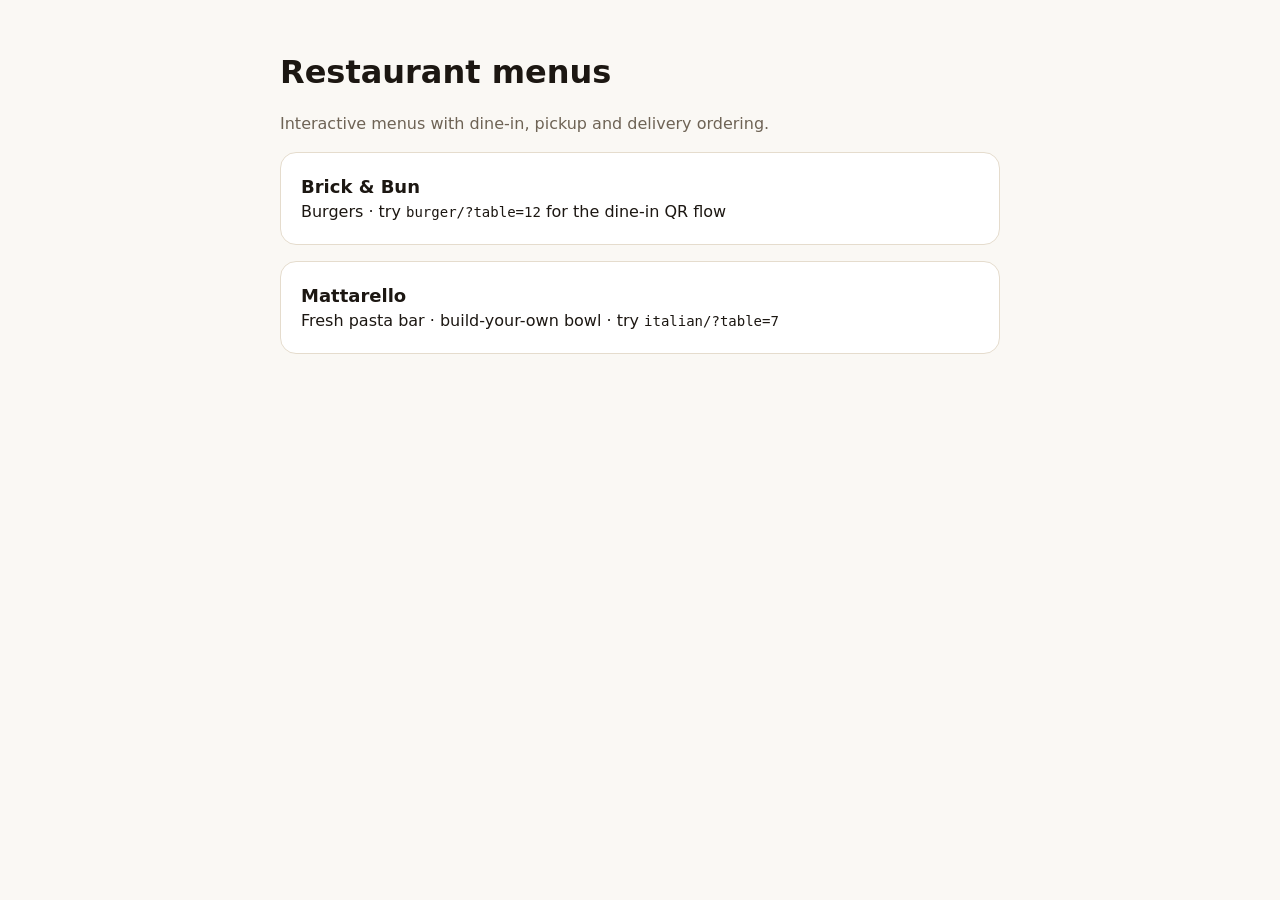
<file: index.html>
<!doctype html>
<html lang="en">
<head>
  <meta charset="utf-8">
  <meta name="color-scheme" content="only light">
  <meta name="viewport" content="width=device-width, initial-scale=1">
  <title>Menus</title>
  <style>
    :root { --bg: #FAF8F4; --ink: #1C1712; --muted: #6E6355; --line: #E5DCCD; --card: #fff; color-scheme: only light; }
    body { margin: 0; background: var(--bg); color: var(--ink); font: 16px/1.5 system-ui, sans-serif; }
    main { max-width: 720px; margin: 0 auto; padding: 48px 16px; display: grid; gap: 16px; }
    h1 { margin: 0; font-size: 32px; }
    p { margin: 0; color: var(--muted); }
    a.card { display: block; padding: 20px; border: 1px solid var(--line); border-radius: 16px; background: var(--card); color: inherit; text-decoration: none; }
    a.card:hover { border-color: var(--ink); }
    .card b { font-size: 18px; display: block; }
    .soon { opacity: .55; pointer-events: none; }
    code { font-size: 14px; }
  </style>
</head>
<body>
  <main>
    <h1>Restaurant menus</h1>
    <p>Interactive menus with dine-in, pickup and delivery ordering.</p>
    <a class="card" href="burger/"><b>Brick &amp; Bun</b><span>Burgers · try <code>burger/?table=12</code> for the dine-in QR flow</span></a>
    <a class="card" href="italian/"><b>Mattarello</b><span>Fresh pasta bar · build-your-own bowl · try <code>italian/?table=7</code></span></a>
  </main>
</body>
</html>
</file>
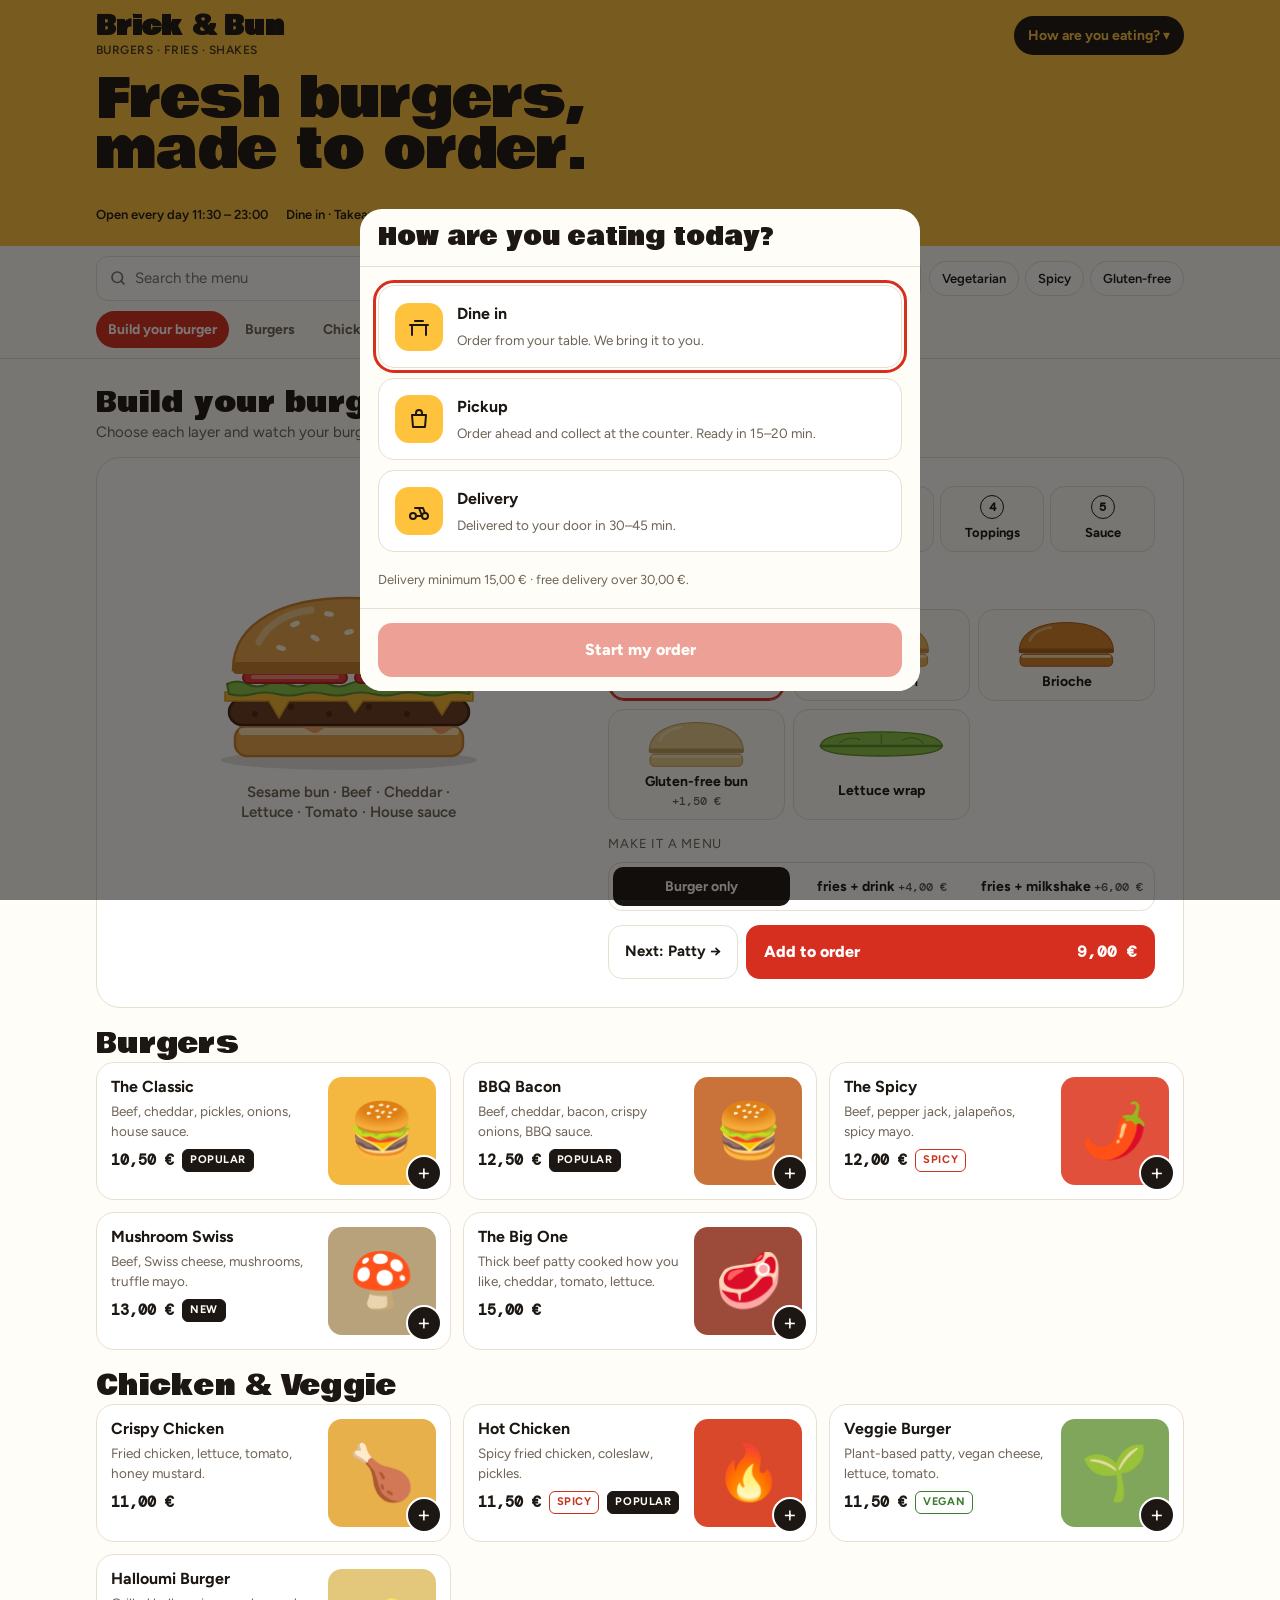
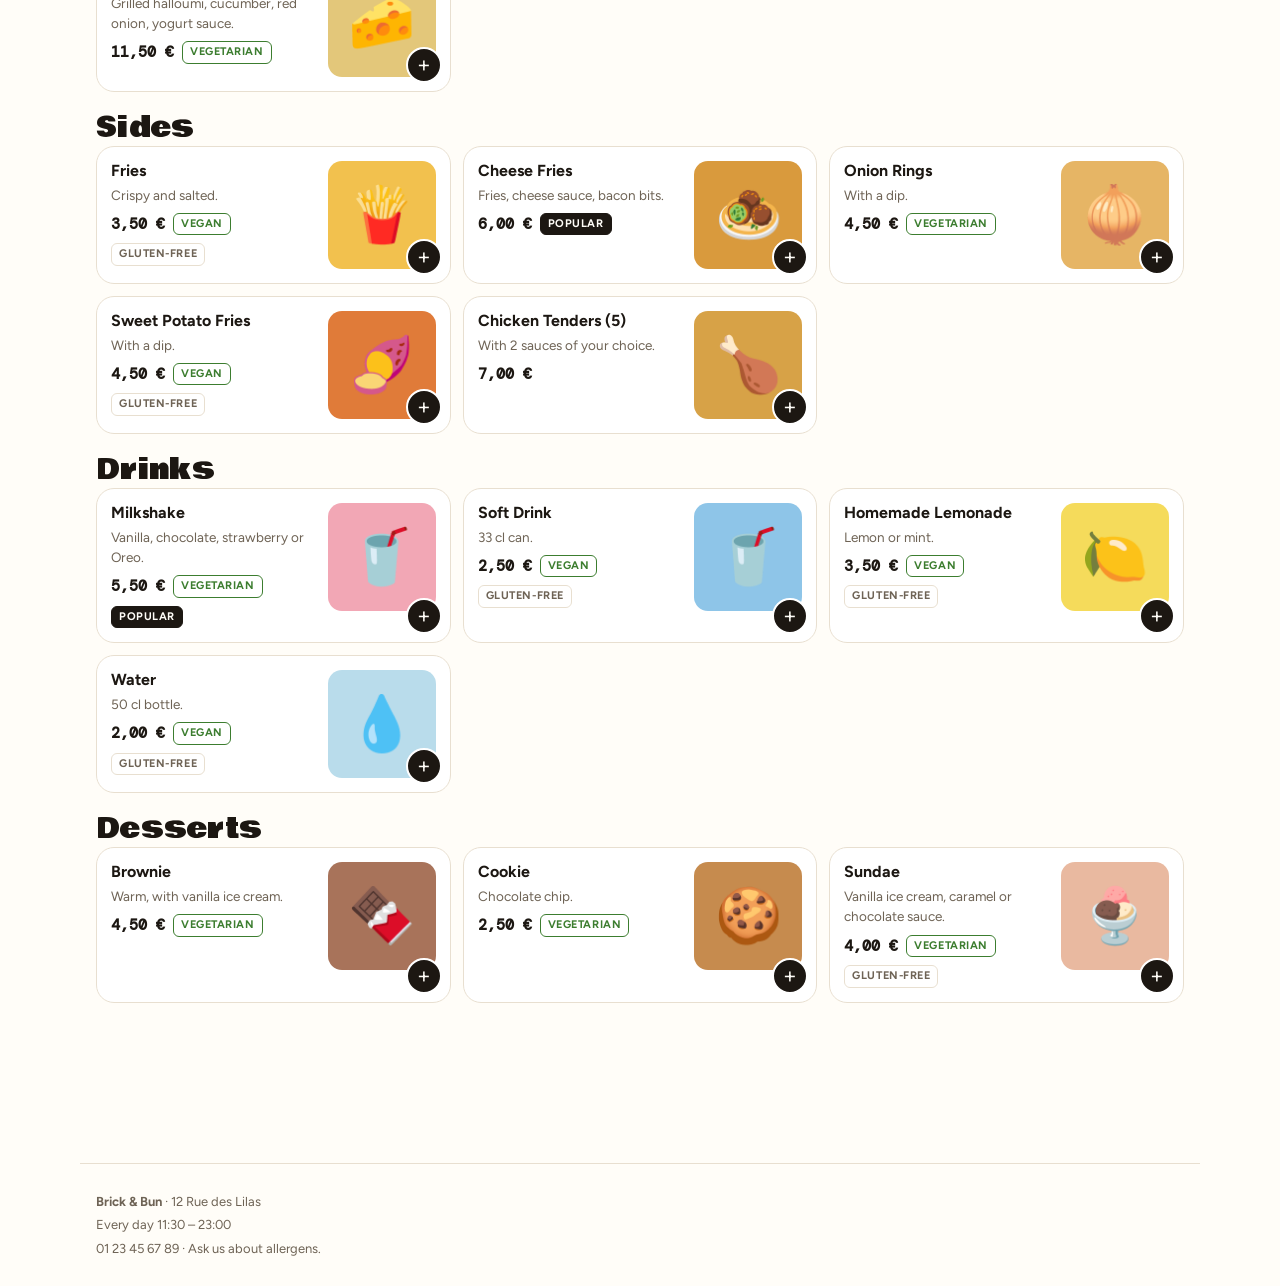
<file: burger/index.html>
<!doctype html>
<html lang="en">
<head>
  <meta charset="utf-8">
  <meta name="color-scheme" content="only light">
  <meta name="viewport" content="width=device-width, initial-scale=1, viewport-fit=cover">
  <title>Brick &amp; Bun</title>
  <meta name="description" content="Burger menu: order at your table, for takeaway or for delivery.">
  <link rel="preconnect" href="https://fonts.googleapis.com">
  <link rel="preconnect" href="https://fonts.gstatic.com" crossorigin>
  <link rel="stylesheet" href="https://fonts.googleapis.com/css2?family=Bowlby+One&family=Figtree:wght@400;500;600;700;800&family=DM+Mono:wght@400;500&display=swap">
  <style>
    /* Mustard band, black ink, red accent. */
    :root {
      --bg: #FFFDF8;
      --surface: #FFFFFF;
      --ink: #1C1712;
      --muted: #6E6355;
      --line: #E8DFD0;
      --brand: #FFC23D;
      --brand-ink: #1C1712;
      --accent: #D62F1F;
      --accent-ink: #FFFFFF;
      --good: #2E8540;
      --veg: #3C7D2F;
      --hot: #C8321E;
      --f-display: "Bowlby One", "Arial Black", Impact, sans-serif;
      --f-body: "Figtree", system-ui, -apple-system, "Segoe UI", sans-serif;
      --f-mono: "DM Mono", ui-monospace, "SFMono-Regular", Menlo, monospace;
      --radius: 18px;
      color-scheme: only light; /* never let the browser auto-darken the menu */
    }
  </style>
  <link rel="stylesheet" href="../shared/menu.css">
  <link rel="stylesheet" href="style.css">
</head>
<body>
  <div id="app"></div>
  <script src="data.js"></script>
  <script src="builder.js"></script>
  <script src="../shared/menu.js"></script>
</body>
</html>
</file>
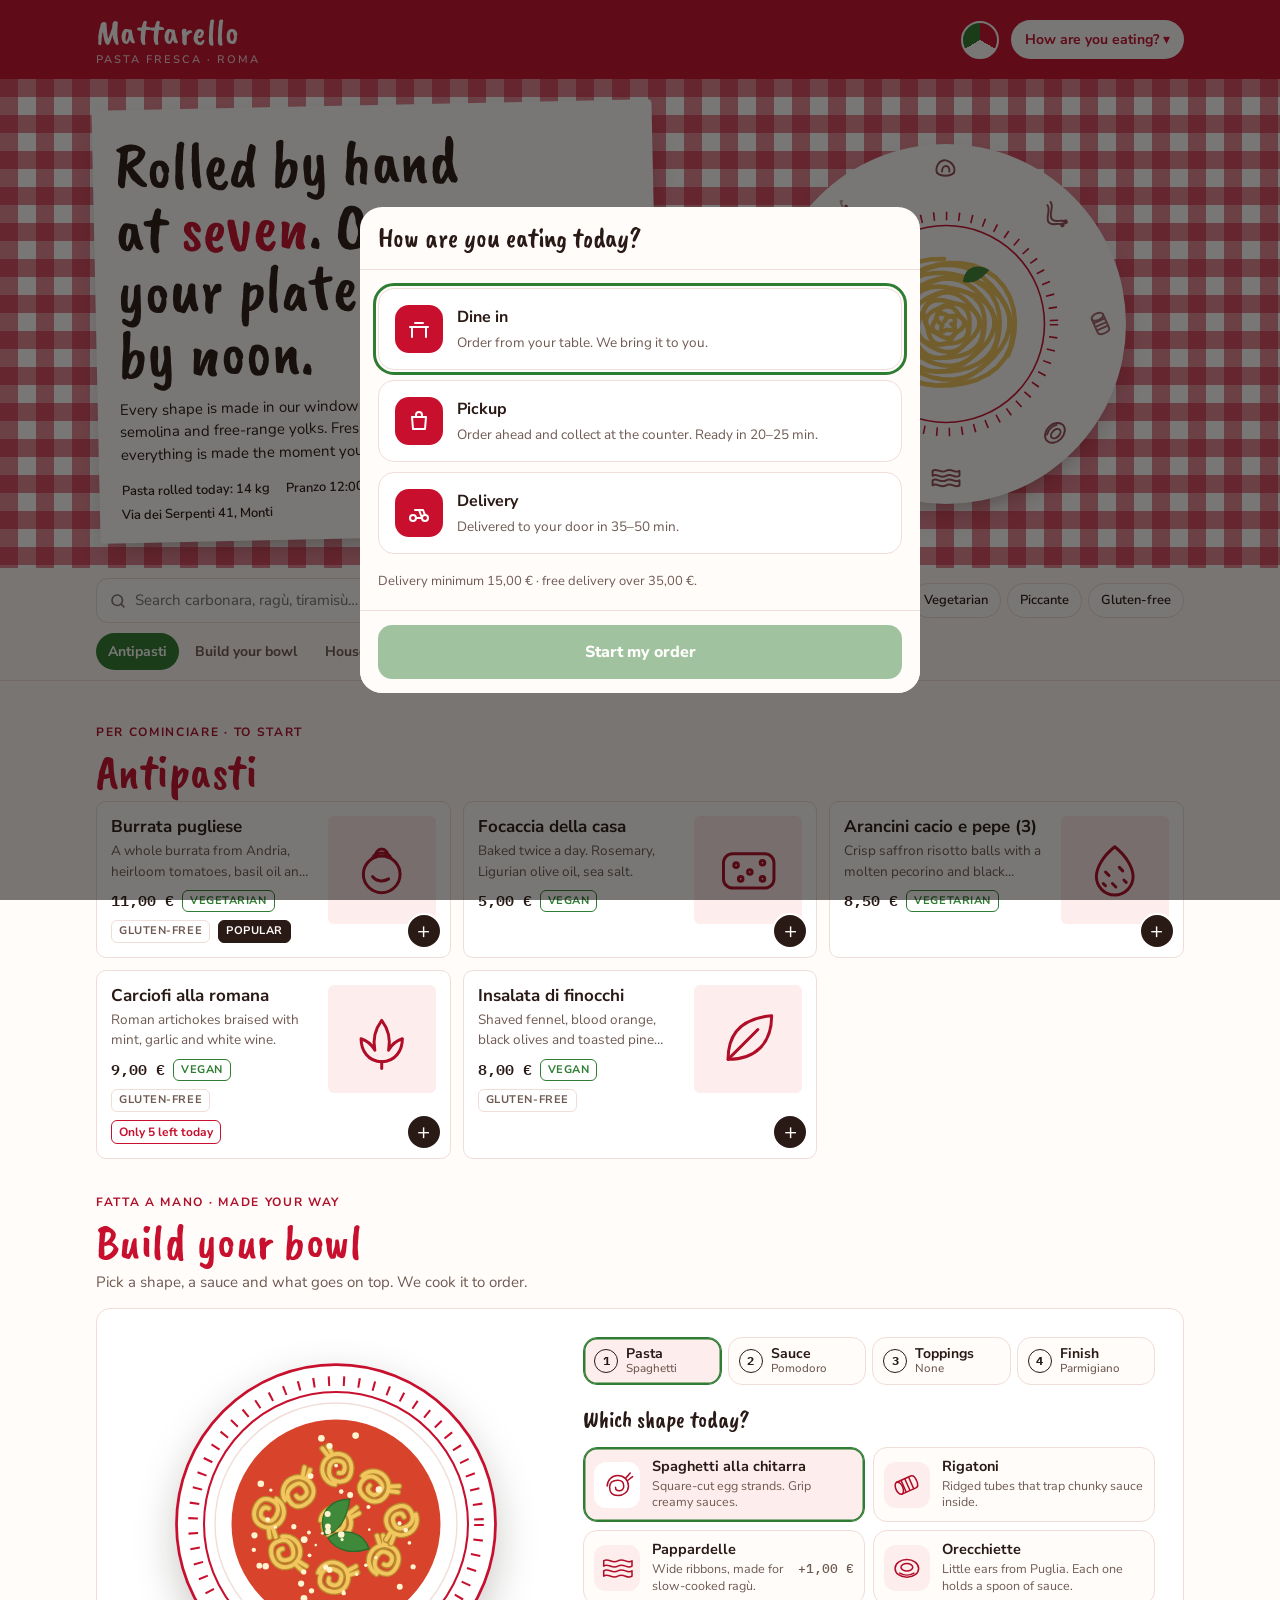
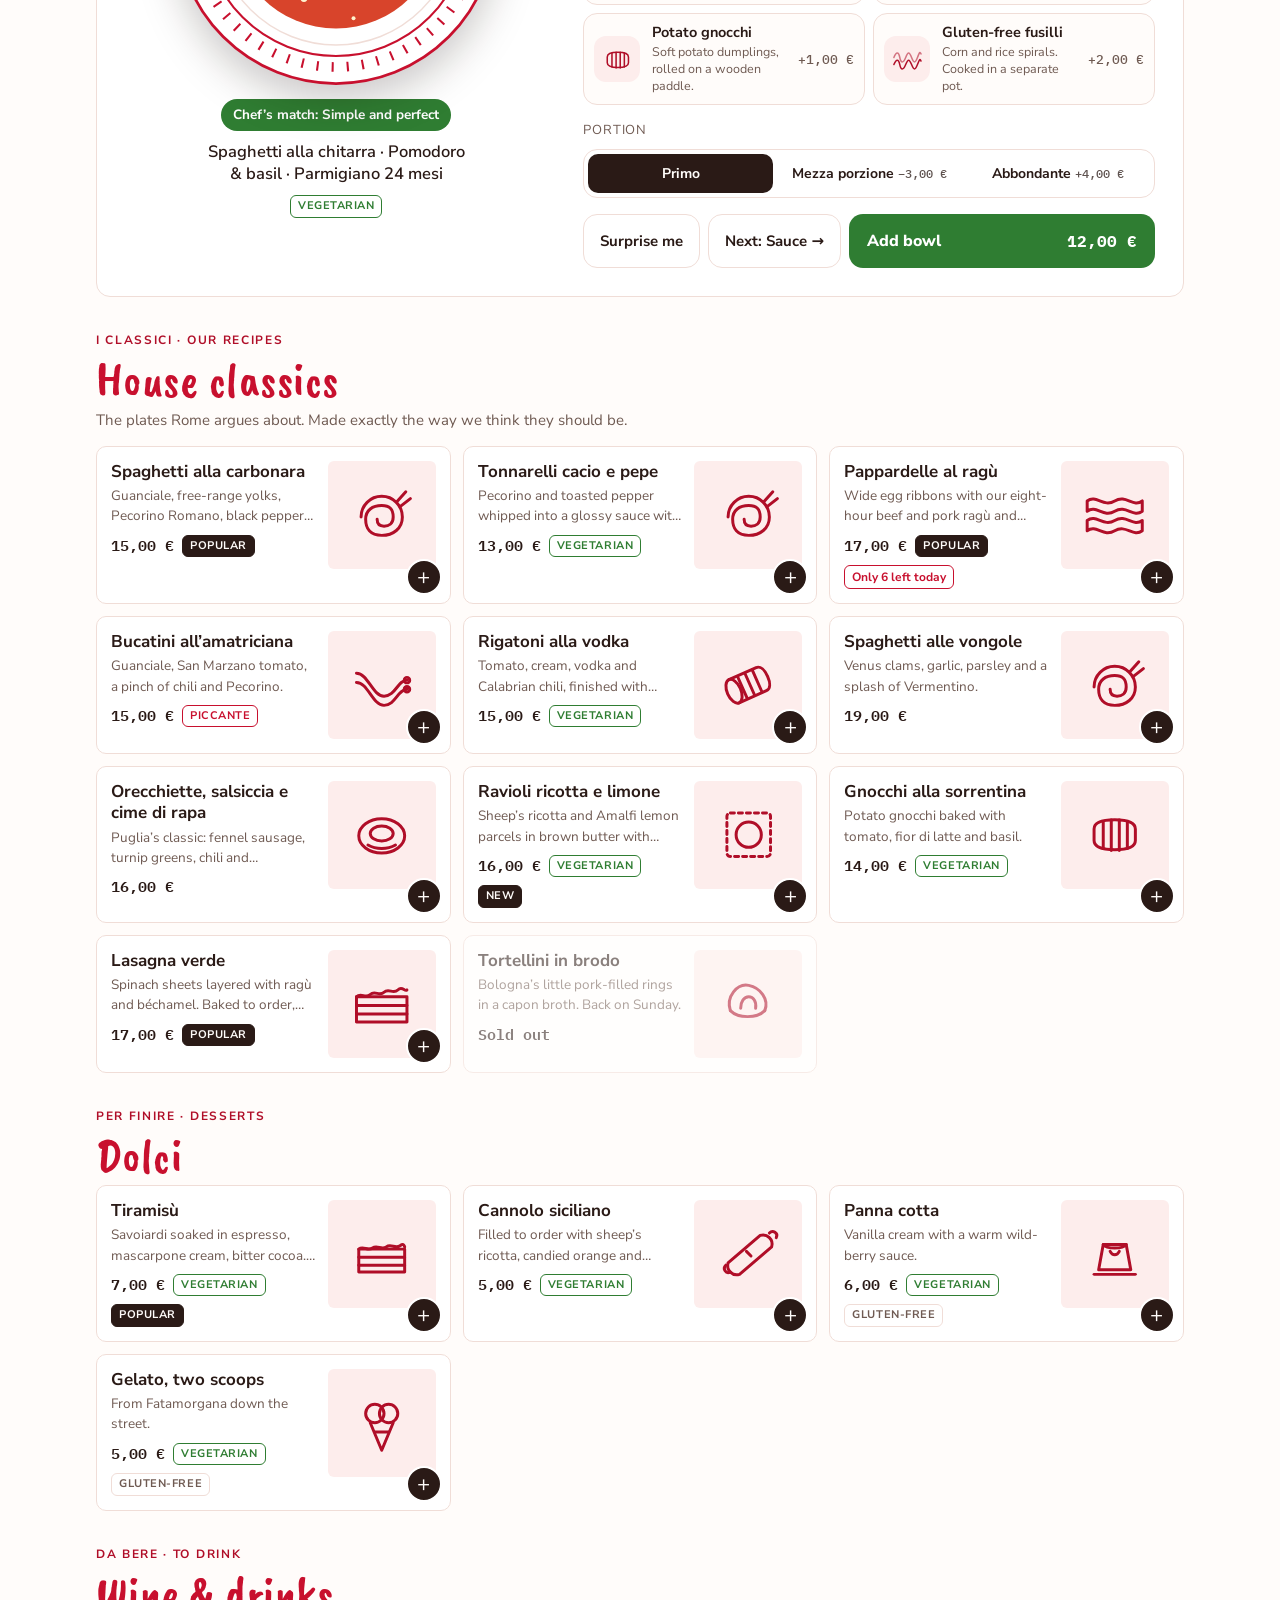
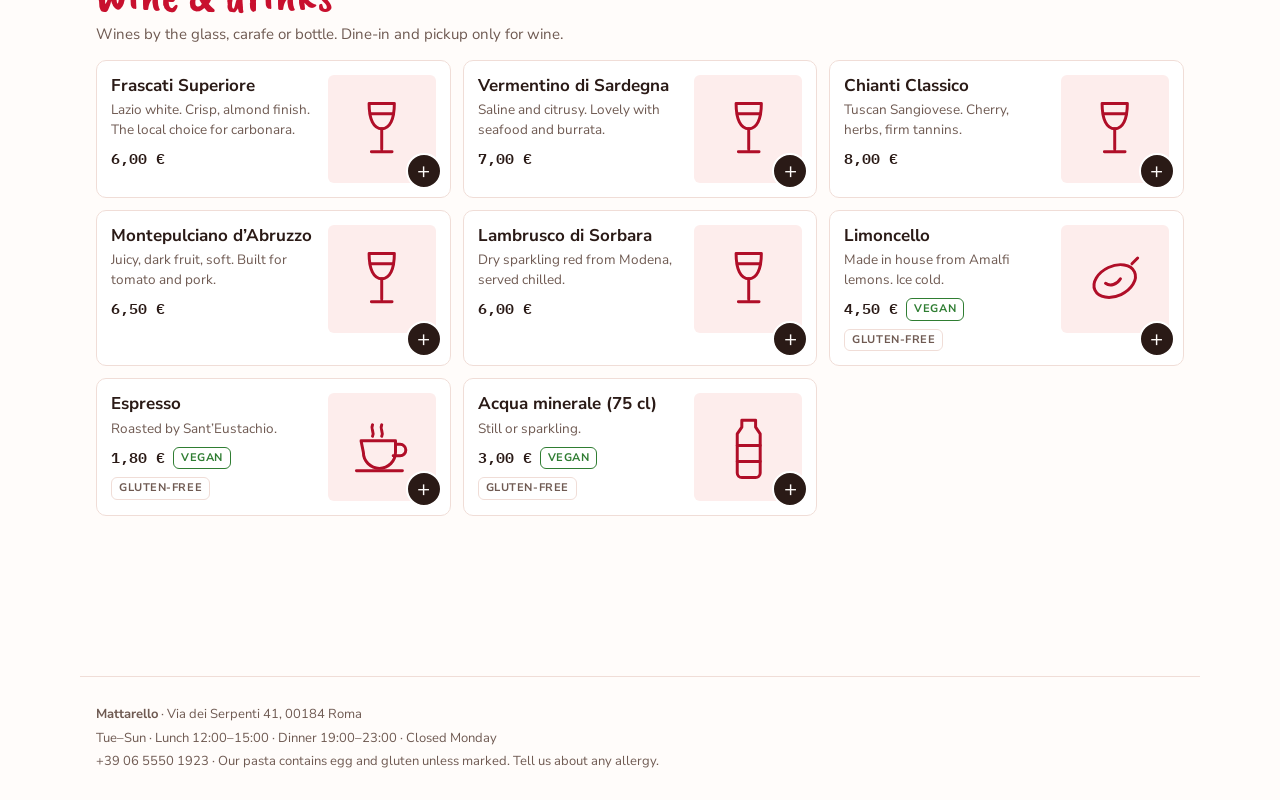
<file: italian/index.html>
<!doctype html>
<html lang="en" data-skin="nonna">
<head>
  <meta charset="utf-8">
  <meta name="color-scheme" content="only light">
  <meta name="viewport" content="width=device-width, initial-scale=1, viewport-fit=cover">
  <title>Mattarello Pasta Fresca</title>
  <meta name="description" content="Fresh pasta menu: build your own bowl and order at your table, for pickup or for delivery.">
  <link rel="preconnect" href="https://fonts.googleapis.com">
  <link rel="preconnect" href="https://fonts.gstatic.com" crossorigin>
  <link rel="stylesheet" href="https://fonts.googleapis.com/css2?family=Shrikhand&family=Outfit:wght@400;500;600;700;800&family=Caveat+Brush&family=Nunito+Sans:wght@400;600;700;800&family=Italiana&family=Jost:wght@400;500;600;700&family=IBM+Plex+Mono:wght@400;500;700&display=swap">
  <link rel="stylesheet" href="../shared/menu.css">
  <link rel="stylesheet" href="style.css">
</head>
<body>
  <div id="app"></div>
  <script src="data.js"></script>
  <script src="hero.js"></script>
  <script src="builder.js"></script>
  <script src="../shared/menu.js"></script>
</body>
</html>
</file>
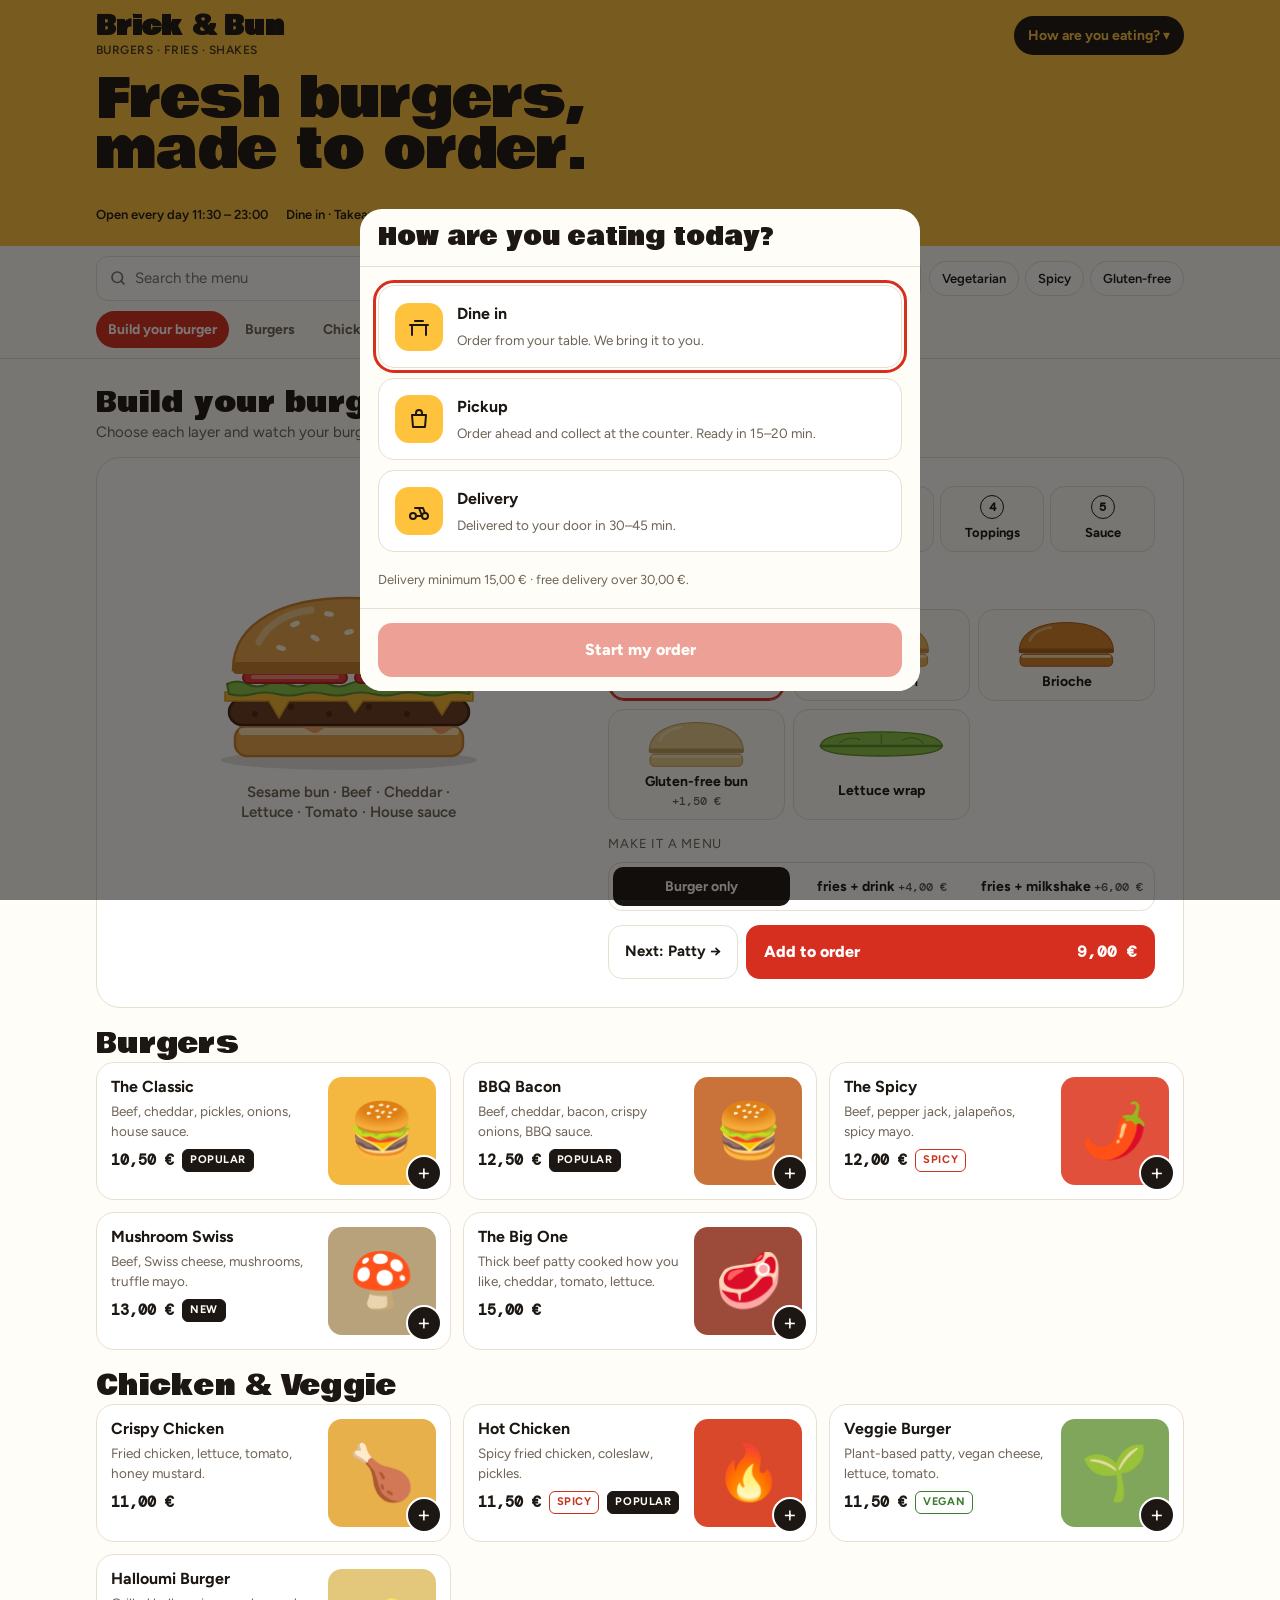
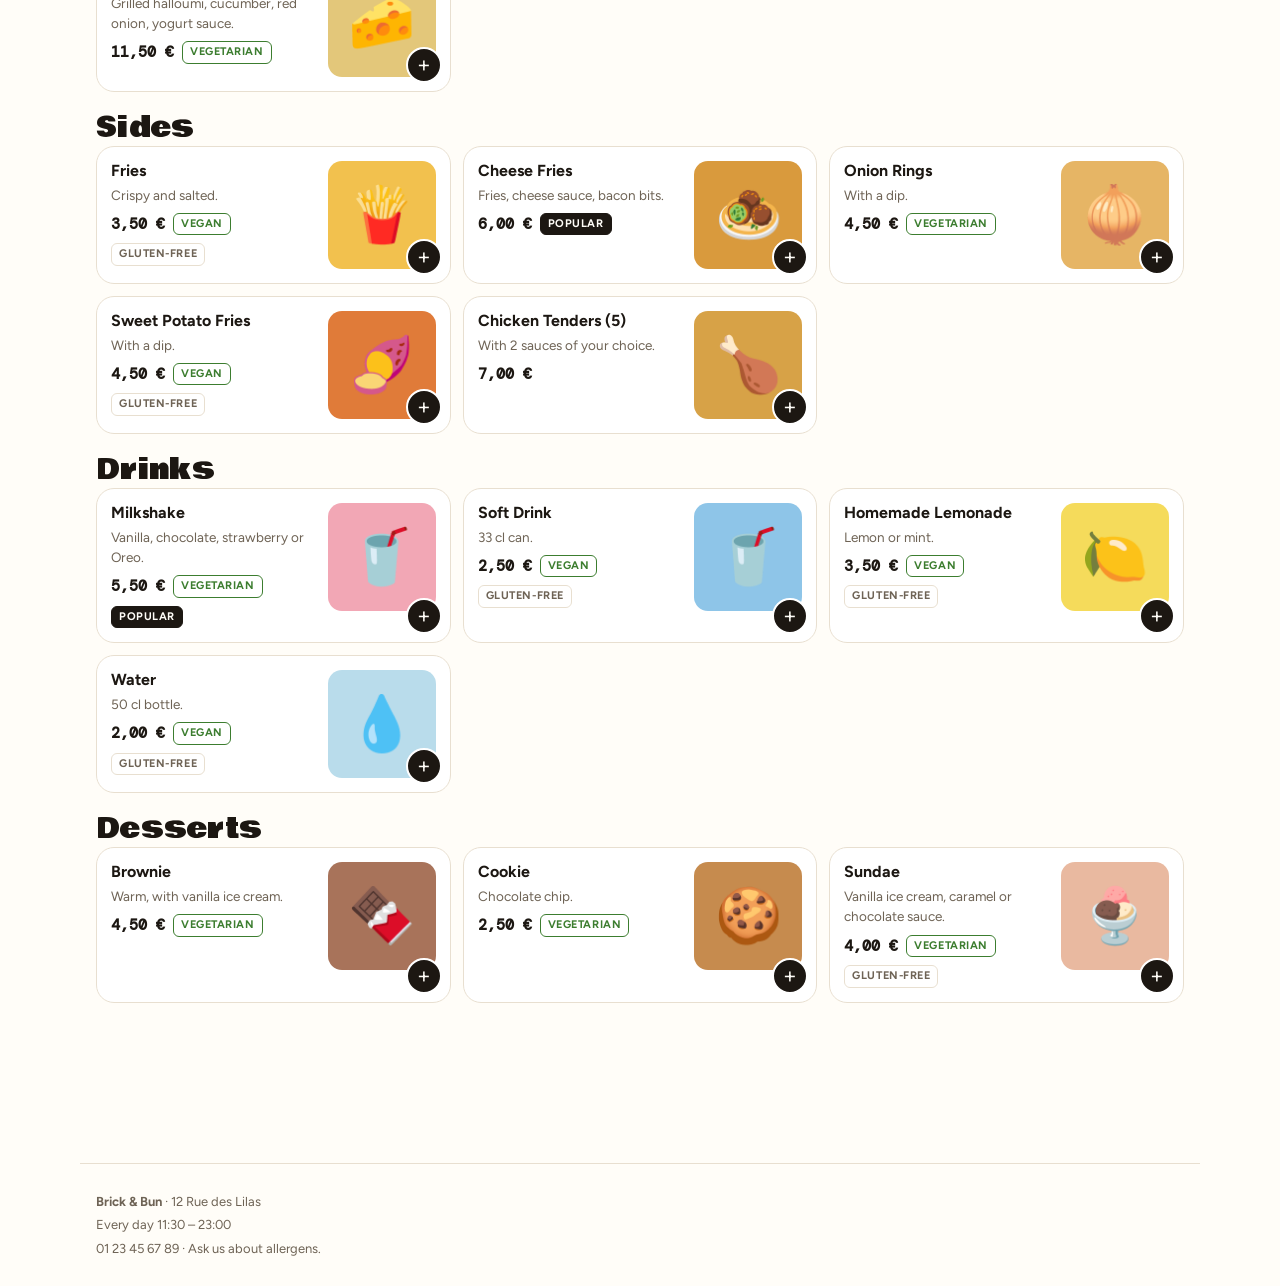
<file: share/brick-and-bun.html>
<!doctype html>
<html lang="en">
<head>
<meta charset="utf-8">
<meta name="color-scheme" content="only light">
<meta name="viewport" content="width=device-width, initial-scale=1, viewport-fit=cover">
<meta name="description" content="Brick & Bun burger menu">
<title>Brick &amp; Bun</title>
</head>
<body>
<link rel="stylesheet" href="https://fonts.googleapis.com/css2?family=Bowlby+One&family=Figtree:wght@400;500;600;700;800&family=DM+Mono:wght@400;500&display=swap">
<style>
    /* Mustard band, black ink, red accent. */
    :root {
      --bg: #FFFDF8;
      --surface: #FFFFFF;
      --ink: #1C1712;
      --muted: #6E6355;
      --line: #E8DFD0;
      --brand: #FFC23D;
      --brand-ink: #1C1712;
      --accent: #D62F1F;
      --accent-ink: #FFFFFF;
      --good: #2E8540;
      --veg: #3C7D2F;
      --hot: #C8321E;
      --f-display: "Bowlby One", "Arial Black", Impact, sans-serif;
      --f-body: "Figtree", system-ui, -apple-system, "Segoe UI", sans-serif;
      --f-mono: "DM Mono", ui-monospace, "SFMono-Regular", Menlo, monospace;
      --radius: 18px;
      color-scheme: only light; /* never let the browser auto-darken the menu */
    }
  </style>
<style>/* Menu engine styles. Each restaurant page defines the theme tokens
   (--bg, --surface, --ink, --muted, --line, --brand, --brand-ink,
   --accent, --accent-ink, --good, --veg, --hot, --f-display, --f-body,
   --f-mono, --radius) and this sheet builds everything from them. */

*, *::before, *::after { box-sizing: border-box; }
html { -webkit-text-size-adjust: 100%; scroll-padding-top: 170px; }
body {
  margin: 0;
  background: var(--bg);
  color: var(--ink);
  font: 15px/1.5 var(--f-body);
  -webkit-font-smoothing: antialiased;
}
button, input, textarea, select { font: inherit; color: inherit; }
button { cursor: pointer; }
img { max-width: 100%; display: block; }
[hidden] { display: none !important; }
:focus-visible { outline: 3px solid var(--accent); outline-offset: 2px; }
.sr-only { position: absolute; width: 1px; height: 1px; overflow: hidden; clip: rect(0 0 0 0); white-space: nowrap; }
.num { font-family: var(--f-mono); font-variant-numeric: tabular-nums; }

.wrap { max-width: 1120px; margin: 0 auto; padding-inline: 16px; }

/* ---------- Header ---------- */
.top {
  background: var(--brand);
  color: var(--brand-ink);
  padding-top: env(safe-area-inset-top, 0px);
}
.top .wrap { display: flex; align-items: center; gap: 12px; padding-block: 14px; flex-wrap: wrap; }
.logo { font-family: var(--f-display); font-size: 26px; line-height: 1; letter-spacing: .01em; margin: 0; }
.logo small { display: block; font-family: var(--f-body); font-size: 12px; letter-spacing: .04em; opacity: .8; margin-top: 4px; font-weight: 600; }
.mode-btn {
  margin-left: auto;
  display: inline-flex; align-items: center; gap: 8px;
  background: var(--brand-ink); color: var(--brand);
  border: 0; border-radius: 999px; padding: 9px 14px;
  font-weight: 700; font-size: 14px;
}
.mode-btn .dot { width: 8px; height: 8px; border-radius: 50%; background: var(--good); }

.hero { background: var(--brand); color: var(--brand-ink); padding-bottom: 22px; }
.hero .wrap { display: grid; gap: 6px; }
.hero h2 {
  font-family: var(--f-display); font-weight: 400;
  font-size: clamp(30px, 7vw, 54px); line-height: .95; margin: 4px 0 6px;
  text-wrap: balance; max-width: 16ch;
}
.hero p { margin: 0; max-width: 56ch; font-weight: 500; }
.facts { display: flex; flex-wrap: wrap; gap: 6px 18px; margin-top: 10px; font-size: 13px; font-weight: 600; }
.facts span { display: inline-flex; gap: 6px; align-items: center; }

/* Dine-in table banner */
.table-bar { background: var(--ink); color: var(--bg); }
.table-bar .wrap { display: flex; align-items: center; gap: 10px; padding-block: 10px; flex-wrap: wrap; font-size: 14px; }
.table-bar strong { font-family: var(--f-mono); }
.table-bar .actions { margin-left: auto; display: flex; gap: 8px; flex-wrap: wrap; }
.chip-btn {
  border: 1px solid currentColor; background: transparent; border-radius: 999px;
  padding: 6px 12px; font-size: 13px; font-weight: 600;
}

/* ---------- Sticky nav ---------- */
.nav {
  position: sticky; top: env(safe-area-inset-top, 0px); z-index: 20;
  background: var(--bg);
  border-bottom: 1px solid var(--line);
}
.nav .wrap { display: grid; gap: 10px; padding-block: 10px; }
.search-row { display: flex; gap: 8px; flex-wrap: wrap; align-items: center; }
.search {
  flex: 1 1 220px; min-width: 0;
  display: flex; align-items: center; gap: 8px;
  background: var(--surface); border: 1px solid var(--line); border-radius: 12px; padding: 0 12px;
}
.search input { border: 0; background: transparent; outline: 0; padding: 10px 0; width: 100%; min-width: 0; }
.search svg { flex: none; opacity: .6; }
.filters { display: flex; gap: 6px; flex-wrap: wrap; }
.filter {
  border: 1px solid var(--line); background: var(--surface); border-radius: 999px;
  padding: 7px 12px; font-size: 13px; font-weight: 600;
}
.filter[aria-pressed="true"] { background: var(--ink); color: var(--bg); border-color: var(--ink); }
.cats { display: flex; gap: 4px; overflow-x: auto; scrollbar-width: none; margin-inline: -16px; padding-inline: 16px; }
.cats::-webkit-scrollbar { display: none; }
.cat {
  flex: none; border: 0; background: transparent; padding: 8px 12px; border-radius: 999px;
  font-weight: 700; font-size: 14px; color: var(--muted); white-space: nowrap;
}
.cat[aria-current="true"] { background: var(--accent); color: var(--accent-ink); }

/* ---------- Menu ---------- */
main { padding-block: 8px 120px; }
.section { padding-top: 22px; }
.section h3 {
  font-family: var(--f-display); font-weight: 400; font-size: 28px; line-height: 1;
  margin: 0 0 4px; letter-spacing: .01em;
}
.section > p { margin: 0 0 14px; color: var(--muted); }
.grid { display: grid; gap: 12px; grid-template-columns: repeat(auto-fill, minmax(min(100%, 330px), 1fr)); }

.card {
  position: relative; display: grid; grid-template-columns: 1fr 108px; gap: 12px;
  background: var(--surface); border: 1px solid var(--line); border-radius: var(--radius);
  padding: 14px; text-align: left; transition: transform .15s ease, border-color .15s ease;
}
.card:hover { border-color: var(--ink); }
.card.sold { opacity: .55; }
.card-open { all: unset; position: absolute; inset: 0; border-radius: var(--radius); cursor: pointer; }
.card-open:focus-visible { outline: 3px solid var(--accent); outline-offset: 2px; }
.card-body { min-width: 0; display: grid; gap: 4px; align-content: start; }
.card h4 { margin: 0; font-size: 16px; line-height: 1.25; }
.card .desc { margin: 0; color: var(--muted); font-size: 13.5px; display: -webkit-box; -webkit-line-clamp: 2; -webkit-box-orient: vertical; overflow: hidden; }
.card .meta { display: flex; align-items: center; gap: 8px; flex-wrap: wrap; margin-top: 4px; }
.price { font-family: var(--f-mono); font-variant-numeric: tabular-nums; font-weight: 600; }
.tile {
  width: 108px; height: 108px; border-radius: calc(var(--radius) - 4px);
  background: var(--tile, var(--brand)); display: grid; place-items: center;
  font-size: 54px; line-height: 1; overflow: hidden;
}
.tile img { width: 100%; height: 100%; object-fit: cover; }
.add {
  position: absolute; right: 8px; bottom: 8px; z-index: 1;
  width: 36px; height: 36px; border-radius: 50%; border: 2px solid var(--surface);
  background: var(--ink); color: var(--bg); font-size: 22px; line-height: 1; display: grid; place-items: center;
}
.in-cart {
  position: absolute; left: -6px; top: -6px; z-index: 1;
  min-width: 24px; height: 24px; padding: 0 6px; border-radius: 999px;
  background: var(--accent); color: var(--accent-ink); font: 700 12px/24px var(--f-mono); text-align: center;
}

.tag { font-size: 11px; font-weight: 700; letter-spacing: .05em; text-transform: uppercase; padding: 2px 7px; border-radius: 6px; border: 1px solid var(--line); color: var(--muted); }
.tag.veg, .tag.vegan { color: var(--veg); border-color: currentColor; }
.tag.spicy { color: var(--hot); border-color: currentColor; }
.tag.popular, .tag.new { background: var(--ink); color: var(--bg); border-color: var(--ink); }

.empty { text-align: center; padding: 60px 16px; color: var(--muted); }
.empty strong { display: block; color: var(--ink); font-size: 18px; margin-bottom: 4px; }

/* ---------- Floating cart bar ---------- */
.cartbar {
  position: fixed; left: 0; right: 0; bottom: 0; z-index: 30;
  padding: 12px 16px calc(12px + env(safe-area-inset-bottom, 0px));
  pointer-events: none;
}
.cartbar button {
  pointer-events: auto;
  max-width: 560px; width: 100%; margin: 0 auto; display: flex; align-items: center; gap: 12px;
  background: var(--accent); color: var(--accent-ink); border: 0; border-radius: 16px;
  padding: 14px 18px; font-weight: 700; font-size: 16px;
  box-shadow: 0 10px 30px -10px rgba(0,0,0,.45);
}
.cartbar .count { background: var(--accent-ink); color: var(--accent); border-radius: 8px; padding: 2px 8px; font-family: var(--f-mono); }
.cartbar .total { margin-left: auto; font-family: var(--f-mono); }
.cartbar.bump button { animation: bump .35s ease; }
@keyframes bump { 40% { transform: scale(1.04); } }

/* ---------- Sheets (dialogs) ---------- */
dialog.sheet {
  border: 0; padding: 0; margin: auto auto 0; width: 100%; max-width: 560px;
  max-height: 92vh; max-height: 92dvh;
  background: var(--bg); color: var(--ink);
  border-radius: 22px 22px 0 0;
  display: flex; flex-direction: column;
  overflow: hidden;
}
dialog.sheet:not([open]) { display: none; }
dialog.sheet::backdrop { background: rgba(10, 8, 6, .55); }
dialog.sheet[open] { animation: rise .25s ease; }
@keyframes rise { from { transform: translateY(40px); opacity: 0; } }
@media (min-width: 720px) {
  dialog.sheet { margin: auto; border-radius: 22px; }
}
.sheet-head { display: flex; align-items: center; gap: 12px; padding: 16px 18px; border-bottom: 1px solid var(--line); }
.sheet-head h2 { margin: 0; font-family: var(--f-display); font-weight: 400; font-size: 24px; line-height: 1.05; }
.x { margin-left: auto; width: 36px; height: 36px; border-radius: 50%; border: 1px solid var(--line); background: var(--surface); font-size: 18px; line-height: 1; flex: none; }
.sheet-body { overflow-y: auto; padding: 18px; display: grid; gap: 18px; overscroll-behavior: contain; }
.sheet-foot { padding: 14px 18px calc(14px + env(safe-area-inset-bottom, 0px)); border-top: 1px solid var(--line); display: flex; gap: 10px; align-items: center; background: var(--bg); }

.primary {
  flex: 1; border: 0; border-radius: 14px; padding: 15px 18px;
  background: var(--accent); color: var(--accent-ink); font-weight: 800; font-size: 16px;
  display: flex; justify-content: space-between; gap: 12px; align-items: center;
}
.primary:disabled { opacity: .45; cursor: not-allowed; }
.primary.center { justify-content: center; }
.ghost { border: 1px solid var(--line); background: var(--surface); border-radius: 14px; padding: 14px 16px; font-weight: 700; }

/* Item sheet */
.item-hero { display: grid; grid-template-columns: 1fr; gap: 12px; }
.item-hero .tile { width: 100%; height: 180px; font-size: 96px; }
.item-hero p { margin: 0; color: var(--muted); }
.item-hero .meta { display: flex; gap: 8px; flex-wrap: wrap; align-items: center; }
fieldset { border: 0; padding: 0; margin: 0; display: grid; gap: 6px; }
legend { font-weight: 800; font-size: 15px; padding: 0; margin-bottom: 6px; display: flex; gap: 8px; align-items: center; width: 100%; }
legend .req { font-size: 11px; font-weight: 700; text-transform: uppercase; letter-spacing: .05em; padding: 2px 7px; border-radius: 6px; background: var(--surface); border: 1px solid var(--line); color: var(--muted); }
legend .req.need { background: var(--accent); color: var(--accent-ink); border-color: var(--accent); }
.choice {
  display: flex; align-items: center; gap: 12px; padding: 11px 12px;
  background: var(--surface); border: 1px solid var(--line); border-radius: 12px; cursor: pointer;
}
.choice:has(input:checked) { border-color: var(--ink); box-shadow: inset 0 0 0 1px var(--ink); }
.choice:has(input:disabled) { opacity: .5; cursor: not-allowed; }
.choice input { accent-color: var(--accent); width: 18px; height: 18px; margin: 0; flex: none; }
.choice span:first-of-type { flex: 1; min-width: 0; }
.choice .delta { font-family: var(--f-mono); font-size: 13px; color: var(--muted); }
textarea, .field input, .field select {
  width: 100%; border: 1px solid var(--line); background: var(--surface); border-radius: 12px; padding: 11px 12px; outline: 0;
}
textarea { resize: vertical; min-height: 64px; }
textarea:focus, .field input:focus, .field select:focus { border-color: var(--ink); }

.stepper { display: inline-flex; align-items: center; border: 1px solid var(--line); border-radius: 12px; background: var(--surface); }
.stepper button { width: 40px; height: 44px; border: 0; background: transparent; font-size: 20px; }
.stepper output { min-width: 26px; text-align: center; font-family: var(--f-mono); font-weight: 700; }
.stepper.sm button { width: 32px; height: 34px; font-size: 17px; }

/* Cart */
.lines { display: grid; gap: 2px; }
.line { display: grid; grid-template-columns: 1fr auto; gap: 6px 12px; padding: 12px 0; border-bottom: 1px dashed var(--line); }
.line h4 { margin: 0; font-size: 15px; }
.line .opts { margin: 2px 0 0; font-size: 13px; color: var(--muted); }
.line .row { grid-column: 1 / -1; display: flex; align-items: center; gap: 10px; }
.line .edit { border: 0; background: none; padding: 0; text-decoration: underline; font-size: 13px; color: var(--muted); }
.line .price { margin-left: auto; }
.upsell { display: grid; gap: 8px; }
.upsell h5, .block-title { margin: 0; font-size: 13px; text-transform: uppercase; letter-spacing: .06em; color: var(--muted); }
.upsell-row { display: flex; gap: 8px; overflow-x: auto; padding-bottom: 4px; }
.mini { flex: none; display: flex; align-items: center; gap: 10px; padding: 8px 12px 8px 8px; background: var(--surface); border: 1px solid var(--line); border-radius: 14px; text-align: left; }
.mini .tile { width: 44px; height: 44px; font-size: 24px; border-radius: 10px; }
.mini b { display: block; font-size: 14px; }
.mini small { font-family: var(--f-mono); color: var(--muted); }

.seg { display: grid; grid-auto-flow: column; grid-auto-columns: 1fr; gap: 4px; padding: 4px; background: var(--surface); border: 1px solid var(--line); border-radius: 14px; }
.seg button { border: 0; background: transparent; border-radius: 10px; padding: 9px 6px; font-weight: 700; font-size: 14px; }
.seg button[aria-pressed="true"] { background: var(--ink); color: var(--bg); }

.promo { display: flex; gap: 8px; }
.promo input { flex: 1; min-width: 0; border: 1px solid var(--line); background: var(--surface); border-radius: 12px; padding: 10px 12px; text-transform: uppercase; }
.promo button { border: 1px solid var(--ink); background: transparent; border-radius: 12px; padding: 0 14px; font-weight: 700; }
.hint { font-size: 13px; color: var(--muted); margin: 0; }
.hint.ok { color: var(--good); font-weight: 600; }
.hint.err { color: var(--hot); font-weight: 600; }

.totals { display: grid; gap: 6px; font-size: 14px; }
.totals div { display: flex; justify-content: space-between; gap: 12px; }
.totals dd, .totals dt { margin: 0; }
.totals dd { font-family: var(--f-mono); font-variant-numeric: tabular-nums; }
.totals .grand { font-weight: 800; font-size: 17px; padding-top: 8px; border-top: 1px solid var(--line); }
.totals .save dd { color: var(--good); }

/* Mode chooser */
.modes { display: grid; gap: 10px; }
.mode {
  display: grid; grid-template-columns: 48px 1fr; gap: 4px 14px; align-items: center; text-align: left;
  padding: 16px; border-radius: 16px; border: 1px solid var(--line); background: var(--surface);
}
.mode[aria-pressed="true"] { border-color: var(--ink); box-shadow: inset 0 0 0 1px var(--ink); }
.mode .ico { grid-row: span 2; width: 48px; height: 48px; border-radius: 14px; background: var(--brand); color: var(--brand-ink); display: grid; place-items: center; }
.mode b { font-size: 16px; }
.mode span { color: var(--muted); font-size: 13.5px; }

/* Checkout form */
.form { display: grid; gap: 14px; }
.field { display: grid; gap: 6px; }
.field label, .field .lbl { font-weight: 700; font-size: 14px; }
.field .opt { font-weight: 500; color: var(--muted); }
.two { display: grid; gap: 14px; grid-template-columns: repeat(auto-fit, minmax(180px, 1fr)); }
.field input:invalid:not(:placeholder-shown) { border-color: var(--hot); }
.notice { padding: 12px 14px; border-radius: 12px; background: var(--surface); border: 1px dashed var(--line); font-size: 13.5px; color: var(--muted); }

/* Confirmation ticket */
.ticket {
  background: var(--surface); border: 1px solid var(--line); border-radius: 6px;
  padding: 18px; font-family: var(--f-mono); font-size: 13px;
  -webkit-mask: radial-gradient(circle 7px at 50% 0, #0000 98%, #000) 50% 0 / 18px 100% repeat-x;
          mask: radial-gradient(circle 7px at 50% 0, #0000 98%, #000) 50% 0 / 18px 100% repeat-x;
}
.ticket .big { font-family: var(--f-display); font-size: 40px; line-height: 1; margin: 6px 0; }
.ticket hr { border: 0; border-top: 1px dashed var(--line); margin: 12px 0; }
.ticket .tl { display: flex; justify-content: space-between; gap: 10px; }
.ticket .tl span:first-child { min-width: 0; }
.ticket .sub { color: var(--muted); padding-left: 2ch; }
.steps { list-style: none; margin: 0; padding: 0; display: grid; gap: 0; }
.steps li { display: grid; grid-template-columns: 24px 1fr; gap: 12px; align-items: start; padding-bottom: 14px; position: relative; color: var(--muted); }
.steps li::before { content: ""; width: 14px; height: 14px; border-radius: 50%; border: 2px solid var(--line); background: var(--bg); margin: 4px 0 0 4px; z-index: 1; }
.steps li::after { content: ""; position: absolute; left: 11px; top: 20px; bottom: 0; width: 2px; background: var(--line); }
.steps li:last-child::after { display: none; }
.steps li.done, .steps li.now { color: var(--ink); }
.steps li.done::before { background: var(--good); border-color: var(--good); }
.steps li.now::before { border-color: var(--accent); background: var(--accent); box-shadow: 0 0 0 5px color-mix(in srgb, var(--accent) 25%, transparent); }
.steps b { display: block; }
.steps small { font-size: 12.5px; }

.toast {
  position: fixed; left: 50%; bottom: calc(92px + env(safe-area-inset-bottom, 0px)); z-index: 60;
  transform: translateX(-50%) translateY(20px); opacity: 0; pointer-events: none;
  background: var(--ink); color: var(--bg); padding: 11px 16px; border-radius: 12px; font-weight: 600; font-size: 14px;
  transition: .25s ease; max-width: calc(100% - 32px); text-align: center;
}
.toast.show { opacity: 1; transform: translateX(-50%); }

.foot { color: var(--muted); font-size: 13px; padding-block: 28px; border-top: 1px solid var(--line); margin-top: 40px; display: grid; gap: 4px; }

/* ---------- Optional features ---------- */
.skin-btn {
  margin-left: auto; flex: none; width: 38px; height: 38px; border-radius: 50%;
  border: 2px solid var(--brand-ink);
  background: conic-gradient(var(--c1, #ccc) 0 33.3%, var(--c2, #999) 0 66.6%, var(--c3, #666) 0);
}
.skin-btn + .mode-btn { margin-left: 0; }
.skins { display: grid; gap: 10px; }
.skin-opt { display: grid; grid-template-columns: 64px 1fr; gap: 14px; align-items: center; text-align: left; padding: 12px; border-radius: 16px; border: 1px solid var(--line); background: var(--surface); }
.skin-opt[aria-pressed="true"] { border-color: var(--ink); box-shadow: inset 0 0 0 1.5px var(--ink); }
.skin-strip { display: grid; grid-template-columns: repeat(3, 1fr); height: 64px; border-radius: 12px; overflow: hidden; box-shadow: inset 0 0 0 1px rgba(0,0,0,.12); }
.skin-txt { display: grid; gap: 2px; min-width: 0; }
.skin-txt b { font-size: 16px; }
.skin-txt small { color: var(--muted); font-size: 13px; }
.hero .wrap.has-art { grid-template-columns: 1fr; align-items: center; }
.hero-copy { display: grid; gap: 6px; min-width: 0; }
.hero-art { position: relative; min-width: 0; }
@media (min-width: 820px) { .hero .wrap.has-art { grid-template-columns: 1.1fr .9fr; gap: 32px; } }
.kicker { display: block; font-size: 12px; font-weight: 700; letter-spacing: .14em; text-transform: uppercase; color: var(--muted); margin-bottom: 6px; }
.tag.left { color: var(--hot); border-color: currentColor; text-transform: none; letter-spacing: 0; font-size: 12px; }
.tile.has-icon svg { width: 68%; height: 68%; }
.mini .tile.has-icon svg { width: 80%; height: 80%; }
.pair { display: grid; gap: 8px; }
.guests-row { display: flex; align-items: center; gap: 12px; flex-wrap: wrap; }
.pair-btn { width: 100%; }
.pair-btn > span:nth-child(2) { flex: 1; min-width: 0; }
.pair-add { font-weight: 800; font-size: 13px; padding: 6px 12px; border-radius: 999px; background: var(--ink); color: var(--bg); }
.pair-btn:disabled .pair-add { background: var(--good); color: var(--surface); }

@supports (animation-timeline: view()) {
  @media (prefers-reduced-motion: no-preference) {
    .card { animation: reveal linear both; animation-timeline: view(); animation-range: entry 0% entry 45%; }
  }
}
@keyframes reveal { from { opacity: .15; transform: translateY(28px) scale(.97); } }

@media (prefers-reduced-motion: reduce) {
  *, *::before, *::after { animation: none !important; transition: none !important; }
}
</style>
<style>/* Build your burger */
.bb {
  display: grid; gap: 20px; grid-template-columns: 1fr;
  background: var(--surface); border: 1px solid var(--line); border-radius: 24px; padding: 16px;
}
@media (min-width: 880px) {
  .bb { grid-template-columns: minmax(300px, .9fr) 1.1fr; gap: 36px; padding: 28px; }
  .bb-stage { position: sticky; top: 190px; align-self: start; }
}
.bb-stage { display: grid; justify-items: center; gap: 8px; text-align: center; min-width: 0; }
.bb-svg { width: min(100%, 300px); height: auto; display: block; overflow: visible; }
@media (max-width: 520px) { .bb-svg { width: min(78%, 250px); } }
.bb-shadow { fill: var(--ink); opacity: .12; }
.bb-layer { transition: transform .38s cubic-bezier(.3, .8, .4, 1); }
.bb-summary { margin: 0; font-weight: 600; font-size: 15px; line-height: 1.35; max-width: 34ch; text-wrap: balance; color: var(--muted); }

.bb-panel { display: grid; gap: 14px; min-width: 0; align-content: start; }
.bb-steps { display: grid; grid-template-columns: repeat(5, 1fr); gap: 6px; }
.bb-tab {
  display: grid; justify-items: center; gap: 4px; padding: 8px 2px; min-width: 0;
  border: 1px solid var(--line); background: var(--bg); border-radius: 14px; font-weight: 700; font-size: 13px;
}
.bb-tab .n { width: 24px; height: 24px; border-radius: 50%; display: grid; place-items: center; font: 700 12px/1 var(--f-mono); border: 1.5px solid currentColor; }
.bb-tab .t { max-width: 100%; overflow: hidden; text-overflow: ellipsis; white-space: nowrap; }
.bb-tab.done .n { background: var(--ink); color: var(--bg); border-color: var(--ink); }
.bb-tab[aria-selected="true"] { border-color: var(--accent); box-shadow: inset 0 0 0 1.5px var(--accent); }
.bb-q { margin: 0; display: flex; justify-content: space-between; align-items: baseline; gap: 12px; font-family: var(--f-display); font-size: 22px; }
.bb-q .hint { font-family: var(--f-body); }
.bb-chips { display: grid; gap: 8px; grid-template-columns: repeat(auto-fill, minmax(min(46%, 150px), 1fr)); margin-top: 10px; }
.bb-chip {
  display: grid; justify-items: center; gap: 2px; text-align: center; padding: 10px 8px; min-width: 0;
  border: 1px solid var(--line); background: var(--bg); border-radius: 16px;
  transition: transform .12s ease, border-color .15s ease;
}
.bb-chip:hover:not(:disabled) { border-color: var(--ink); }
.bb-chip:active:not(:disabled) { transform: scale(.96); }
.bb-chip:disabled { opacity: .4; cursor: not-allowed; }
.bb-chip[aria-pressed="true"] { border-color: var(--accent); box-shadow: inset 0 0 0 2px var(--accent); background: var(--surface); }
.bb-chip .art { width: 100%; height: 52px; display: grid; place-items: center; }
.bb-chip .art svg { width: 86%; height: 100%; }
.bb-none { font-size: 26px; color: var(--muted); }
.bb-chip b { font-size: 14px; line-height: 1.2; }
.bb-chip small { font: 500 12px var(--f-mono); color: var(--muted); }
.bb-meal { display: grid; gap: 8px; }
.bb-meal .seg small { font-family: var(--f-mono); font-weight: 500; opacity: .75; }
.bb-foot { display: flex; flex-wrap: wrap; gap: 8px; }
.bb-foot .primary { flex: 1 1 200px; }

/* Phones: keep the burger pinned under the menu bar while choosing. */
@media (max-width: 879px) {
  .bb-stage {
    position: sticky; top: var(--bb-top, 150px); z-index: 5;
    margin: -16px -16px 0; padding: 10px 16px 8px;
    background: var(--surface); border-bottom: 1px solid var(--line); border-radius: 24px 24px 0 0;
  }
  .bb-svg { width: auto; height: 170px; max-width: 100%; }
  .bb-summary { font-size: 13px; display: -webkit-box; -webkit-line-clamp: 2; -webkit-box-orient: vertical; overflow: hidden; }
}
</style>
<div id="app"></div>
<script>// Brick & Bun: menu data. Edit this file to change dishes, prices and options.
// Option groups: type 'single' (radio) or 'multi' (checkbox), `required`, `max`,
// and per-choice `price` deltas. `prefix` renders e.g. "No pickles" on the ticket.

const MEAL = {
  id: 'meal', name: 'Make it a menu', type: 'single', required: true,
  choices: [
    { id: 'none', name: 'Burger only', hidden: true },
    { id: 'fries-drink', name: 'With fries + drink', price: 4 },
    { id: 'fries-shake', name: 'With fries + milkshake', price: 6 },
  ],
};
const BUN = {
  id: 'bun', name: 'Bun', type: 'single', required: true,
  choices: [
    { id: 'classic', name: 'Classic bun', hidden: true },
    { id: 'brioche', name: 'Brioche' },
    { id: 'gf', name: 'Gluten-free bun', price: 1.5 },
    { id: 'lettuce', name: 'Lettuce (no bun)' },
  ],
};
const PATTIES = {
  id: 'patties', name: 'Patties', type: 'single', required: true,
  choices: [
    { id: 'single', name: 'Single', price: -2.5 },
    { id: 'double', name: 'Double', default: true, hidden: true },
    { id: 'triple', name: 'Triple', price: 3 },
  ],
};
const EXTRAS = {
  id: 'extras', name: 'Extras', type: 'multi', max: 4,
  choices: [
    { id: 'bacon', name: 'Bacon', price: 2 },
    { id: 'cheese', name: 'Extra cheese', price: 1 },
    { id: 'egg', name: 'Egg', price: 1.5 },
    { id: 'avo', name: 'Avocado', price: 2 },
    { id: 'jalapeno', name: 'Jalapeños', price: 1 },
    { id: 'onion', name: 'Caramelized onions', price: 1 },
  ],
};
const hold = (...names) => ({
  id: 'hold', name: 'Remove', type: 'multi', prefix: 'No',
  choices: names.map((n) => ({ id: n.toLowerCase().replace(/\W+/g, '-'), name: n })),
});

window.RESTAURANT = {
  id: 'brick-and-bun',
  name: 'Brick & Bun',
  kicker: 'BURGERS · FRIES · SHAKES',
  tagline: 'Fresh burgers, made to order.',
  intro: '',
  facts: ['Open every day 11:30 – 23:00', 'Dine in · Takeaway · Delivery'],
  address: '12 Rue des Lilas',
  hours: 'Every day 11:30 – 23:00',
  phone: '01 23 45 67 89',
  allergyNote: 'Ask us about allergens.',
  searchHint: 'the menu',
  currency: 'EUR',
  locale: 'fr-FR',
  taxRate: 0,
  taxNote: 'Prices include VAT.',
  tips: false,
  orderPrefix: 'B',
  cookingStep: 'On the grill',
  modes: { dinein: true, pickup: true, delivery: true },
  prepTime: { pickup: '15–20 min', delivery: '30–45 min' },
  deliveryFee: 2.5,
  freeDeliveryOver: 30,
  minDelivery: 15,
  promos: {
    BURGER10: { type: 'percent', value: 10, label: '10% off' },
  },
  promoHint: 'Code',
  // Set this to your backend URL to receive orders as JSON (POST).
  orderEndpoint: null,
  upsellTitle: 'Add a side',
  upsell: ['fries', 'onion-rings', 'shake', 'lemonade'],

  categories: [
    {
      id: 'build', name: 'Build your burger', type: 'builder',
      blurb: 'Choose each layer and watch your burger come together.',
      items: [
        {
          id: 'custom', name: 'Your burger', price: 9, emoji: '🍔', tile: '#F4B740',
          desc: 'Built your way.',
          options: [
            { id: 'bun', name: 'Bun', type: 'single', required: true, choices: [
              { id: 'sesame', name: 'Sesame bun' },
              { id: 'classic', name: 'Classic bun' },
              { id: 'brioche', name: 'Brioche' },
              { id: 'gf', name: 'Gluten-free bun', price: 1.5 },
              { id: 'lettuce', name: 'Lettuce wrap' },
            ] },
            { id: 'patty', name: 'Patty', type: 'single', required: true, choices: [
              { id: 'beef', name: 'Beef' },
              { id: 'double', name: 'Double beef', price: 3 },
              { id: 'chicken', name: 'Crispy chicken', price: 0.5 },
              { id: 'veggie', name: 'Veggie', price: 1 },
              { id: 'halloumi', name: 'Halloumi', price: 1 },
            ] },
            { id: 'cheese', name: 'Cheese', type: 'single', required: true, choices: [
              { id: 'cheddar', name: 'Cheddar' },
              { id: 'swiss', name: 'Swiss', price: 0.5 },
              { id: 'pepperjack', name: 'Pepper jack', price: 0.5 },
              { id: 'vegan', name: 'Vegan cheese', price: 0.5 },
              { id: 'none', name: 'No cheese' },
            ] },
            { id: 'toppings', name: 'Toppings', type: 'multi', max: 6, choices: [
              { id: 'lettuce', name: 'Lettuce', default: true },
              { id: 'tomato', name: 'Tomato', default: true },
              { id: 'onion', name: 'Onion' },
              { id: 'pickles', name: 'Pickles' },
              { id: 'bacon', name: 'Bacon', price: 2 },
              { id: 'egg', name: 'Egg', price: 1.5 },
              { id: 'avocado', name: 'Avocado', price: 2 },
              { id: 'jalapeno', name: 'Jalapeños', price: 1 },
              { id: 'caramelized', name: 'Caramelized onions', price: 1 },
            ] },
            { id: 'sauce', name: 'Sauce', type: 'single', required: true, choices: [
              { id: 'house', name: 'House sauce' },
              { id: 'ketchup', name: 'Ketchup' },
              { id: 'mayo', name: 'Mayo' },
              { id: 'bbq', name: 'BBQ' },
              { id: 'spicy', name: 'Spicy mayo' },
              { id: 'none', name: 'No sauce' },
            ] },
            MEAL,
          ],
        },
      ],
    },
    {
      id: 'burgers', name: 'Burgers',
      items: [
        {
          id: 'classic', name: 'The Classic', price: 10.5, emoji: '🍔', tile: '#F4B740',
          desc: 'Beef, cheddar, pickles, onions, house sauce.',
          tags: ['popular'],
          options: [PATTIES, BUN, EXTRAS, hold('Pickles', 'Onions', 'Sauce'), MEAL],
        },
        {
          id: 'bbq', name: 'BBQ Bacon', price: 12.5, emoji: '🍔', tile: '#C9733B',
          desc: 'Beef, cheddar, bacon, crispy onions, BBQ sauce.',
          tags: ['popular'],
          options: [PATTIES, BUN, EXTRAS, hold('Crispy onions', 'BBQ sauce'), MEAL],
        },
        {
          id: 'spicy', name: 'The Spicy', price: 12, emoji: '🌶️', tile: '#E0503A',
          desc: 'Beef, pepper jack, jalapeños, spicy mayo.',
          tags: ['spicy'],
          options: [PATTIES, BUN, EXTRAS, hold('Jalapeños', 'Spicy mayo'), MEAL],
        },
        {
          id: 'mushroom', name: 'Mushroom Swiss', price: 13, emoji: '🍄', tile: '#B8A27C',
          desc: 'Beef, Swiss cheese, mushrooms, truffle mayo.',
          tags: ['new'],
          options: [PATTIES, BUN, EXTRAS, hold('Mushrooms', 'Truffle mayo'), MEAL],
        },
        {
          id: 'big', name: 'The Big One', price: 15, emoji: '🥩', tile: '#9C4A3A',
          desc: 'Thick beef patty cooked how you like, cheddar, tomato, lettuce.',
          askOptions: true,
          options: [
            {
              id: 'temp', name: 'Cooking', type: 'single', required: true,
              choices: [
                { id: 'rare', name: 'Rare' },
                { id: 'medium', name: 'Medium', default: true },
                { id: 'well', name: 'Well done' },
              ],
            },
            BUN, EXTRAS, MEAL,
          ],
        },
      ],
    },
    {
      id: 'chicken-veggie', name: 'Chicken & Veggie',
      items: [
        {
          id: 'chicken', name: 'Crispy Chicken', price: 11, emoji: '🍗', tile: '#E8B04B',
          desc: 'Fried chicken, lettuce, tomato, honey mustard.',
          options: [BUN, EXTRAS, hold('Honey mustard', 'Tomato'), MEAL],
        },
        {
          id: 'hot-chicken', name: 'Hot Chicken', price: 11.5, emoji: '🔥', tile: '#D9482B',
          desc: 'Spicy fried chicken, coleslaw, pickles.',
          tags: ['spicy', 'popular'],
          askOptions: true,
          options: [
            {
              id: 'heat', name: 'Spice level', type: 'single', required: true,
              choices: [
                { id: 'mild', name: 'Mild' },
                { id: 'medium', name: 'Medium', default: true },
                { id: 'hot', name: 'Hot' },
              ],
            },
            BUN, hold('Coleslaw', 'Pickles'), MEAL,
          ],
        },
        {
          id: 'veggie', name: 'Veggie Burger', price: 11.5, emoji: '🌱', tile: '#7FA65A',
          desc: 'Plant-based patty, vegan cheese, lettuce, tomato.',
          tags: ['vegan'],
          options: [BUN, hold('Tomato', 'Lettuce'), MEAL],
        },
        {
          id: 'halloumi', name: 'Halloumi Burger', price: 11.5, emoji: '🧀', tile: '#E3C77A',
          desc: 'Grilled halloumi, cucumber, red onion, yogurt sauce.',
          tags: ['veg'],
          options: [BUN, hold('Red onion', 'Yogurt sauce'), MEAL],
        },
      ],
    },
    {
      id: 'sides', name: 'Sides',
      items: [
        {
          id: 'fries', name: 'Fries', price: 3.5, emoji: '🍟', tile: '#F2C14E',
          desc: 'Crispy and salted.',
          tags: ['vegan', 'gf'],
          options: [
            { id: 'size', name: 'Size', type: 'single', required: true, choices: [{ id: 'reg', name: 'Regular', hidden: true }, { id: 'lg', name: 'Large', price: 1.5 }] },
          ],
        },
        {
          id: 'cheese-fries', name: 'Cheese Fries', price: 6, emoji: '🧆', tile: '#D99A3D',
          desc: 'Fries, cheese sauce, bacon bits.',
          tags: ['popular'],
        },
        {
          id: 'onion-rings', name: 'Onion Rings', price: 4.5, emoji: '🧅', tile: '#E6B565',
          desc: 'With a dip.',
          tags: ['veg'],
        },
        {
          id: 'sweet', name: 'Sweet Potato Fries', price: 4.5, emoji: '🍠', tile: '#E07B39',
          desc: 'With a dip.',
          tags: ['vegan', 'gf'],
        },
        {
          id: 'tenders', name: 'Chicken Tenders (5)', price: 7, emoji: '🍗', tile: '#D7A247',
          desc: 'With 2 sauces of your choice.',
          askOptions: true,
          options: [
            { id: 'dip', name: 'Pick 2 sauces', type: 'multi', required: true, max: 2, choices: [
              { id: 'bbq', name: 'BBQ' }, { id: 'honey', name: 'Honey mustard' },
              { id: 'ketchup', name: 'Ketchup' }, { id: 'mayo', name: 'Mayo' }, { id: 'spicy', name: 'Spicy mayo' },
            ] },
          ],
        },
      ],
    },
    {
      id: 'drinks', name: 'Drinks',
      items: [
        {
          id: 'shake', name: 'Milkshake', price: 5.5, emoji: '🥤', tile: '#F2A7B5',
          desc: 'Vanilla, chocolate, strawberry or Oreo.',
          tags: ['veg', 'popular'],
          askOptions: true,
          options: [
            { id: 'flavor', name: 'Flavor', type: 'single', required: true, choices: [
              { id: 'vanilla', name: 'Vanilla' }, { id: 'choc', name: 'Chocolate' },
              { id: 'straw', name: 'Strawberry' }, { id: 'oreo', name: 'Oreo', price: 0.5 },
            ] },
          ],
        },
        {
          id: 'soda', name: 'Soft Drink', price: 2.5, emoji: '🥤', tile: '#8EC5E8',
          desc: '33 cl can.',
          tags: ['vegan', 'gf'],
          askOptions: true,
          options: [
            { id: 'which', name: 'Choose', type: 'single', required: true, choices: [
              { id: 'coke', name: 'Coca-Cola' }, { id: 'zero', name: 'Coca-Cola Zero' }, { id: 'sprite', name: 'Sprite' }, { id: 'fanta', name: 'Fanta' },
            ] },
          ],
        },
        {
          id: 'lemonade', name: 'Homemade Lemonade', price: 3.5, emoji: '🍋', tile: '#F5DB5B',
          desc: 'Lemon or mint.',
          tags: ['vegan', 'gf'],
          options: [
            { id: 'style', name: 'Flavor', type: 'single', required: true, choices: [
              { id: 'lemon', name: 'Lemon', hidden: true }, { id: 'mint', name: 'Mint' },
            ] },
          ],
        },
        {
          id: 'water', name: 'Water', price: 2, emoji: '💧', tile: '#B9DCEB',
          desc: '50 cl bottle.',
          tags: ['vegan', 'gf'],
          askOptions: true,
          options: [
            { id: 'type', name: 'Type', type: 'single', required: true, choices: [{ id: 'still', name: 'Still' }, { id: 'sparkling', name: 'Sparkling' }] },
          ],
        },
      ],
    },
    {
      id: 'dessert', name: 'Desserts',
      items: [
        {
          id: 'brownie', name: 'Brownie', price: 4.5, emoji: '🍫', tile: '#A8735A',
          desc: 'Warm, with vanilla ice cream.',
          tags: ['veg'],
        },
        {
          id: 'cookie', name: 'Cookie', price: 2.5, emoji: '🍪', tile: '#C68B4E',
          desc: 'Chocolate chip.',
          tags: ['veg'],
        },
        {
          id: 'sundae', name: 'Sundae', price: 4, emoji: '🍨', tile: '#E9B9A0',
          desc: 'Vanilla ice cream, caramel or chocolate sauce.',
          tags: ['veg', 'gf'],
          options: [
            { id: 'sauce', name: 'Sauce', type: 'single', required: true, choices: [{ id: 'caramel', name: 'Caramel', hidden: true }, { id: 'choc', name: 'Chocolate' }] },
          ],
        },
      ],
    },
  ],
};
</script>
<script>// "Build your burger": pick each layer and watch the burger stack up.
// Plugs into the menu engine through RESTAURANT.builder(host, api).
window.RESTAURANT.builder = (host, api) => {
  const { money, esc, addToCart, unitPrice } = api;
  const item = api.items.get('custom');
  const G = Object.fromEntries(item.options.map((g) => [g.id, g]));
  const choices = api.defaultChoices(item);
  const pick = (gid) => G[gid].choices.find((c) => c.id === choices[gid][0]);
  const reduce = matchMedia('(prefers-reduced-motion: reduce)').matches;
  const $ = (s) => host.querySelector(s);
  const $$ = (s) => [...host.querySelectorAll(s)];
  const NS = 'http://www.w3.org/2000/svg';

  const STEPS = [
    { id: 'bun', title: 'Bun', q: 'Pick your bun' },
    { id: 'patty', title: 'Patty', q: 'What goes inside?' },
    { id: 'cheese', title: 'Cheese', q: 'Which cheese?' },
    { id: 'toppings', title: 'Toppings', q: 'Add your toppings' },
    { id: 'sauce', title: 'Sauce', q: 'And the sauce?' },
  ];
  let step = 0;

  // ---------- layer drawings (side view, 300 wide, each drawn from y = 0 down) ----------
  const BUN = { sesame: ['#E9A84C', '#C9822C'], classic: ['#EDB560', '#C98E3A'], brioche: ['#D9822B', '#A95E17'], gf: ['#E8CB8C', '#BF9F5E'] };
  const segs = (x0, x1, amp, n) => {
    const w = (x1 - x0) / n;
    let d = '';
    for (let i = 0; i < n; i++) d += ` q${w / 2} ${i % 2 ? amp : -amp} ${w} 0`;
    return d;
  };
  const wave = (x0, x1, y, amp, n) => `M${x0} ${y}${segs(x0, x1, amp, n)}`;
  const leaf = (y, h) => `<path d="M28 ${y + 3}${segs(28, 272, 5, 12)} L270 ${y + h}${segs(270, 30, 3, 10)} Z" fill="#8BC34A" stroke="#5E8F2A" stroke-width="2" stroke-linejoin="round"/>`;
  const L = {
    bunTop: (b) => b === 'lettuce'
      ? { h: 26, svg: `<path d="M34 26C40 4 90 0 150 0s110 4 116 26z" fill="#8BC34A" stroke="#5E8F2A" stroke-width="2.5"/><path d="M70 22c10-10 30-14 40-6M150 4v20M190 16c10-8 30-6 40 6" fill="none" stroke="#5E8F2A" stroke-width="2"/>` }
      : { h: 76, svg: `<path d="M34 72C34 22 88 0 150 0s116 22 116 72z" fill="${BUN[b][0]}" stroke="${BUN[b][1]}" stroke-width="2.5"/><path d="M60 44c8-18 30-30 52-32" fill="none" stroke="#FFFFFF" stroke-opacity=".35" stroke-width="7" stroke-linecap="round"/><rect x="34" y="64" width="232" height="12" rx="4" fill="${BUN[b][1]}"/>${b === 'sesame' ? [[96, 26, -20], [130, 16, 10], [168, 18, -8], [204, 30, 25], [116, 40, 30], [150, 34, -15], [186, 46, 5], [82, 50, 15], [222, 52, -25]].map(([x, y, r]) => `<ellipse cx="${x}" cy="${y}" rx="5" ry="2.6" transform="rotate(${r} ${x} ${y})" fill="#FFF6DD"/>`).join('') : ''}` },
    bunBottom: (b) => b === 'lettuce'
      ? { h: 18, svg: `<path d="M34 0h232c-6 14-50 18-116 18S40 14 34 0z" fill="#8BC34A" stroke="#5E8F2A" stroke-width="2.5"/>` }
      : { h: 30, svg: `<rect x="36" y="0" width="228" height="30" rx="12" fill="${BUN[b][0]}" stroke="${BUN[b][1]}" stroke-width="2.5"/><rect x="40" y="2" width="220" height="7" rx="3.5" fill="#FBE3B6"/>` },
    patty: (p) => ({
      beef: { h: 26, svg: `<rect x="30" y="0" width="240" height="26" rx="13" fill="#6B3A22" stroke="#3F2112" stroke-width="2.5"/>${[56, 92, 130, 170, 208, 242].map((x, i) => `<circle cx="${x}" cy="${i % 2 ? 8 : 15}" r="3" fill="#4A2715"/>`).join('')}` },
      double: { h: 26, svg: `<rect x="30" y="0" width="240" height="26" rx="13" fill="#6B3A22" stroke="#3F2112" stroke-width="2.5"/>${[62, 104, 148, 190, 236].map((x, i) => `<circle cx="${x}" cy="${i % 2 ? 9 : 16}" r="3" fill="#4A2715"/>`).join('')}` },
      chicken: { h: 30, svg: `<path d="M32 15c0-9 6-15 18-15h200c12 0 18 6 18 15s-6 15-18 15H50c-12 0-18-6-18-15z" fill="#D9993A" stroke="#A86A1C" stroke-width="2.5"/>${[50, 78, 108, 140, 172, 204, 236].map((x, i) => `<circle cx="${x}" cy="${i % 2 ? 9 : 19}" r="4" fill="#E9B65C"/>`).join('')}` },
      veggie: { h: 24, svg: `<rect x="32" y="0" width="236" height="24" rx="12" fill="#7A8F3C" stroke="#55682A" stroke-width="2.5"/>${[60, 98, 140, 182, 224].map((x, i) => `<circle cx="${x}" cy="${i % 2 ? 8 : 15}" r="3.5" fill="#C9A13B"/>`).join('')}` },
      halloumi: { h: 20, svg: `<rect x="40" y="0" width="220" height="20" rx="6" fill="#F3E7C4" stroke="#C8B07A" stroke-width="2.5"/>${[70, 110, 150, 190, 230].map((x) => `<path d="M${x - 12} 17l18-14" stroke="#9C6A2E" stroke-width="3.5" stroke-linecap="round"/>`).join('')}` },
    })[p],
    cheese: (c) => {
      const col = { cheddar: '#F5B731', swiss: '#F4E3A1', pepperjack: '#F2D27A', vegan: '#F0C96B' }[c];
      const extra = c === 'swiss' ? '<circle cx="90" cy="4" r="2.5" fill="#D8C27A"/><circle cx="190" cy="5" r="2" fill="#D8C27A"/>' : c === 'pepperjack' ? '<circle cx="80" cy="4" r="1.6" fill="#D2402E"/><circle cx="150" cy="5" r="1.6" fill="#3E8E3E"/><circle cx="215" cy="4" r="1.6" fill="#D2402E"/>' : '';
      return { h: 9, svg: `<path d="M26 0h248v9h-22l-9 14-9-14h-70l-8 11-8-11H90l-10 17-10-17H26z" fill="${col}" stroke="#D99A1E" stroke-width="1.5" stroke-linejoin="round"/>${extra}` };
    },
    lettuce: () => ({ h: 13, svg: leaf(0, 13) }),
    tomato: () => ({ h: 11, svg: [[44, 104], [156, 104]].map(([x, w]) => `<rect x="${x}" y="0" width="${w}" height="11" rx="5.5" fill="#E53935" stroke="#B71C1C" stroke-width="2"/><rect x="${x + 8}" y="3" width="${w - 16}" height="4" rx="2" fill="#F48A80"/>`).join('') }),
    onion: () => ({ h: 8, svg: [70, 130, 190, 236].map((x) => `<ellipse cx="${x}" cy="4" rx="28" ry="4" fill="none" stroke="#C7A2DF" stroke-width="3"/>`).join('') }),
    pickles: () => ({ h: 9, svg: [66, 118, 170, 222].map((x) => `<ellipse cx="${x}" cy="4.5" rx="24" ry="4.5" fill="#7CB342" stroke="#4E7A22" stroke-width="2"/>`).join('') }),
    bacon: () => ({ h: 10, svg: `<path d="${wave(34, 266, 5, 4, 10)}" fill="none" stroke="#A63D32" stroke-width="8" stroke-linecap="round"/><path d="${wave(34, 266, 5, 4, 10)}" fill="none" stroke="#F0A69A" stroke-width="2.5" stroke-linecap="round"/>` }),
    egg: () => ({ h: 14, svg: `<path d="M38 8c0-6 40-8 112-8s112 2 112 8-40 6-112 6-112 0-112-6z" fill="#FFFFFF" stroke="#E0D6C2" stroke-width="2"/><ellipse cx="160" cy="5" rx="20" ry="6" fill="#F9A825" stroke="#E08A00" stroke-width="1.5"/>` }),
    avocado: () => ({ h: 10, svg: [80, 150, 220].map((x) => `<path d="M${x - 32} 0h64c0 6-14 10-32 10s-32-4-32-10z" fill="#AED581" stroke="#5E8F2A" stroke-width="2"/>`).join('') }),
    jalapeno: () => ({ h: 8, svg: [62, 100, 138, 176, 214, 246].map((x) => `<ellipse cx="${x}" cy="4" rx="11" ry="3.5" fill="#C5E1A5" stroke="#3E8E3E" stroke-width="2.5"/>`).join('') }),
    caramelized: () => ({ h: 8, svg: `<path d="${wave(40, 260, 3, 3, 14)}" fill="none" stroke="#9C5A24" stroke-width="3.5" stroke-linecap="round"/><path d="${wave(50, 250, 6, 3, 12)}" fill="none" stroke="#B9732F" stroke-width="3" stroke-linecap="round"/>` }),
    sauce: (s) => ({ h: 5, svg: `<path d="M40 0h220v4c-10 0-12 7-18 7s-6-7-16-7H130c-8 0-8 6-14 6s-8-6-16-6H40z" fill="${{ house: '#F0A35E', ketchup: '#D32F2F', mayo: '#FFF1CF', bbq: '#6D2E1A', spicy: '#F06A3B' }[s]}"/>` }),
  };

  // Layers from bottom to top.
  function stack() {
    const bun = pick('bun').id; const patty = pick('patty').id; const cheese = pick('cheese').id; const sauce = pick('sauce').id;
    const out = [['bun-bottom', L.bunBottom(bun), bun]];
    if (sauce !== 'none') out.push(['sauce', L.sauce(sauce), sauce]);
    out.push(['patty-1', L.patty(patty), patty]);
    if (cheese !== 'none') out.push(['cheese-1', L.cheese(cheese), cheese]);
    if (patty === 'double') {
      out.push(['patty-2', L.patty('double'), 'double']);
      if (cheese !== 'none') out.push(['cheese-2', L.cheese(cheese), cheese]);
    }
    G.toppings.choices.forEach((c) => { if (choices.toppings.includes(c.id)) out.push([`top-${c.id}`, L[c.id](), c.id]); });
    out.push(['bun-top', L.bunTop(bun), bun]);
    return out;
  }

  // ---------- markup ----------
  host.innerHTML = `
    <div class="bb">
      <div class="bb-stage">
        <svg class="bb-svg" viewBox="0 72 300 288" role="img" aria-labelledby="bb-summary">
          <ellipse cx="150" cy="346" rx="128" ry="10" class="bb-shadow"/>
          <g class="bb-layers"></g>
        </svg>
        <p class="bb-summary" id="bb-summary"></p>
      </div>
      <div class="bb-panel">
        <div class="bb-steps" role="tablist" aria-label="Build your burger">
          ${STEPS.map((s, i) => `<button type="button" role="tab" class="bb-tab" data-step="${i}" id="bb-tab-${s.id}"><span class="n">${i + 1}</span><span class="t">${s.title}</span></button>`).join('')}
        </div>
        <div class="bb-body" role="tabpanel" aria-live="polite"></div>
        <div class="bb-meal"><span class="block-title">${esc(G.meal.name)}</span>
          <div class="seg" role="group" aria-label="${esc(G.meal.name)}">${G.meal.choices.map((c) => `<button type="button" data-meal="${c.id}">${esc(c.name.replace(/^With /, ''))}${c.price ? ` <small>+${money(c.price)}</small>` : ''}</button>`).join('')}</div>
        </div>
        <div class="bb-foot">
          <button type="button" class="ghost" id="bb-back">←</button>
          <button type="button" class="ghost" id="bb-next"></button>
          <button type="button" class="primary" id="bb-add" data-fly=".bb-svg"><span class="lbl">Add to order</span><span class="num bb-price"></span></button>
        </div>
      </div>
    </div>`;

  // ---------- rendering ----------
  const miniFor = (gid, c) => {
    let layers;
    if (gid === 'bun') layers = [L.bunTop(c.id), L.bunBottom(c.id)];
    else if (gid === 'patty') layers = c.id === 'double' ? [L.patty('double'), L.patty('double')] : [L.patty(c.id)];
    else if (c.id === 'none') return '<span class="bb-none">—</span>';
    else layers = [gid === 'cheese' ? L.cheese(c.id) : gid === 'sauce' ? L.sauce(c.id) : L[c.id]()];
    let y = 0;
    const g = layers.map((l) => { const s = `<g transform="translate(0 ${y})">${l.svg}</g>`; y += l.h + 2; return s; }).join('');
    const pad = Math.max(0, (60 - y) / 2);
    return `<svg viewBox="20 ${-pad - 6} 260 ${y + pad * 2 + 18}" aria-hidden="true">${g}</svg>`;
  };

  function renderBody() {
    const s = STEPS[step]; const g = G[s.id];
    const multi = g.type === 'multi'; const n = choices[g.id].length;
    $('.bb-body').innerHTML = `
      <p class="bb-q">${esc(s.q)}${multi ? ` <span class="hint">${n} of ${g.max}</span>` : ''}</p>
      <div class="bb-chips">${g.choices.map((c) => {
        const on = choices[g.id].includes(c.id);
        return `<button type="button" class="bb-chip" data-c="${c.id}" aria-pressed="${on}" ${multi && !on && n >= g.max ? 'disabled' : ''}>
          <span class="art">${miniFor(g.id, c)}</span><b>${esc(c.name)}</b>${c.price ? `<small>+${money(c.price)}</small>` : ''}</button>`;
      }).join('')}</div>`;
    $$('.bb-tab').forEach((t, i) => { t.setAttribute('aria-selected', i === step); t.classList.toggle('done', i < step); });
    $('#bb-back').hidden = step === 0;
    const next = $('#bb-next');
    next.hidden = step === STEPS.length - 1;
    if (!next.hidden) next.textContent = `Next: ${STEPS[step + 1].title} →`;
  }

  const layerEls = new Map(); // key -> { el, variant }
  let first = true;
  function renderBurger() {
    const list = stack();
    const root = $('.bb-layers');
    let y = 340; // the stack sits on the board and grows upward
    const keep = new Set(list.map(([k]) => k));
    // remove layers that are gone: they lift off and fade
    layerEls.forEach((v, k) => {
      if (keep.has(k)) return;
      layerEls.delete(k);
      if (reduce) { v.el.remove(); return; }
      v.inner.animate([{ transform: 'none', opacity: 1 }, { transform: 'translate(0, -40px) rotate(-4deg)', opacity: 0 }], { duration: 260, easing: 'ease-in' }).finished.then(() => v.el.remove());
    });
    let i = 0;
    for (const [k, l, variant] of list) {
      y -= l.h - 2;
      let v = layerEls.get(k);
      const isNew = !v;
      if (isNew) {
        const el = document.createElementNS(NS, 'g');
        el.setAttribute('class', 'bb-layer');
        const inner = document.createElementNS(NS, 'g');
        el.append(inner);
        v = { el, inner, variant: null };
        layerEls.set(k, v);
      }
      if (v.variant !== variant) { v.inner.innerHTML = l.svg; v.variant = variant; }
      v.el.style.transform = `translate(0px, ${y}px)`;
      root.append(v.el); // keep paint order bottom → top
      if (isNew && !reduce) {
        v.el.style.transition = 'none';
        requestAnimationFrame(() => { v.el.style.transition = ''; });
        v.inner.animate(
          [{ transform: 'translate(0, -150px)', opacity: 0 }, { transform: 'translate(0, 6px)', opacity: 1, offset: 0.7 }, { transform: 'none' }],
          { duration: first ? 520 : 460, delay: first ? i * 90 : 0, easing: 'cubic-bezier(.3,.7,.4,1)', fill: 'backwards' },
        );
      }
      i++;
    }
    first = false;
  }

  let shown = null;
  function renderInfo() {
    const parts = [pick('bun').name, pick('patty').name, pick('cheese').id === 'none' ? null : pick('cheese').name,
      ...choices.toppings.map((id) => G.toppings.choices.find((c) => c.id === id).name), pick('sauce').id === 'none' ? null : pick('sauce').name];
    $('#bb-summary').textContent = parts.filter(Boolean).join(' · ');
    $$('[data-meal]').forEach((b) => b.setAttribute('aria-pressed', choices.meal[0] === b.dataset.meal));
    const to = unitPrice(item, choices); const from = shown ?? to; shown = to;
    const el = $('.bb-price');
    if (reduce || from === to) { el.textContent = money(to); return; }
    const t0 = performance.now();
    const frame = (t) => { const k = Math.min(1, (t - t0) / 320); el.textContent = money(from + (to - from) * (1 - (1 - k) ** 3)); if (k < 1) requestAnimationFrame(frame); };
    requestAnimationFrame(frame);
  }
  const renderAll = () => { renderBody(); renderBurger(); renderInfo(); };

  // ---------- interaction ----------
  host.addEventListener('click', (e) => {
    const tab = e.target.closest('[data-step]');
    if (tab) { step = Number(tab.dataset.step); renderBody(); return; }
    const chip = e.target.closest('[data-c]');
    if (chip && !chip.disabled) {
      const g = G[STEPS[step].id]; const id = chip.dataset.c;
      if (g.type === 'single') choices[g.id] = [id];
      else choices[g.id] = choices[g.id].includes(id) ? choices[g.id].filter((x) => x !== id) : [...choices[g.id], id];
      renderAll();
      $(`[data-c="${id}"]`)?.focus();
      return;
    }
    const meal = e.target.closest('[data-meal]');
    if (meal) { choices.meal = [meal.dataset.meal]; renderInfo(); return; }
    if (e.target.closest('#bb-next')) { step = Math.min(STEPS.length - 1, step + 1); renderBody(); return; }
    if (e.target.closest('#bb-back')) { step = Math.max(0, step - 1); renderBody(); return; }
    if (e.target.closest('#bb-add')) {
      addToCart(item, structuredClone(choices), 1, '', true, $('.bb-svg'));
      api.toast('Your burger is in the order');
      const lbl = $('#bb-add .lbl');
      lbl.textContent = 'Added ✓';
      setTimeout(() => { lbl.textContent = 'Add to order'; }, 1600);
    }
  });

  // Pin the burger just below the sticky menu bar on phones.
  const setTop = () => host.style.setProperty('--bb-top', `${document.querySelector('.nav')?.offsetHeight || 150}px`);
  setTop();
  addEventListener('resize', setTop, { passive: true });

  renderAll();
};
</script>
<script>/*
 * Menu engine: renders an interactive menu with dine-in / pickup / delivery
 * ordering from a single data object, window.RESTAURANT (see burger/data.js).
 *
 * Dine-in tables are read from the URL, so a QR code on each table can point at
 *   burger/?table=12   or   burger/#table-12
 *
 * Orders go to RESTAURANT.orderEndpoint (POST JSON) when it is set. Without it
 * the engine runs in demo mode and simulates the kitchen.
 */
(() => {
  const R = window.RESTAURANT;
  const root = document.getElementById('app');

  // ---------- helpers ----------
  const $ = (s, el = document) => el.querySelector(s);
  const $$ = (s, el = document) => [...el.querySelectorAll(s)];
  const fmt = new Intl.NumberFormat(R.locale || 'en-US', { style: 'currency', currency: R.currency || 'USD' });
  const money = (n) => fmt.format(Math.round(n * 100) / 100);
  const esc = (s) => String(s ?? '').replace(/[&<>"']/g, (c) => ({ '&': '&amp;', '<': '&lt;', '>': '&gt;', '"': '&quot;', "'": '&#39;' }[c]));
  const store = {
    get(k, d) { try { const v = localStorage.getItem(`${R.id}:${k}`); return v ? JSON.parse(v) : d; } catch { return d; } },
    set(k, v) { try { localStorage.setItem(`${R.id}:${k}`, JSON.stringify(v)); } catch { /* storage unavailable */ } },
  };

  const TAGS = Object.assign({
    popular: 'Popular', new: 'New', veg: 'Vegetarian', vegan: 'Vegan', spicy: 'Spicy', gf: 'Gluten-free',
  }, R.tagLabels);
  const FILTERS = R.filters || ['veg', 'spicy', 'gf'];

  const ICONS = {
    dinein: '<svg width="24" height="24" viewBox="0 0 24 24" fill="none" stroke="currentColor" stroke-width="2" stroke-linecap="round"><path d="M3 10h18M5 10v10M19 10v10M8 6h8"/></svg>',
    pickup: '<svg width="24" height="24" viewBox="0 0 24 24" fill="none" stroke="currentColor" stroke-width="2" stroke-linejoin="round"><path d="M5 8h14l-1 12H6L5 8z"/><path d="M9 8V6a3 3 0 0 1 6 0v2"/></svg>',
    delivery: '<svg width="24" height="24" viewBox="0 0 24 24" fill="none" stroke="currentColor" stroke-width="2" stroke-linecap="round" stroke-linejoin="round"><circle cx="6" cy="17" r="3"/><circle cx="18" cy="17" r="3"/><path d="M9 17h6l-3-8h4l2 5M12 9H8"/></svg>',
    search: '<svg width="18" height="18" viewBox="0 0 24 24" fill="none" stroke="currentColor" stroke-width="2.2" stroke-linecap="round"><circle cx="11" cy="11" r="7"/><path d="m20 20-3.5-3.5"/></svg>',
  };
  const MODES = {
    dinein: { label: 'Dine in', blurb: 'Order from your table. We bring it to you.' },
    pickup: { label: 'Pickup', blurb: `Order ahead and collect at the counter. Ready in ${R.prepTime?.pickup || '15–20 min'}.` },
    delivery: { label: 'Delivery', blurb: `Delivered to your door in ${R.prepTime?.delivery || '30–45 min'}.` },
  };
  const enabledModes = Object.keys(MODES).filter((m) => R.modes?.[m] !== false);

  // ---------- data ----------
  const items = new Map();
  R.categories.forEach((c) => c.items.forEach((i) => items.set(i.id, { ...i, cat: c.id })));

  const tableFromUrl = (() => {
    const q = new URLSearchParams(location.search).get('table');
    const h = location.hash.match(/^#table-([A-Za-z0-9]+)$/);
    return q || (h && h[1]) || null;
  })();

  const state = {
    mode: tableFromUrl ? 'dinein' : store.get('mode', null),
    table: tableFromUrl || store.get('table', ''),
    cart: store.get('cart', []).filter((l) => items.has(l.id)),
    filters: new Set(),
    query: '',
    tip: 0.15,
    promo: null,
    rounds: store.get('rounds', []), // dine-in orders sent this visit
    guests: store.get('guests', 2),
    editing: null, // cart line key being edited
  };
  if (!enabledModes.includes(state.mode)) state.mode = null;

  const save = () => {
    store.set('cart', state.cart);
    store.set('mode', state.mode);
    store.set('table', state.table);
    store.set('rounds', state.rounds);
    store.set('guests', state.guests);
  };

  function unitPrice(item, choices) {
    let p = item.price;
    (item.options || []).forEach((g) => (choices[g.id] || []).forEach((cid) => {
      const c = g.choices.find((x) => x.id === cid);
      if (c) p += c.price || 0;
    }));
    return p;
  }
  function choiceSummary(item, choices) {
    return (item.options || []).flatMap((g) => (choices[g.id] || [])
      .map((cid) => g.choices.find((x) => x.id === cid))
      .filter((c) => c && !c.hidden)
      .map((c) => (g.prefix ? `${g.prefix} ${c.name.toLowerCase()}` : c.name)));
  }
  const lineKey = (id, choices, note) => `${id}|${JSON.stringify(choices)}|${note || ''}`;
  const cartCount = () => state.cart.reduce((n, l) => n + l.qty, 0);
  const qtyOf = (id) => state.cart.filter((l) => l.id === id).reduce((n, l) => n + l.qty, 0);

  function defaultChoices(item) {
    const out = {};
    (item.options || []).forEach((g) => {
      const def = g.choices.filter((c) => c.default).map((c) => c.id);
      if (def.length) out[g.id] = def;
      else if (g.type === 'single' && g.required) out[g.id] = [g.choices[0].id];
      else out[g.id] = [];
    });
    return out;
  }

  function totals() {
    const subtotal = state.cart.reduce((s, l) => s + l.unit * l.qty, 0);
    let discount = 0;
    if (state.promo) {
      const p = R.promos[state.promo];
      discount = p.type === 'percent' ? subtotal * p.value / 100 : Math.min(p.value, subtotal);
    }
    const net = subtotal - discount;
    const delivery = state.mode === 'delivery' && subtotal > 0
      ? (R.freeDeliveryOver && subtotal >= R.freeDeliveryOver ? 0 : R.deliveryFee || 0) : 0;
    const tax = net * (R.taxRate || 0);
    const tip = state.mode === 'dinein' || R.tips === false ? 0 : net * state.tip;
    const cover = state.mode === 'dinein' && R.cover && !state.rounds.length && subtotal > 0 ? R.cover.price * state.guests : 0;
    return { subtotal, discount, delivery, tax, tip, cover, total: net + delivery + tax + tip + cover };
  }

  // ---------- shell ----------
  root.innerHTML = `
    <header class="top">
      <div class="wrap">
        <h1 class="logo">${esc(R.name)}<small>${esc(R.kicker || '')}</small></h1>
        ${R.skins ? '<button class="skin-btn" id="skin-btn" type="button" aria-label="Change the restaurant style"></button>' : ''}
        <button class="mode-btn" id="mode-btn" type="button"></button>
      </div>
    </header>
    <section class="hero">
      <div class="wrap${R.heroArt ? ' has-art' : ''}">
        <div class="hero-copy">
          <h2>${R.taglineHtml || esc(R.tagline)}</h2>
          <p>${esc(R.intro || '')}</p>
          <div class="facts">${(R.facts || []).map((f) => `<span>${esc(f)}</span>`).join('')}</div>
        </div>
        ${R.heroArt ? `<div class="hero-art" aria-hidden="true">${R.heroArt}</div>` : ''}
      </div>
    </section>
    <div class="table-bar" id="table-bar" hidden></div>
    <nav class="nav" aria-label="Menu sections">
      <div class="wrap">
        <div class="search-row">
          <label class="search">${ICONS.search}<span class="sr-only">Search the menu</span>
            <input id="q" type="search" placeholder="Search ${esc(R.searchHint || 'the menu')}" autocomplete="off">
          </label>
          <div class="filters">${FILTERS.map((f) => `<button type="button" class="filter" data-filter="${f}" aria-pressed="false">${esc(TAGS[f])}</button>`).join('')}</div>
        </div>
        <div class="cats" id="cats"></div>
      </div>
    </nav>
    <main class="wrap" id="menu"></main>
    <footer class="wrap foot">
      <span><b>${esc(R.name)}</b> · ${esc(R.address || '')}</span>
      <span>${esc(R.hours || '')}</span>
      <span>${esc(R.phone || '')}${R.allergyNote ? ` · ${esc(R.allergyNote)}` : ''}</span>
    </footer>
    <div class="cartbar" id="cartbar" hidden><button type="button" id="open-cart"></button></div>
    <div class="toast" id="toast" role="status" aria-live="polite"></div>
    <dialog class="sheet" id="sheet-mode" aria-labelledby="mode-title"></dialog>
    <dialog class="sheet" id="sheet-item" aria-labelledby="item-title"></dialog>
    <dialog class="sheet" id="sheet-cart" aria-labelledby="cart-title"></dialog>
    <dialog class="sheet" id="sheet-checkout" aria-labelledby="co-title"></dialog>
    <dialog class="sheet" id="sheet-done" aria-labelledby="done-title"></dialog>
    <dialog class="sheet" id="sheet-skin" aria-labelledby="skin-title"></dialog>
  `;

  const sheets = Object.fromEntries(['mode', 'item', 'cart', 'checkout', 'done', 'skin'].map((k) => [k, $(`#sheet-${k}`)]));
  Object.values(sheets).forEach((d) => {
    d.addEventListener('click', (e) => { if (e.target === d && (d !== sheets.mode || state.mode)) d.close(); }); // backdrop tap
  });
  sheets.mode.addEventListener('close', () => { save(); renderHeader(); renderCartBar(); });
  const open = (k) => { Object.entries(sheets).forEach(([n, d]) => n !== k && d.open && d.close()); if (!sheets[k].open) sheets[k].showModal(); };

  let toastTimer;
  function toast(msg) {
    const t = $('#toast');
    t.textContent = msg;
    t.classList.add('show');
    clearTimeout(toastTimer);
    toastTimer = setTimeout(() => t.classList.remove('show'), 2400);
  }

  // ---------- header / table bar ----------
  function renderHeader() {
    const m = state.mode;
    $('#mode-btn').innerHTML = m
      ? `<span class="dot"></span>${esc(MODES[m].label)}${m === 'dinein' && state.table ? ` · Table ${esc(state.table)}` : ''} <span aria-hidden="true">▾</span>`
      : 'How are you eating? ▾';
    const bar = $('#table-bar');
    bar.hidden = m !== 'dinein';
    if (m === 'dinein') {
      const sent = state.rounds.length;
      bar.innerHTML = `<div class="wrap">
        <span>${state.table ? `Table <strong>${esc(state.table)}</strong>` : 'Dine in'}${sent ? ` · ${sent} order${sent > 1 ? 's' : ''} sent to the kitchen` : ' · Order here, we bring it to your table'}</span>
        <span class="actions">
          <button type="button" class="chip-btn" data-act="waiter">Call a server</button>
          ${sent ? '<button type="button" class="chip-btn" data-act="bill">Ask for the bill</button>' : ''}
        </span></div>`;
    }
  }
  $('#table-bar').addEventListener('click', (e) => {
    const act = e.target.closest('[data-act]')?.dataset.act;
    if (act === 'waiter') toast(`A server is on the way${state.table ? ` to table ${state.table}` : ''}.`);
    if (act === 'bill') {
      const sum = state.rounds.reduce((s, r) => s + r.totals.total, 0);
      toast(`Bill requested: ${money(sum)}. A server will bring it over.`);
    }
  });

  // ---------- style picker (optional: RESTAURANT.skins) ----------
  function applySkin(id) {
    const skin = R.skins.find((x) => x.id === id) || R.skins[0];
    document.documentElement.dataset.skin = skin.id;
    const b = $('#skin-btn');
    skin.colors.forEach((c, i) => b.style.setProperty(`--c${i + 1}`, c));
    return skin;
  }
  if (R.skins) {
    applySkin(R.defaultSkin || R.skins[0].id); // every visit opens in the house style
    $('#skin-btn').addEventListener('click', () => {
      const cur = document.documentElement.dataset.skin;
      sheets.skin.innerHTML = `
        <div class="sheet-head"><h2 id="skin-title">Choose a style</h2><button class="x" type="button" data-close aria-label="Close">✕</button></div>
        <div class="sheet-body"><div class="skins">${R.skins.map((k) => `
          <button type="button" class="skin-opt" data-skin="${esc(k.id)}" aria-pressed="${k.id === cur}">
            <span class="skin-strip">${k.colors.map((c) => `<i style="background:${esc(c)}"></i>`).join('')}</span>
            <span class="skin-txt"><b>${esc(k.name)}</b><small>${esc(k.about)}</small></span>
          </button>`).join('')}</div></div>`;
      open('skin');
    });
    sheets.skin.addEventListener('click', (e) => {
      if (e.target.closest('[data-close]')) return sheets.skin.close();
      const o = e.target.closest('[data-skin]');
      if (!o) return;
      const skin = applySkin(o.dataset.skin);
      $$('[data-skin]', sheets.skin).forEach((x) => x.setAttribute('aria-pressed', x === o));
      toast(`Style: ${skin.name}`);
      setTimeout(() => sheets.skin.close(), 350);
    });
  }

  // ---------- mode chooser ----------
  function renderModeSheet(force) {
    sheets.mode.innerHTML = `
      <div class="sheet-head"><h2 id="mode-title">How are you eating today?</h2>
        ${force ? '' : '<button class="x" type="button" data-close aria-label="Close">✕</button>'}</div>
      <div class="sheet-body">
        <div class="modes">${enabledModes.map((m) => `
          <button type="button" class="mode" data-mode="${m}" aria-pressed="${state.mode === m}">
            <span class="ico">${ICONS[m]}</span><b>${MODES[m].label}</b><span>${esc(MODES[m].blurb)}</span>
          </button>`).join('')}
        </div>
        <div class="field" id="table-field" ${state.mode === 'dinein' ? '' : 'hidden'}>
          <label for="table-input">Table number</label>
          <input id="table-input" inputmode="numeric" placeholder="Printed on the table card" value="${esc(state.table)}">
        </div>
        ${R.modes?.delivery !== false && R.minDelivery ? `<p class="hint">Delivery minimum ${money(R.minDelivery)}${R.freeDeliveryOver ? ` · free delivery over ${money(R.freeDeliveryOver)}` : ''}.</p>` : ''}
      </div>
      <div class="sheet-foot"><button type="button" class="primary center" id="mode-go" ${state.mode ? '' : 'disabled'}>Start my order</button></div>`;
  }
  sheets.mode.addEventListener('click', (e) => {
    const b = e.target.closest('[data-mode]');
    if (b) {
      state.mode = b.dataset.mode;
      $$('[data-mode]', sheets.mode).forEach((x) => x.setAttribute('aria-pressed', x === b));
      $('#table-field').hidden = state.mode !== 'dinein';
      $('#mode-go').disabled = false;
      if (state.mode === 'dinein') $('#table-input').focus();
    }
    if (e.target.closest('[data-close]')) sheets.mode.close();
    if (e.target.closest('#mode-go')) {
      if (state.mode === 'dinein') state.table = $('#table-input').value.trim();
      save(); renderHeader(); renderCartBar();
      sheets.mode.close();
    }
  });
  sheets.mode.addEventListener('cancel', (e) => { if (!state.mode) e.preventDefault(); });
  $('#mode-btn').addEventListener('click', () => { renderModeSheet(false); open('mode'); });

  // ---------- menu ----------
  function matches(item) {
    for (const f of state.filters) {
      if (f === 'veg' ? !(item.tags || []).some((t) => t === 'veg' || t === 'vegan') : !(item.tags || []).includes(f)) return false;
    }
    if (!state.query) return true;
    const q = state.query.toLowerCase();
    return item.name.toLowerCase().includes(q) || (item.desc || '').toLowerCase().includes(q);
  }

  const tileHtml = (item) => {
    const art = item.img ? `<img src="${esc(item.img)}" alt="" loading="lazy">` : (item.icon && R.icons?.[item.icon]) || esc(item.emoji || '');
    return `<div class="tile${item.icon ? ' has-icon' : ''}" style="--tile:${esc(item.tile || 'var(--brand)')}" aria-hidden="true">${art}</div>`;
  };
  const tagsHtml = (item) => (item.tags || []).map((t) => `<span class="tag ${esc(t)}">${esc(TAGS[t] || t)}</span>`).join('');

  function cardHtml(item) {
    const q = qtyOf(item.id);
    return `<article class="card${item.soldOut ? ' sold' : ''}" data-id="${esc(item.id)}">
      <button type="button" class="card-open" data-open="${esc(item.id)}" aria-label="${esc(item.name)}, ${money(item.price)}${item.soldOut ? ', sold out' : ''}"></button>
      <div class="card-body">
        <h4>${esc(item.name)}</h4>
        <p class="desc">${esc(item.desc)}</p>
        <div class="meta"><span class="price">${item.soldOut ? 'Sold out' : money(item.price)}</span>${tagsHtml(item)}${item.left && !item.soldOut ? `<span class="tag left">Only ${item.left} left today</span>` : ''}</div>
      </div>
      ${tileHtml(item)}
      ${q ? `<span class="in-cart" aria-label="${q} in your order">${q}</span>` : ''}
      ${item.soldOut ? '' : `<button type="button" class="add" data-quick="${esc(item.id)}" aria-label="Add ${esc(item.name)}">+</button>`}
    </article>`;
  }

  let builderEl = null;
  function renderMenu() {
    const browsing = !state.query && !state.filters.size;
    const secs = R.categories
      .map((c) => ({ ...c, list: c.type === 'builder' ? (browsing ? c.items : []) : c.items.map((i) => items.get(i.id)).filter(matches) }))
      .filter((c) => c.list.length);
    $('#cats').innerHTML = secs.map((c, i) => `<button type="button" class="cat" data-cat="${esc(c.id)}" aria-current="${i === 0}">${esc(c.name)}</button>`).join('');
    $('#menu').innerHTML = secs.length
      ? secs.map((c) => `<section class="section" id="sec-${esc(c.id)}" data-sec="${esc(c.id)}">
          ${c.kicker ? `<span class="kicker">${esc(c.kicker)}</span>` : ''}<h3>${esc(c.name)}</h3>${c.blurb ? `<p>${esc(c.blurb)}</p>` : ''}
          ${c.type === 'builder' ? '<div data-builder-slot></div>' : `<div class="grid">${c.list.map(cardHtml).join('')}</div>`}</section>`).join('')
      : `<div class="empty"><strong>Nothing matches that</strong>Try another word or clear the filters.</div>`;
    const slot = $('[data-builder-slot]');
    if (slot && R.builder) {
      if (!builderEl) { builderEl = document.createElement('div'); builderEl.className = 'builder-host'; R.builder(builderEl, api); }
      slot.replaceWith(builderEl); // same node every time, so the builder keeps its state
    }
    observeSections();
  }

  // Update the "in your order" counters without re-rendering the menu.
  function updateBadges() {
    $$('.card[data-id]').forEach((card) => {
      const q = qtyOf(card.dataset.id);
      let b = $('.in-cart', card);
      if (!q) { b?.remove(); return; }
      if (!b) { b = document.createElement('span'); b.className = 'in-cart'; card.append(b); }
      if (b.textContent !== String(q)) { b.textContent = q; b.setAttribute('aria-label', `${q} in your order`); b.animate?.([{ transform: 'scale(1.6)' }, { transform: 'scale(1)' }], { duration: 300, easing: 'ease-out' }); }
    });
    builderEl?.dispatchEvent(new CustomEvent('cartchange'));
  }

  // Fly a copy of the dish tile into the cart bar.
  let lastTile = null;
  document.addEventListener('pointerdown', (e) => {
    const src = e.target.closest('[data-fly]');
    const host = e.target.closest('.card, .mini, dialog.sheet');
    lastTile = src ? $(src.dataset.fly) || src : host ? $('.tile', host) : null;
  }, true);
  function fly(src) {
    const target = $('#open-cart .count');
    if (!src || !target || matchMedia('(prefers-reduced-motion: reduce)').matches) return;
    const a = src.getBoundingClientRect();
    const b = target.getBoundingClientRect();
    if (!a.width || a.bottom < 0 || a.top > innerHeight) return;
    const ghost = src.cloneNode(true);
    ghost.removeAttribute('id');
    Object.assign(ghost.style, { position: 'fixed', left: `${a.left}px`, top: `${a.top}px`, width: `${a.width}px`, height: `${a.height}px`, margin: 0, zIndex: 100, pointerEvents: 'none' });
    document.body.append(ghost);
    const dx = b.left + b.width / 2 - (a.left + a.width / 2);
    const dy = b.top + b.height / 2 - (a.top + a.height / 2);
    ghost.animate([
      { transform: 'translate(0, 0) scale(1) rotate(0)', opacity: 1 },
      { transform: `translate(${dx * 0.45}px, ${dy * 0.45 - 90}px) scale(.55) rotate(-12deg)`, opacity: 1, offset: 0.5 },
      { transform: `translate(${dx}px, ${dy}px) scale(.1) rotate(8deg)`, opacity: 0.4 },
    ], { duration: 700, easing: 'cubic-bezier(.45, 0, .55, 1)' }).finished.then(() => {
      ghost.remove();
      const bar = $('#cartbar');
      bar.classList.remove('bump'); void bar.offsetWidth; bar.classList.add('bump');
    });
  }

  // Highlight the section in view. This only ever scrolls the category strip
  // sideways (never the page), so it can't interrupt the guest's own scrolling.
  let spyLock = 0;
  function currentSection() {
    const navBottom = $('.nav').getBoundingClientRect().bottom;
    let id = null;
    for (const sec of $$('.section')) {
      if (sec.getBoundingClientRect().top - navBottom <= 24) id = sec.dataset.sec; else break;
    }
    const atEnd = innerHeight + scrollY >= document.documentElement.scrollHeight - 4;
    return atEnd ? $$('.section').at(-1)?.dataset.sec : id || $('.section')?.dataset.sec;
  }
  function setCurrent(id) {
    const cats = $('#cats');
    const btn = $(`.cat[data-cat="${CSS.escape(id || '')}"]`);
    if (!btn || btn.getAttribute('aria-current') === 'true') return;
    $$('.cat').forEach((b) => b.setAttribute('aria-current', b === btn));
    cats.scrollTo({ left: btn.offsetLeft - (cats.clientWidth - btn.offsetWidth) / 2, behavior: 'smooth' });
  }
  let spyFrame = 0;
  addEventListener('scroll', () => {
    if (spyFrame) return;
    spyFrame = requestAnimationFrame(() => { spyFrame = 0; if (Date.now() > spyLock) setCurrent(currentSection()); });
  }, { passive: true });
  function observeSections() { setCurrent(currentSection()); }

  $('#cats').addEventListener('click', (e) => {
    const b = e.target.closest('[data-cat]');
    if (!b) return;
    const sec = $(`#sec-${CSS.escape(b.dataset.cat)}`);
    if (!sec) return;
    setCurrent(b.dataset.cat);
    spyLock = Date.now() + 900; // keep the tapped chip lit while the page glides there
    const top = sec.getBoundingClientRect().top + scrollY - $('.nav').offsetHeight - 8;
    scrollTo({ top, behavior: matchMedia('(prefers-reduced-motion: reduce)').matches ? 'auto' : 'smooth' });
  });
  $('#q').addEventListener('input', (e) => { state.query = e.target.value.trim(); renderMenu(); });
  $$('.filter').forEach((b) => b.addEventListener('click', () => {
    const f = b.dataset.filter;
    state.filters.has(f) ? state.filters.delete(f) : state.filters.add(f);
    b.setAttribute('aria-pressed', state.filters.has(f));
    renderMenu();
  }));
  $('#menu').addEventListener('click', (e) => {
    const quick = e.target.closest('[data-quick]');
    if (quick) {
      const item = items.get(quick.dataset.quick);
      const needsChoice = (item.options || []).some((g) => g.required && g.type === 'multi');
      if ((item.options || []).length && (needsChoice || item.askOptions)) return openItem(item.id);
      addToCart(item, defaultChoices(item), 1, '');
      return;
    }
    const o = e.target.closest('[data-open]');
    if (o) openItem(o.dataset.open);
  });

  // ---------- item sheet ----------
  function openItem(id, editKey = null) {
    const item = items.get(id);
    if (!item || item.soldOut) return;
    const line = editKey ? state.cart.find((l) => l.key === editKey) : null;
    state.editing = editKey;
    const choices = line ? structuredClone(line.choices) : defaultChoices(item);
    let qty = line ? line.qty : 1;

    sheets.item.innerHTML = `
      <div class="sheet-head"><h2 id="item-title">${esc(item.name)}</h2><button class="x" type="button" data-close aria-label="Close">✕</button></div>
      <form class="sheet-body" id="item-form" novalidate>
        <div class="item-hero">
          ${tileHtml(item)}
          <p>${esc(item.desc)}</p>
          <div class="meta"><span class="price">${money(item.price)}</span>${tagsHtml(item)}${item.cal ? `<span class="hint">${esc(item.cal)} kcal</span>` : ''}</div>
        </div>
        ${(item.options || []).map((g) => `
          <fieldset data-group="${esc(g.id)}">
            <legend>${esc(g.name)} <span class="req" data-req>${g.required ? 'Required' : g.max ? `Up to ${g.max}` : 'Optional'}</span></legend>
            ${g.choices.map((c) => `
              <label class="choice">
                <input type="${g.type === 'single' ? 'radio' : 'checkbox'}" name="${esc(g.id)}" value="${esc(c.id)}" ${(choices[g.id] || []).includes(c.id) ? 'checked' : ''}>
                <span>${esc(c.name)}</span>
                ${c.price ? `<span class="delta">${c.price > 0 ? '+' : '−'}${money(Math.abs(c.price))}</span>` : ''}
              </label>`).join('')}
          </fieldset>`).join('')}
        <div class="field">
          <label for="item-note">Notes for the kitchen <span class="opt">(optional)</span></label>
          <textarea id="item-note" maxlength="140" placeholder="${esc(R.notePlaceholder || 'Allergies, sauce on the side…')}">${esc(line?.note || '')}</textarea>
        </div>
        ${item.pair && items.get(item.pair) ? (() => { const p = items.get(item.pair); return `
          <div class="pair"><span class="block-title">${esc(R.pairTitle || 'Pairs well with')}</span>
            <button type="button" class="mini pair-btn" data-pair="${esc(p.id)}">${tileHtml(p)}<span><b>${esc(p.name)}</b><small>${p.pairNote ? `${esc(p.pairNote)} ` : ''}${money(unitPrice(p, defaultChoices(p)))}</small></span><span class="pair-add">Add</span></button>
          </div>`; })() : ''}
      </form>
      <div class="sheet-foot">
        <div class="stepper" aria-label="Quantity">
          <button type="button" data-step="-1" aria-label="One less">−</button>
          <output id="item-qty">${qty}</output>
          <button type="button" data-step="1" aria-label="One more">+</button>
        </div>
        <button type="button" class="primary" id="item-add"></button>
      </div>`;

    const form = $('#item-form');
    const read = () => {
      (item.options || []).forEach((g) => { choices[g.id] = $$(`input[name="${CSS.escape(g.id)}"]:checked`, form).map((i) => i.value); });
    };
    const refresh = () => {
      read();
      let ok = true;
      (item.options || []).forEach((g) => {
        const fs = $(`[data-group="${CSS.escape(g.id)}"]`, form);
        const n = choices[g.id].length;
        if (g.max && g.type === 'multi') $$('input', fs).forEach((i) => { i.disabled = !i.checked && n >= g.max; });
        const missing = g.required && n === 0;
        $('[data-req]', fs).classList.toggle('need', missing);
        if (missing) ok = false;
      });
      const btn = $('#item-add');
      btn.disabled = !ok;
      btn.innerHTML = `<span>${ok ? (editKey ? 'Update item' : 'Add to order') : 'Choose the required options'}</span><span class="num">${money(unitPrice(item, choices) * qty)}</span>`;
      $('#item-qty').textContent = qty;
    };
    form.addEventListener('change', refresh);
    sheets.item.onclick = (e) => {
      if (e.target === sheets.item || e.target.closest('[data-close]')) return sheets.item.close();
      const st = e.target.closest('[data-step]');
      if (st) { qty = Math.max(1, Math.min(20, qty + Number(st.dataset.step))); refresh(); }
      const pr = e.target.closest('[data-pair]');
      if (pr && !pr.disabled) {
        const p = items.get(pr.dataset.pair);
        addToCart(p, defaultChoices(p), 1, '', true, $('.tile', pr));
        pr.disabled = true;
        $('.pair-add', pr).textContent = 'Added ✓';
      }
      if (e.target.closest('#item-add')) {
        read();
        const note = $('#item-note').value.trim();
        if (editKey) state.cart = state.cart.filter((l) => l.key !== editKey);
        addToCart(item, choices, qty, note, !!editKey);
        sheets.item.close();
        if (editKey) { renderCart(); open('cart'); }
      }
    };
    refresh();
    open('item');
  }

  function addToCart(item, choices, qty, note, silent = false, src = lastTile) {
    const key = lineKey(item.id, choices, note);
    const existing = state.cart.find((l) => l.key === key);
    if (existing) existing.qty += qty;
    else state.cart.push({ key, id: item.id, qty, choices: structuredClone(choices), note, unit: unitPrice(item, choices) });
    save(); updateBadges(); renderCartBar();
    fly(src);
    lastTile = null;
    if (!silent) toast(`Added ${qty > 1 ? `${qty} × ` : ''}${item.name}`);
  }

  // ---------- cart ----------
  function renderCartBar(bump = false) {
    const n = cartCount();
    const bar = $('#cartbar');
    bar.hidden = n === 0;
    $('#open-cart').innerHTML = `<span class="count">${n}</span><span>View order</span><span class="total">${money(totals().subtotal)}</span>`;
    if (bump) { bar.classList.remove('bump'); void bar.offsetWidth; bar.classList.add('bump'); }
  }
  $('#open-cart').addEventListener('click', () => { renderCart(); open('cart'); });

  function totalsHtml(t) {
    const row = (label, v, cls = '') => `<div class="${cls}"><dt>${label}</dt><dd>${v}</dd></div>`;
    return `<dl class="totals">
      ${row('Subtotal', money(t.subtotal))}
      ${t.discount ? row(`Promo ${esc(state.promo)}`, `−${money(t.discount)}`, 'save') : ''}
      ${state.mode === 'delivery' ? row('Delivery', t.delivery ? money(t.delivery) : 'Free') : ''}
      ${R.taxRate ? row(`Tax (${(R.taxRate * 100).toFixed(R.taxRate * 100 % 1 ? 2 : 0)}%)`, money(t.tax)) : ''}
      ${t.cover ? row(`${esc(R.cover.label)} × ${state.guests}`, money(t.cover)) : ''}
      ${state.mode !== 'dinein' && t.tip ? row('Tip', money(t.tip)) : ''}
      ${row('Total', money(t.total), 'grand')}
    </dl>${R.taxNote ? `<p class="hint">${esc(R.taxNote)}</p>` : ''}`;
  }

  function renderCart() {
    const t = totals();
    const upsell = (R.upsell || []).map((id) => items.get(id)).filter((i) => i && !i.soldOut && !qtyOf(i.id));
    const belowMin = state.mode === 'delivery' && R.minDelivery && t.subtotal < R.minDelivery;
    sheets.cart.innerHTML = `
      <div class="sheet-head"><h2 id="cart-title">Your order</h2><button class="x" type="button" data-close aria-label="Close">✕</button></div>
      <div class="sheet-body">
        ${enabledModes.length > 1 ? `<div class="seg" role="group" aria-label="Order type">${enabledModes.map((m) => `<button type="button" data-setmode="${m}" aria-pressed="${state.mode === m}">${MODES[m].label}</button>`).join('')}</div>` : ''}
        ${state.cart.length ? `<div class="lines">${state.cart.map((l) => {
          const item = items.get(l.id);
          const opts = choiceSummary(item, l.choices);
          return `<div class="line">
            <div><h4>${esc(item.name)}</h4>
              ${opts.length ? `<p class="opts">${esc(opts.join(' · '))}</p>` : ''}
              ${l.note ? `<p class="opts">“${esc(l.note)}”</p>` : ''}</div>
            <div class="row">
              <div class="stepper sm"><button type="button" data-dec="${esc(l.key)}" aria-label="One less">${l.qty === 1 ? '🗑' : '−'}</button><output>${l.qty}</output><button type="button" data-inc="${esc(l.key)}" aria-label="One more">+</button></div>
              ${item.options?.length ? `<button type="button" class="edit" data-edit="${esc(l.key)}">Edit</button>` : ''}
              <span class="price">${money(l.unit * l.qty)}</span>
            </div></div>`;
        }).join('')}</div>` : '<div class="empty"><strong>Your order is empty</strong>Add something from the menu.</div>'}
        ${upsell.length && state.cart.length ? `<div class="upsell"><h5>${esc(R.upsellTitle || 'Goes well with')}</h5><div class="upsell-row">${upsell.map((i) => `
          <button type="button" class="mini" data-up="${esc(i.id)}">${tileHtml(i)}<span><b>${esc(i.name)}</b><small>+ ${money(i.price)}</small></span></button>`).join('')}</div></div>` : ''}
        ${state.cart.length ? `
          ${state.mode === 'dinein' && R.cover && !state.rounds.length ? `<div class="field"><span class="block-title">Guests at the table</span>
            <div class="guests-row"><div class="stepper sm"><button type="button" data-guests="-1" aria-label="One guest less">−</button><output>${state.guests}</output><button type="button" data-guests="1" aria-label="One guest more">+</button></div>
            <span class="hint">${esc(R.cover.label)}: ${money(R.cover.price)} per person</span></div></div>` : ''}
          ${state.mode && state.mode !== 'dinein' && R.tips !== false ? `<div class="field"><span class="block-title">${esc(R.tipTitle || 'Tip')}</span>
            <div class="seg" role="group" aria-label="Tip">${[0, 0.1, 0.15, 0.2].map((p) => `<button type="button" data-tip="${p}" aria-pressed="${state.tip === p}">${p ? `${p * 100}%` : 'No tip'}</button>`).join('')}</div></div>` : ''}
          ${R.promos ? `<div class="field"><label class="block-title" for="promo-input">Promo code</label>
            <div class="promo"><input id="promo-input" placeholder="${esc(R.promoHint || 'Code')}" value="${esc(state.promo || '')}" autocomplete="off"><button type="button" id="promo-apply">${state.promo ? 'Remove' : 'Apply'}</button></div>
            <p class="hint" id="promo-msg">${state.promo ? `<span class="hint ok">${esc(R.promos[state.promo].label)} applied</span>` : ''}</p></div>` : ''}
          ${totalsHtml(t)}
          ${belowMin ? `<p class="hint err">Delivery minimum is ${money(R.minDelivery)}. Add ${money(R.minDelivery - t.subtotal)} more, or switch to pickup.</p>` : ''}
          ${state.mode === 'delivery' && R.freeDeliveryOver && t.subtotal < R.freeDeliveryOver && !belowMin ? `<p class="hint">Add ${money(R.freeDeliveryOver - t.subtotal)} more for free delivery.</p>` : ''}
        ` : ''}
      </div>
      <div class="sheet-foot">
        ${state.cart.length
          ? `<button type="button" class="primary" id="to-checkout" ${belowMin ? 'disabled' : ''}><span>${state.mode ? (state.mode === 'dinein' ? 'Review & send to kitchen' : 'Go to checkout') : 'Choose how you’re eating'}</span><span class="num">${money(t.total)}</span></button>`
          : '<button type="button" class="primary center" data-close>Browse the menu</button>'}
      </div>`;
  }

  sheets.cart.addEventListener('click', (e) => {
    const t = e.target;
    if (t.closest('[data-close]')) return sheets.cart.close();
    const find = (k) => state.cart.find((l) => l.key === k);
    const inc = t.closest('[data-inc]'); const dec = t.closest('[data-dec]');
    if (inc) find(inc.dataset.inc).qty++;
    if (dec) {
      const l = find(dec.dataset.dec);
      l.qty--;
      if (l.qty <= 0) state.cart = state.cart.filter((x) => x !== l);
    }
    const edit = t.closest('[data-edit]');
    if (edit) return openItem(find(edit.dataset.edit).id, edit.dataset.edit);
    const up = t.closest('[data-up]');
    if (up) {
      const item = items.get(up.dataset.up);
      if ((item.options || []).some((g) => g.required && g.type === 'multi') || item.askOptions) return openItem(item.id);
      addToCart(item, defaultChoices(item), 1, '', true);
    }
    const sm = t.closest('[data-setmode]');
    if (sm) {
      state.mode = sm.dataset.setmode;
      if (state.mode === 'dinein' && !state.table) { renderModeSheet(false); open('mode'); return; }
    }
    const tip = t.closest('[data-tip]');
    if (tip) state.tip = Number(tip.dataset.tip);
    const gu = t.closest('[data-guests]');
    if (gu) state.guests = Math.max(1, Math.min(20, state.guests + Number(gu.dataset.guests)));
    if (t.closest('#promo-apply')) {
      if (state.promo) state.promo = null;
      else {
        const code = $('#promo-input').value.trim().toUpperCase();
        if (R.promos[code]) { state.promo = code; toast(`${R.promos[code].label} applied`); } else {
          $('#promo-msg').innerHTML = '<span class="hint err">That code isn’t valid. Check the spelling and try again.</span>';
          return;
        }
      }
    }
    if (t.closest('#to-checkout')) {
      if (!state.mode) { renderModeSheet(false); open('mode'); return; }
      renderCheckout(); open('checkout'); return;
    }
    if (inc || dec || up || sm || tip || gu || t.closest('#promo-apply')) {
      save(); renderCart(); renderCartBar(); updateBadges(); renderHeader();
    }
  });

  // ---------- checkout ----------
  function timeSlots() {
    const out = [];
    const d = new Date();
    d.setMinutes(Math.ceil((d.getMinutes() + 30) / 15) * 15, 0, 0);
    for (let i = 0; i < 12; i++) {
      out.push(d.toLocaleTimeString(R.locale || 'en-US', { hour: 'numeric', minute: '2-digit' }));
      d.setMinutes(d.getMinutes() + 15);
    }
    return out;
  }

  function renderCheckout() {
    const m = state.mode;
    const c = store.get('customer', {});
    const t = totals();
    const pay = {
      dinein: [['table', 'Pay at the table'], ['counter', 'Pay at the counter']],
      pickup: [['online', 'Pay online now'], ['counter', 'Pay at pickup']],
      delivery: [['online', 'Pay online now'], ['card-door', 'Card on delivery'], ['cash', 'Cash on delivery']],
    }[m];
    sheets.checkout.innerHTML = `
      <div class="sheet-head"><h2 id="co-title">${m === 'dinein' ? 'Send to the kitchen' : MODES[m].label + ' details'}</h2><button class="x" type="button" data-close aria-label="Close">✕</button></div>
      <form class="sheet-body form" id="co-form" novalidate>
        ${m === 'dinein' ? `
          <div class="two">
            <div class="field"><label for="co-table">Table number</label><input id="co-table" name="table" required inputmode="numeric" value="${esc(state.table)}" placeholder="e.g. 12"></div>
            <div class="field"><label for="co-name">Your name <span class="opt">(optional)</span></label><input id="co-name" name="name" autocomplete="given-name" value="${esc(c.name || '')}" placeholder="So we know who ordered"></div>
          </div>
          ${R.courseTiming ? `<div class="field"><label for="co-timing">When should we bring it?</label>
            <select id="co-timing" name="timing">${R.courseTiming.map((o) => `<option>${esc(o)}</option>`).join('')}</select></div>` : ''}` : `
          <div class="two">
            <div class="field"><label for="co-name">Name</label><input id="co-name" name="name" required autocomplete="name" value="${esc(c.name || '')}" placeholder="Name for the order"></div>
            <div class="field"><label for="co-phone">Phone</label><input id="co-phone" name="phone" required type="tel" autocomplete="tel" value="${esc(c.phone || '')}" placeholder="We text you when it’s ready"></div>
          </div>
          ${m === 'delivery' ? `
            <div class="field"><label for="co-address">Delivery address</label><input id="co-address" name="address" required autocomplete="street-address" value="${esc(c.address || '')}" placeholder="Street and number"></div>
            <div class="field"><label for="co-drop">Apartment, buzzer, instructions <span class="opt">(optional)</span></label><input id="co-drop" name="drop" value="${esc(c.drop || '')}" placeholder="e.g. 3rd floor, ring twice"></div>` : ''}
          <div class="field"><label for="co-when">${m === 'delivery' ? 'Deliver' : 'Pick up'}</label>
            <select id="co-when" name="when"><option value="asap">As soon as possible (${esc(R.prepTime?.[m] || '')})</option>${timeSlots().map((s) => `<option>${s}</option>`).join('')}</select></div>`}
        <div class="field"><span class="lbl">Payment</span>
          ${pay.map(([v, l], i) => `<label class="choice"><input type="radio" name="pay" value="${v}" ${i === 0 ? 'checked' : ''}><span>${l}</span></label>`).join('')}
        </div>
        <p class="notice" id="pay-note" ${pay[0][0] === 'online' ? '' : 'hidden'}>Online payment is a placeholder in this demo. Connect a provider such as Stripe or Square to take real payments. No card is charged.</p>
        <div class="field"><label for="co-note">Note for the restaurant <span class="opt">(optional)</span></label><textarea id="co-note" name="note" maxlength="200" placeholder="${m === 'dinein' ? 'e.g. Bring the fries first' : 'e.g. Extra napkins'}"></textarea></div>
        ${totalsHtml(t)}
        <p class="hint err" id="co-err" hidden></p>
      </form>
      <div class="sheet-foot">
        <button type="button" class="ghost" data-back>Back</button>
        <button type="button" class="primary" id="co-submit"><span>${m === 'dinein' ? 'Send order' : 'Place order'}</span><span class="num">${money(t.total)}</span></button>
      </div>`;
  }

  sheets.checkout.addEventListener('change', (e) => {
    if (e.target.name === 'pay') $('#pay-note').hidden = e.target.value !== 'online';
  });
  sheets.checkout.addEventListener('click', async (e) => {
    if (e.target.closest('[data-close]')) return sheets.checkout.close();
    if (e.target.closest('[data-back]')) { renderCart(); return open('cart'); }
    if (!e.target.closest('#co-submit')) return;

    const form = $('#co-form');
    const bad = $$('input[required]', form).find((i) => !i.value.trim() || !i.checkValidity());
    if (bad) {
      const label = $(`label[for="${bad.id}"]`).childNodes[0].textContent.trim();
      const err = $('#co-err');
      err.hidden = false;
      err.textContent = `Please fill in “${label}” to continue.`;
      bad.focus();
      return;
    }
    const data = Object.fromEntries(new FormData(form));
    const btn = $('#co-submit');
    btn.disabled = true;
    btn.firstElementChild.textContent = 'Sending…';

    if (state.mode === 'dinein') state.table = data.table.trim();
    store.set('customer', { ...store.get('customer', {}), ...['name', 'phone', 'address', 'drop'].reduce((o, k) => (data[k] ? { ...o, [k]: data[k] } : o), {}) });

    const order = {
      restaurant: R.id,
      number: `${R.orderPrefix || ''}${Math.floor(100 + Math.random() * 900)}`,
      placedAt: new Date().toISOString(),
      mode: state.mode,
      table: state.mode === 'dinein' ? state.table : undefined,
      customer: { name: data.name || '', phone: data.phone || '', address: data.address || '', drop: data.drop || '' },
      when: data.when || 'asap',
      payment: data.pay,
      note: data.note || '',
      timing: data.timing || undefined,
      promo: state.promo,
      lines: state.cart.map((l) => {
        const item = items.get(l.id);
        return { id: l.id, name: item.name, qty: l.qty, unit: l.unit, options: choiceSummary(item, l.choices), note: l.note };
      }),
      totals: totals(),
    };

    try {
      if (R.orderEndpoint) {
        const res = await fetch(R.orderEndpoint, { method: 'POST', headers: { 'Content-Type': 'application/json' }, body: JSON.stringify(order) });
        if (!res.ok) throw new Error(`HTTP ${res.status}`);
        const body = await res.json().catch(() => ({}));
        if (body.number) order.number = body.number;
      } else {
        await new Promise((r) => setTimeout(r, 700)); // demo mode
      }
    } catch (err) {
      btn.disabled = false;
      btn.firstElementChild.textContent = 'Try again';
      const el = $('#co-err');
      el.hidden = false;
      el.textContent = `We couldn’t reach the restaurant (${err.message}). Check your connection and try again, or call ${R.phone || 'us'}.`;
      return;
    }

    if (state.mode === 'dinein') state.rounds.push({ number: order.number, totals: order.totals });
    state.cart = [];
    state.promo = null;
    save();
    updateBadges(); renderCartBar(); renderHeader();
    showConfirmation(order);
  });

  // ---------- confirmation ----------
  let progressTimer;
  function showConfirmation(o) {
    const steps = {
      dinein: [['Sent to the kitchen', 'The kitchen has your ticket'], [R.cookingStep || 'Cooking', 'Fresh, made to order'], ['On its way to your table', `Table ${o.table}`]],
      pickup: [['Order received', 'We have your order'], [R.cookingStep || 'Cooking', 'Fresh, made to order'], ['Ready for pickup', `Ask for order #${o.number} at the counter`]],
      delivery: [['Order received', 'We have your order'], [R.cookingStep || 'Cooking', 'Fresh, made to order'], ['Out for delivery', 'Your rider is on the way'], ['Delivered', 'Enjoy!']],
    }[o.mode];
    const when = o.when === 'asap' ? (R.prepTime?.[o.mode] || '') : o.when;
    sheets.done.innerHTML = `
      <div class="sheet-head"><h2 id="done-title">${o.mode === 'dinein' ? 'Order sent!' : 'Order placed!'}</h2><button class="x" type="button" data-close aria-label="Close">✕</button></div>
      <div class="sheet-body">
        <div class="ticket">
          <div class="tl"><span>${esc(R.name.toUpperCase())}</span><span>${new Date(o.placedAt).toLocaleTimeString(R.locale || 'en-US', { hour: 'numeric', minute: '2-digit' })}</span></div>
          <div class="big">#${esc(o.number)}</div>
          <div class="tl"><span>${esc(MODES[o.mode].label.toUpperCase())}${o.table ? ` · TABLE ${esc(o.table)}` : ''}</span><span>${when ? esc(when) : ''}</span></div>
          ${o.customer.name ? `<div>${esc(o.customer.name)}</div>` : ''}
          ${o.timing ? `<div>${esc(o.timing.toUpperCase())}</div>` : ''}
          <hr>
          ${o.lines.map((l) => `<div class="tl"><span>${l.qty}× ${esc(l.name)}</span><span>${money(l.unit * l.qty)}</span></div>
            ${l.options.map((x) => `<div class="sub">${esc(x)}</div>`).join('')}${l.note ? `<div class="sub">“${esc(l.note)}”</div>` : ''}`).join('')}
          <hr>
          <div class="tl"><b>TOTAL</b><b>${money(o.totals.total)}</b></div>
        </div>
        <div><span class="block-title">Live status${R.orderEndpoint ? '' : ' (simulated in this demo)'}</span></div>
        <ol class="steps" id="steps">${steps.map(([b, s]) => `<li><span><b>${esc(b)}</b><small>${esc(s)}</small></span></li>`).join('')}</ol>
      </div>
      <div class="sheet-foot"><button type="button" class="primary center" data-close>${o.mode === 'dinein' ? 'Order something else' : 'Back to the menu'}</button></div>`;
    open('done');

    clearTimeout(progressTimer);
    let i = 0;
    const lis = $$('#steps li');
    const tick = () => {
      lis.forEach((li, j) => { li.className = j < i ? 'done' : j === i ? 'now' : ''; });
      if (i === lis.length - 1) lis[i].className = 'done';
      if (i < lis.length - 1 && !R.orderEndpoint) { i++; progressTimer = setTimeout(tick, 4000); }
    };
    tick();
  }
  sheets.done.addEventListener('click', (e) => { if (e.target.closest('[data-close]')) sheets.done.close(); });
  sheets.done.addEventListener('close', () => clearTimeout(progressTimer));

  // ---------- public API (used by plug-ins such as a custom builder) ----------
  const api = { R, items, state, money, esc, toast, addToCart, openItem, defaultChoices, unitPrice, qtyOf, tileHtml };
  window.MenuAPI = api;

  // ---------- boot ----------
  renderHeader();
  renderMenu();
  renderCartBar();
  if (!state.mode) { renderModeSheet(true); open('mode'); }
  else if (tableFromUrl) toast(`Welcome! You’re ordering for table ${tableFromUrl}.`);
})();
</script>
</body>
</html>
</file>
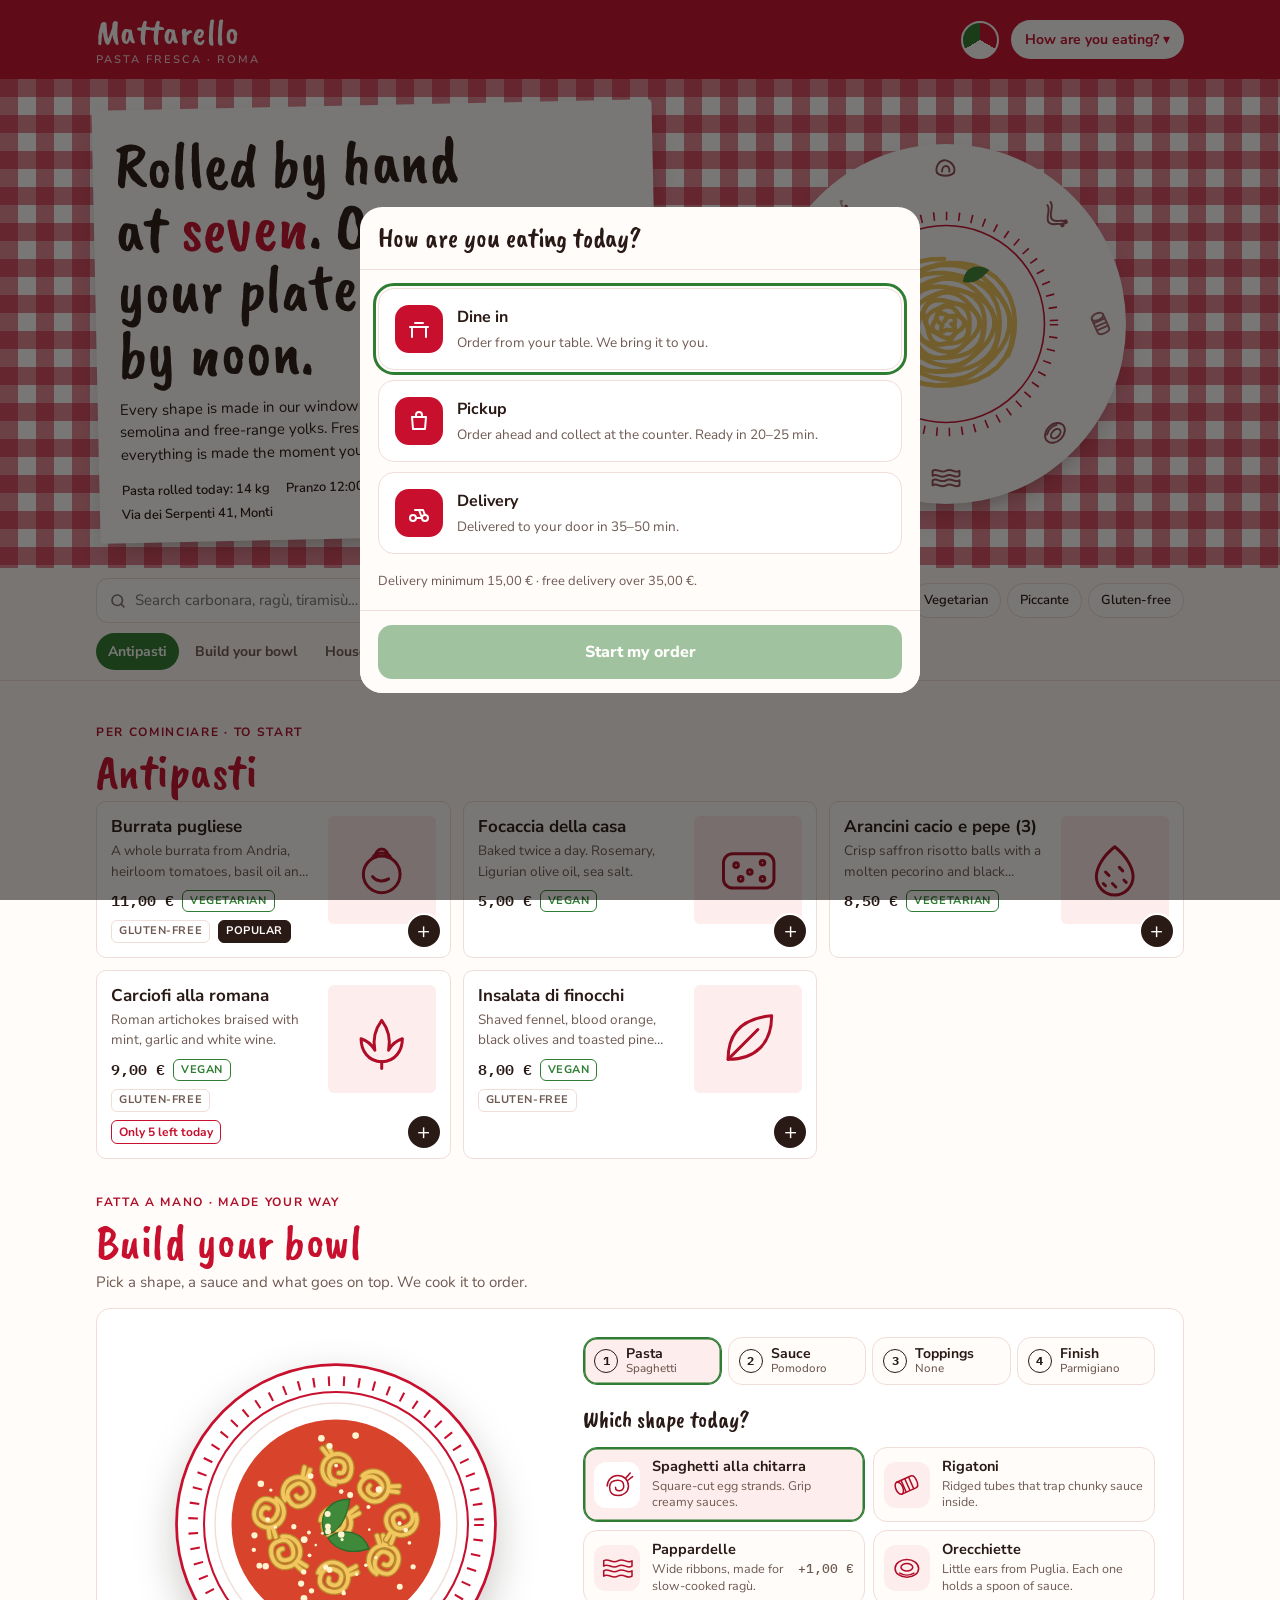
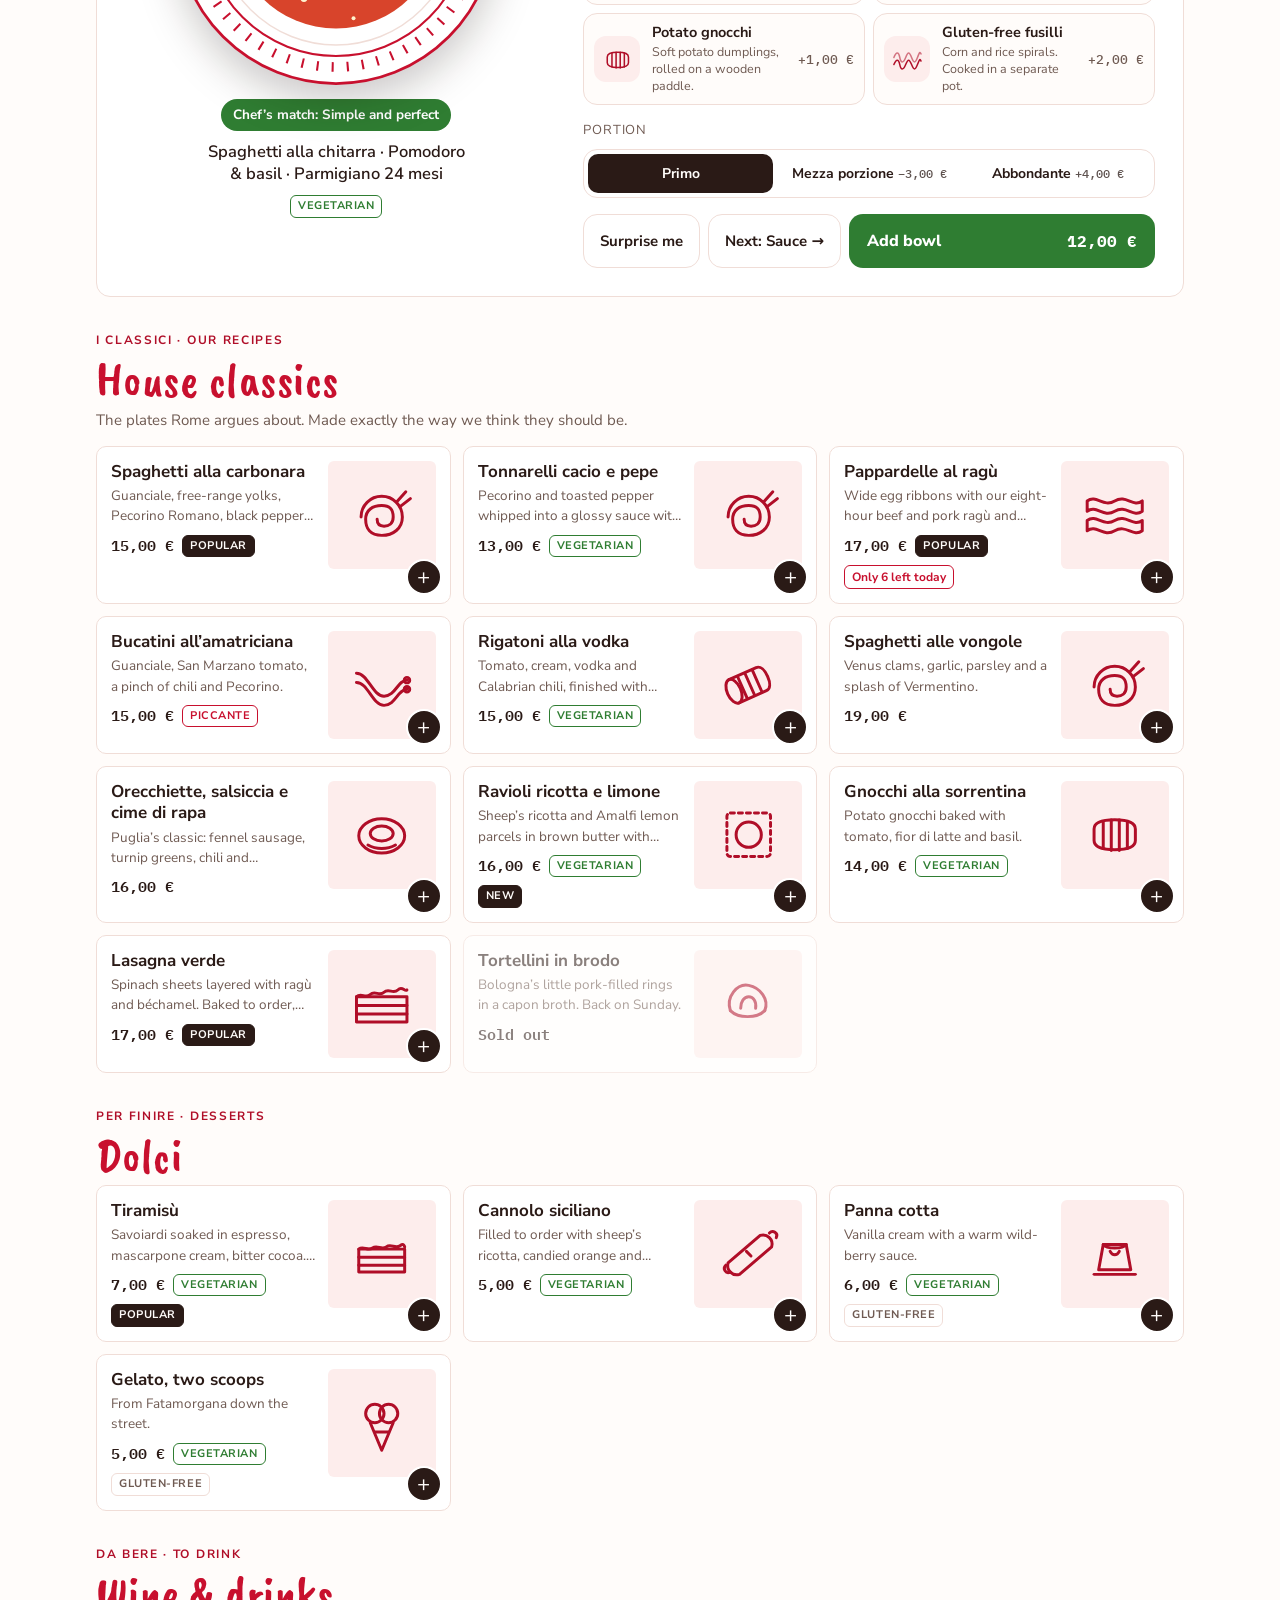
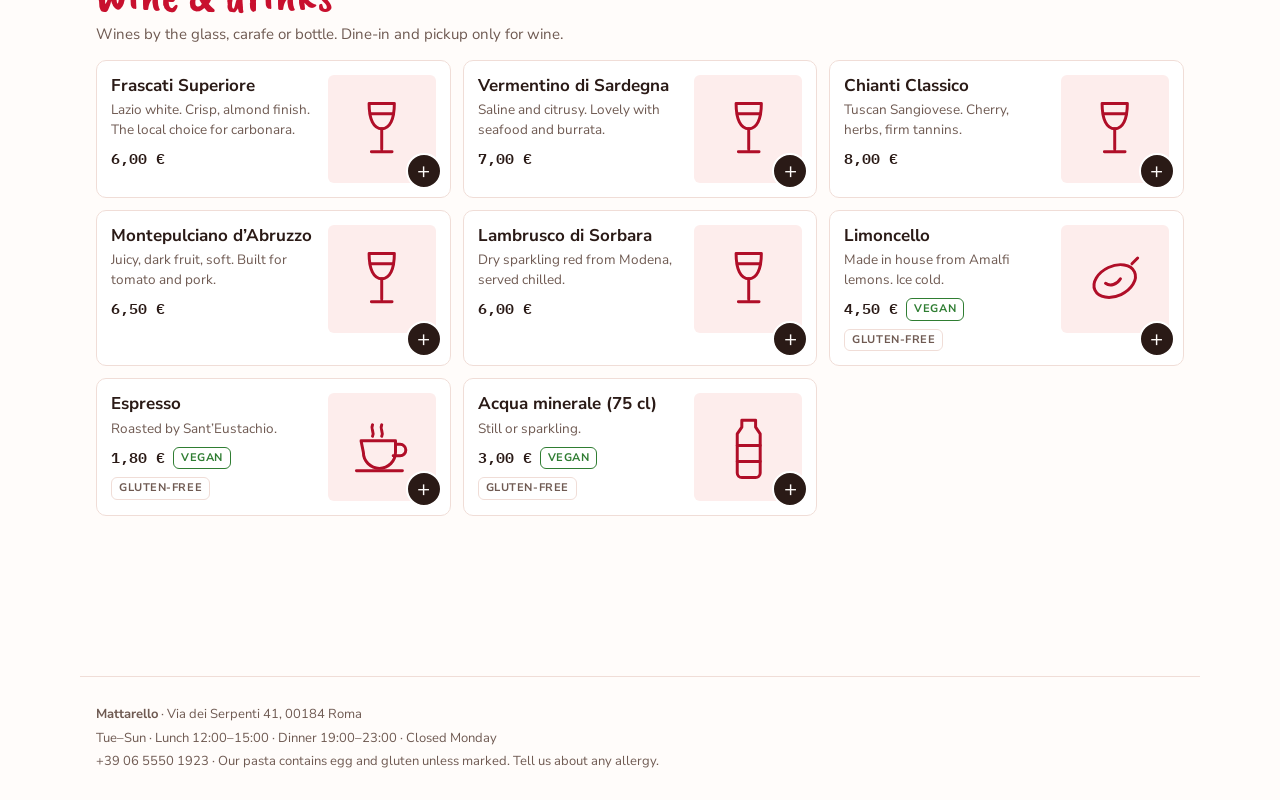
<file: share/mattarello.html>
<!doctype html>
<html lang="en" data-skin="nonna">
<head>
<meta charset="utf-8">
<meta name="color-scheme" content="only light">
<meta name="viewport" content="width=device-width, initial-scale=1, viewport-fit=cover">
<meta name="description" content="Mattarello fresh pasta menu">
<title>Mattarello Pasta Fresca</title>
</head>
<body>
<link rel="stylesheet" href="https://fonts.googleapis.com/css2?family=Shrikhand&family=Outfit:wght@400;500;600;700;800&family=Caveat+Brush&family=Nunito+Sans:wght@400;600;700;800&family=Italiana&family=Jost:wght@400;500;600;700&family=IBM+Plex+Mono:wght@400;500;700&display=swap">
<style>/* Menu engine styles. Each restaurant page defines the theme tokens
   (--bg, --surface, --ink, --muted, --line, --brand, --brand-ink,
   --accent, --accent-ink, --good, --veg, --hot, --f-display, --f-body,
   --f-mono, --radius) and this sheet builds everything from them. */

*, *::before, *::after { box-sizing: border-box; }
html { -webkit-text-size-adjust: 100%; scroll-padding-top: 170px; }
body {
  margin: 0;
  background: var(--bg);
  color: var(--ink);
  font: 15px/1.5 var(--f-body);
  -webkit-font-smoothing: antialiased;
}
button, input, textarea, select { font: inherit; color: inherit; }
button { cursor: pointer; }
img { max-width: 100%; display: block; }
[hidden] { display: none !important; }
:focus-visible { outline: 3px solid var(--accent); outline-offset: 2px; }
.sr-only { position: absolute; width: 1px; height: 1px; overflow: hidden; clip: rect(0 0 0 0); white-space: nowrap; }
.num { font-family: var(--f-mono); font-variant-numeric: tabular-nums; }

.wrap { max-width: 1120px; margin: 0 auto; padding-inline: 16px; }

/* ---------- Header ---------- */
.top {
  background: var(--brand);
  color: var(--brand-ink);
  padding-top: env(safe-area-inset-top, 0px);
}
.top .wrap { display: flex; align-items: center; gap: 12px; padding-block: 14px; flex-wrap: wrap; }
.logo { font-family: var(--f-display); font-size: 26px; line-height: 1; letter-spacing: .01em; margin: 0; }
.logo small { display: block; font-family: var(--f-body); font-size: 12px; letter-spacing: .04em; opacity: .8; margin-top: 4px; font-weight: 600; }
.mode-btn {
  margin-left: auto;
  display: inline-flex; align-items: center; gap: 8px;
  background: var(--brand-ink); color: var(--brand);
  border: 0; border-radius: 999px; padding: 9px 14px;
  font-weight: 700; font-size: 14px;
}
.mode-btn .dot { width: 8px; height: 8px; border-radius: 50%; background: var(--good); }

.hero { background: var(--brand); color: var(--brand-ink); padding-bottom: 22px; }
.hero .wrap { display: grid; gap: 6px; }
.hero h2 {
  font-family: var(--f-display); font-weight: 400;
  font-size: clamp(30px, 7vw, 54px); line-height: .95; margin: 4px 0 6px;
  text-wrap: balance; max-width: 16ch;
}
.hero p { margin: 0; max-width: 56ch; font-weight: 500; }
.facts { display: flex; flex-wrap: wrap; gap: 6px 18px; margin-top: 10px; font-size: 13px; font-weight: 600; }
.facts span { display: inline-flex; gap: 6px; align-items: center; }

/* Dine-in table banner */
.table-bar { background: var(--ink); color: var(--bg); }
.table-bar .wrap { display: flex; align-items: center; gap: 10px; padding-block: 10px; flex-wrap: wrap; font-size: 14px; }
.table-bar strong { font-family: var(--f-mono); }
.table-bar .actions { margin-left: auto; display: flex; gap: 8px; flex-wrap: wrap; }
.chip-btn {
  border: 1px solid currentColor; background: transparent; border-radius: 999px;
  padding: 6px 12px; font-size: 13px; font-weight: 600;
}

/* ---------- Sticky nav ---------- */
.nav {
  position: sticky; top: env(safe-area-inset-top, 0px); z-index: 20;
  background: var(--bg);
  border-bottom: 1px solid var(--line);
}
.nav .wrap { display: grid; gap: 10px; padding-block: 10px; }
.search-row { display: flex; gap: 8px; flex-wrap: wrap; align-items: center; }
.search {
  flex: 1 1 220px; min-width: 0;
  display: flex; align-items: center; gap: 8px;
  background: var(--surface); border: 1px solid var(--line); border-radius: 12px; padding: 0 12px;
}
.search input { border: 0; background: transparent; outline: 0; padding: 10px 0; width: 100%; min-width: 0; }
.search svg { flex: none; opacity: .6; }
.filters { display: flex; gap: 6px; flex-wrap: wrap; }
.filter {
  border: 1px solid var(--line); background: var(--surface); border-radius: 999px;
  padding: 7px 12px; font-size: 13px; font-weight: 600;
}
.filter[aria-pressed="true"] { background: var(--ink); color: var(--bg); border-color: var(--ink); }
.cats { display: flex; gap: 4px; overflow-x: auto; scrollbar-width: none; margin-inline: -16px; padding-inline: 16px; }
.cats::-webkit-scrollbar { display: none; }
.cat {
  flex: none; border: 0; background: transparent; padding: 8px 12px; border-radius: 999px;
  font-weight: 700; font-size: 14px; color: var(--muted); white-space: nowrap;
}
.cat[aria-current="true"] { background: var(--accent); color: var(--accent-ink); }

/* ---------- Menu ---------- */
main { padding-block: 8px 120px; }
.section { padding-top: 22px; }
.section h3 {
  font-family: var(--f-display); font-weight: 400; font-size: 28px; line-height: 1;
  margin: 0 0 4px; letter-spacing: .01em;
}
.section > p { margin: 0 0 14px; color: var(--muted); }
.grid { display: grid; gap: 12px; grid-template-columns: repeat(auto-fill, minmax(min(100%, 330px), 1fr)); }

.card {
  position: relative; display: grid; grid-template-columns: 1fr 108px; gap: 12px;
  background: var(--surface); border: 1px solid var(--line); border-radius: var(--radius);
  padding: 14px; text-align: left; transition: transform .15s ease, border-color .15s ease;
}
.card:hover { border-color: var(--ink); }
.card.sold { opacity: .55; }
.card-open { all: unset; position: absolute; inset: 0; border-radius: var(--radius); cursor: pointer; }
.card-open:focus-visible { outline: 3px solid var(--accent); outline-offset: 2px; }
.card-body { min-width: 0; display: grid; gap: 4px; align-content: start; }
.card h4 { margin: 0; font-size: 16px; line-height: 1.25; }
.card .desc { margin: 0; color: var(--muted); font-size: 13.5px; display: -webkit-box; -webkit-line-clamp: 2; -webkit-box-orient: vertical; overflow: hidden; }
.card .meta { display: flex; align-items: center; gap: 8px; flex-wrap: wrap; margin-top: 4px; }
.price { font-family: var(--f-mono); font-variant-numeric: tabular-nums; font-weight: 600; }
.tile {
  width: 108px; height: 108px; border-radius: calc(var(--radius) - 4px);
  background: var(--tile, var(--brand)); display: grid; place-items: center;
  font-size: 54px; line-height: 1; overflow: hidden;
}
.tile img { width: 100%; height: 100%; object-fit: cover; }
.add {
  position: absolute; right: 8px; bottom: 8px; z-index: 1;
  width: 36px; height: 36px; border-radius: 50%; border: 2px solid var(--surface);
  background: var(--ink); color: var(--bg); font-size: 22px; line-height: 1; display: grid; place-items: center;
}
.in-cart {
  position: absolute; left: -6px; top: -6px; z-index: 1;
  min-width: 24px; height: 24px; padding: 0 6px; border-radius: 999px;
  background: var(--accent); color: var(--accent-ink); font: 700 12px/24px var(--f-mono); text-align: center;
}

.tag { font-size: 11px; font-weight: 700; letter-spacing: .05em; text-transform: uppercase; padding: 2px 7px; border-radius: 6px; border: 1px solid var(--line); color: var(--muted); }
.tag.veg, .tag.vegan { color: var(--veg); border-color: currentColor; }
.tag.spicy { color: var(--hot); border-color: currentColor; }
.tag.popular, .tag.new { background: var(--ink); color: var(--bg); border-color: var(--ink); }

.empty { text-align: center; padding: 60px 16px; color: var(--muted); }
.empty strong { display: block; color: var(--ink); font-size: 18px; margin-bottom: 4px; }

/* ---------- Floating cart bar ---------- */
.cartbar {
  position: fixed; left: 0; right: 0; bottom: 0; z-index: 30;
  padding: 12px 16px calc(12px + env(safe-area-inset-bottom, 0px));
  pointer-events: none;
}
.cartbar button {
  pointer-events: auto;
  max-width: 560px; width: 100%; margin: 0 auto; display: flex; align-items: center; gap: 12px;
  background: var(--accent); color: var(--accent-ink); border: 0; border-radius: 16px;
  padding: 14px 18px; font-weight: 700; font-size: 16px;
  box-shadow: 0 10px 30px -10px rgba(0,0,0,.45);
}
.cartbar .count { background: var(--accent-ink); color: var(--accent); border-radius: 8px; padding: 2px 8px; font-family: var(--f-mono); }
.cartbar .total { margin-left: auto; font-family: var(--f-mono); }
.cartbar.bump button { animation: bump .35s ease; }
@keyframes bump { 40% { transform: scale(1.04); } }

/* ---------- Sheets (dialogs) ---------- */
dialog.sheet {
  border: 0; padding: 0; margin: auto auto 0; width: 100%; max-width: 560px;
  max-height: 92vh; max-height: 92dvh;
  background: var(--bg); color: var(--ink);
  border-radius: 22px 22px 0 0;
  display: flex; flex-direction: column;
  overflow: hidden;
}
dialog.sheet:not([open]) { display: none; }
dialog.sheet::backdrop { background: rgba(10, 8, 6, .55); }
dialog.sheet[open] { animation: rise .25s ease; }
@keyframes rise { from { transform: translateY(40px); opacity: 0; } }
@media (min-width: 720px) {
  dialog.sheet { margin: auto; border-radius: 22px; }
}
.sheet-head { display: flex; align-items: center; gap: 12px; padding: 16px 18px; border-bottom: 1px solid var(--line); }
.sheet-head h2 { margin: 0; font-family: var(--f-display); font-weight: 400; font-size: 24px; line-height: 1.05; }
.x { margin-left: auto; width: 36px; height: 36px; border-radius: 50%; border: 1px solid var(--line); background: var(--surface); font-size: 18px; line-height: 1; flex: none; }
.sheet-body { overflow-y: auto; padding: 18px; display: grid; gap: 18px; overscroll-behavior: contain; }
.sheet-foot { padding: 14px 18px calc(14px + env(safe-area-inset-bottom, 0px)); border-top: 1px solid var(--line); display: flex; gap: 10px; align-items: center; background: var(--bg); }

.primary {
  flex: 1; border: 0; border-radius: 14px; padding: 15px 18px;
  background: var(--accent); color: var(--accent-ink); font-weight: 800; font-size: 16px;
  display: flex; justify-content: space-between; gap: 12px; align-items: center;
}
.primary:disabled { opacity: .45; cursor: not-allowed; }
.primary.center { justify-content: center; }
.ghost { border: 1px solid var(--line); background: var(--surface); border-radius: 14px; padding: 14px 16px; font-weight: 700; }

/* Item sheet */
.item-hero { display: grid; grid-template-columns: 1fr; gap: 12px; }
.item-hero .tile { width: 100%; height: 180px; font-size: 96px; }
.item-hero p { margin: 0; color: var(--muted); }
.item-hero .meta { display: flex; gap: 8px; flex-wrap: wrap; align-items: center; }
fieldset { border: 0; padding: 0; margin: 0; display: grid; gap: 6px; }
legend { font-weight: 800; font-size: 15px; padding: 0; margin-bottom: 6px; display: flex; gap: 8px; align-items: center; width: 100%; }
legend .req { font-size: 11px; font-weight: 700; text-transform: uppercase; letter-spacing: .05em; padding: 2px 7px; border-radius: 6px; background: var(--surface); border: 1px solid var(--line); color: var(--muted); }
legend .req.need { background: var(--accent); color: var(--accent-ink); border-color: var(--accent); }
.choice {
  display: flex; align-items: center; gap: 12px; padding: 11px 12px;
  background: var(--surface); border: 1px solid var(--line); border-radius: 12px; cursor: pointer;
}
.choice:has(input:checked) { border-color: var(--ink); box-shadow: inset 0 0 0 1px var(--ink); }
.choice:has(input:disabled) { opacity: .5; cursor: not-allowed; }
.choice input { accent-color: var(--accent); width: 18px; height: 18px; margin: 0; flex: none; }
.choice span:first-of-type { flex: 1; min-width: 0; }
.choice .delta { font-family: var(--f-mono); font-size: 13px; color: var(--muted); }
textarea, .field input, .field select {
  width: 100%; border: 1px solid var(--line); background: var(--surface); border-radius: 12px; padding: 11px 12px; outline: 0;
}
textarea { resize: vertical; min-height: 64px; }
textarea:focus, .field input:focus, .field select:focus { border-color: var(--ink); }

.stepper { display: inline-flex; align-items: center; border: 1px solid var(--line); border-radius: 12px; background: var(--surface); }
.stepper button { width: 40px; height: 44px; border: 0; background: transparent; font-size: 20px; }
.stepper output { min-width: 26px; text-align: center; font-family: var(--f-mono); font-weight: 700; }
.stepper.sm button { width: 32px; height: 34px; font-size: 17px; }

/* Cart */
.lines { display: grid; gap: 2px; }
.line { display: grid; grid-template-columns: 1fr auto; gap: 6px 12px; padding: 12px 0; border-bottom: 1px dashed var(--line); }
.line h4 { margin: 0; font-size: 15px; }
.line .opts { margin: 2px 0 0; font-size: 13px; color: var(--muted); }
.line .row { grid-column: 1 / -1; display: flex; align-items: center; gap: 10px; }
.line .edit { border: 0; background: none; padding: 0; text-decoration: underline; font-size: 13px; color: var(--muted); }
.line .price { margin-left: auto; }
.upsell { display: grid; gap: 8px; }
.upsell h5, .block-title { margin: 0; font-size: 13px; text-transform: uppercase; letter-spacing: .06em; color: var(--muted); }
.upsell-row { display: flex; gap: 8px; overflow-x: auto; padding-bottom: 4px; }
.mini { flex: none; display: flex; align-items: center; gap: 10px; padding: 8px 12px 8px 8px; background: var(--surface); border: 1px solid var(--line); border-radius: 14px; text-align: left; }
.mini .tile { width: 44px; height: 44px; font-size: 24px; border-radius: 10px; }
.mini b { display: block; font-size: 14px; }
.mini small { font-family: var(--f-mono); color: var(--muted); }

.seg { display: grid; grid-auto-flow: column; grid-auto-columns: 1fr; gap: 4px; padding: 4px; background: var(--surface); border: 1px solid var(--line); border-radius: 14px; }
.seg button { border: 0; background: transparent; border-radius: 10px; padding: 9px 6px; font-weight: 700; font-size: 14px; }
.seg button[aria-pressed="true"] { background: var(--ink); color: var(--bg); }

.promo { display: flex; gap: 8px; }
.promo input { flex: 1; min-width: 0; border: 1px solid var(--line); background: var(--surface); border-radius: 12px; padding: 10px 12px; text-transform: uppercase; }
.promo button { border: 1px solid var(--ink); background: transparent; border-radius: 12px; padding: 0 14px; font-weight: 700; }
.hint { font-size: 13px; color: var(--muted); margin: 0; }
.hint.ok { color: var(--good); font-weight: 600; }
.hint.err { color: var(--hot); font-weight: 600; }

.totals { display: grid; gap: 6px; font-size: 14px; }
.totals div { display: flex; justify-content: space-between; gap: 12px; }
.totals dd, .totals dt { margin: 0; }
.totals dd { font-family: var(--f-mono); font-variant-numeric: tabular-nums; }
.totals .grand { font-weight: 800; font-size: 17px; padding-top: 8px; border-top: 1px solid var(--line); }
.totals .save dd { color: var(--good); }

/* Mode chooser */
.modes { display: grid; gap: 10px; }
.mode {
  display: grid; grid-template-columns: 48px 1fr; gap: 4px 14px; align-items: center; text-align: left;
  padding: 16px; border-radius: 16px; border: 1px solid var(--line); background: var(--surface);
}
.mode[aria-pressed="true"] { border-color: var(--ink); box-shadow: inset 0 0 0 1px var(--ink); }
.mode .ico { grid-row: span 2; width: 48px; height: 48px; border-radius: 14px; background: var(--brand); color: var(--brand-ink); display: grid; place-items: center; }
.mode b { font-size: 16px; }
.mode span { color: var(--muted); font-size: 13.5px; }

/* Checkout form */
.form { display: grid; gap: 14px; }
.field { display: grid; gap: 6px; }
.field label, .field .lbl { font-weight: 700; font-size: 14px; }
.field .opt { font-weight: 500; color: var(--muted); }
.two { display: grid; gap: 14px; grid-template-columns: repeat(auto-fit, minmax(180px, 1fr)); }
.field input:invalid:not(:placeholder-shown) { border-color: var(--hot); }
.notice { padding: 12px 14px; border-radius: 12px; background: var(--surface); border: 1px dashed var(--line); font-size: 13.5px; color: var(--muted); }

/* Confirmation ticket */
.ticket {
  background: var(--surface); border: 1px solid var(--line); border-radius: 6px;
  padding: 18px; font-family: var(--f-mono); font-size: 13px;
  -webkit-mask: radial-gradient(circle 7px at 50% 0, #0000 98%, #000) 50% 0 / 18px 100% repeat-x;
          mask: radial-gradient(circle 7px at 50% 0, #0000 98%, #000) 50% 0 / 18px 100% repeat-x;
}
.ticket .big { font-family: var(--f-display); font-size: 40px; line-height: 1; margin: 6px 0; }
.ticket hr { border: 0; border-top: 1px dashed var(--line); margin: 12px 0; }
.ticket .tl { display: flex; justify-content: space-between; gap: 10px; }
.ticket .tl span:first-child { min-width: 0; }
.ticket .sub { color: var(--muted); padding-left: 2ch; }
.steps { list-style: none; margin: 0; padding: 0; display: grid; gap: 0; }
.steps li { display: grid; grid-template-columns: 24px 1fr; gap: 12px; align-items: start; padding-bottom: 14px; position: relative; color: var(--muted); }
.steps li::before { content: ""; width: 14px; height: 14px; border-radius: 50%; border: 2px solid var(--line); background: var(--bg); margin: 4px 0 0 4px; z-index: 1; }
.steps li::after { content: ""; position: absolute; left: 11px; top: 20px; bottom: 0; width: 2px; background: var(--line); }
.steps li:last-child::after { display: none; }
.steps li.done, .steps li.now { color: var(--ink); }
.steps li.done::before { background: var(--good); border-color: var(--good); }
.steps li.now::before { border-color: var(--accent); background: var(--accent); box-shadow: 0 0 0 5px color-mix(in srgb, var(--accent) 25%, transparent); }
.steps b { display: block; }
.steps small { font-size: 12.5px; }

.toast {
  position: fixed; left: 50%; bottom: calc(92px + env(safe-area-inset-bottom, 0px)); z-index: 60;
  transform: translateX(-50%) translateY(20px); opacity: 0; pointer-events: none;
  background: var(--ink); color: var(--bg); padding: 11px 16px; border-radius: 12px; font-weight: 600; font-size: 14px;
  transition: .25s ease; max-width: calc(100% - 32px); text-align: center;
}
.toast.show { opacity: 1; transform: translateX(-50%); }

.foot { color: var(--muted); font-size: 13px; padding-block: 28px; border-top: 1px solid var(--line); margin-top: 40px; display: grid; gap: 4px; }

/* ---------- Optional features ---------- */
.skin-btn {
  margin-left: auto; flex: none; width: 38px; height: 38px; border-radius: 50%;
  border: 2px solid var(--brand-ink);
  background: conic-gradient(var(--c1, #ccc) 0 33.3%, var(--c2, #999) 0 66.6%, var(--c3, #666) 0);
}
.skin-btn + .mode-btn { margin-left: 0; }
.skins { display: grid; gap: 10px; }
.skin-opt { display: grid; grid-template-columns: 64px 1fr; gap: 14px; align-items: center; text-align: left; padding: 12px; border-radius: 16px; border: 1px solid var(--line); background: var(--surface); }
.skin-opt[aria-pressed="true"] { border-color: var(--ink); box-shadow: inset 0 0 0 1.5px var(--ink); }
.skin-strip { display: grid; grid-template-columns: repeat(3, 1fr); height: 64px; border-radius: 12px; overflow: hidden; box-shadow: inset 0 0 0 1px rgba(0,0,0,.12); }
.skin-txt { display: grid; gap: 2px; min-width: 0; }
.skin-txt b { font-size: 16px; }
.skin-txt small { color: var(--muted); font-size: 13px; }
.hero .wrap.has-art { grid-template-columns: 1fr; align-items: center; }
.hero-copy { display: grid; gap: 6px; min-width: 0; }
.hero-art { position: relative; min-width: 0; }
@media (min-width: 820px) { .hero .wrap.has-art { grid-template-columns: 1.1fr .9fr; gap: 32px; } }
.kicker { display: block; font-size: 12px; font-weight: 700; letter-spacing: .14em; text-transform: uppercase; color: var(--muted); margin-bottom: 6px; }
.tag.left { color: var(--hot); border-color: currentColor; text-transform: none; letter-spacing: 0; font-size: 12px; }
.tile.has-icon svg { width: 68%; height: 68%; }
.mini .tile.has-icon svg { width: 80%; height: 80%; }
.pair { display: grid; gap: 8px; }
.guests-row { display: flex; align-items: center; gap: 12px; flex-wrap: wrap; }
.pair-btn { width: 100%; }
.pair-btn > span:nth-child(2) { flex: 1; min-width: 0; }
.pair-add { font-weight: 800; font-size: 13px; padding: 6px 12px; border-radius: 999px; background: var(--ink); color: var(--bg); }
.pair-btn:disabled .pair-add { background: var(--good); color: var(--surface); }

@supports (animation-timeline: view()) {
  @media (prefers-reduced-motion: no-preference) {
    .card { animation: reveal linear both; animation-timeline: view(); animation-range: entry 0% entry 45%; }
  }
}
@keyframes reveal { from { opacity: .15; transform: translateY(28px) scale(.97); } }

@media (prefers-reduced-motion: reduce) {
  *, *::before, *::after { animation: none !important; transition: none !important; }
}
</style>
<style>/* Mattarello: three house styles, switched with data-skin on <html>.
   Each is a deliberate single look. `only` stops browsers (e.g. Samsung Internet's
   dark mode) from auto-darkening it.
     dolce  La Dolce Vita: Riviera 1960s, Vespa mint, Campari red, striped beach awning.
     nonna  Da Nonna: trattoria red gingham tablecloth, basil green, handwritten menu card.
     notte  Notte: candlelit wine bar, dark wood, cream type, gold. */
:root {
  --bg: #F1F8F4;
  --surface: #FFFFFF;
  --ink: #17252A;
  --muted: #536668;
  --line: #D3E6DD;
  --brand: #8ED1BC;
  --brand-ink: #17252A;
  --accent: #E8503F;
  --accent-ink: #FFFFFF;
  --good: #1F7A55;
  --veg: #1F7A55;
  --hot: #C9392A;
  --plate: #FFFFFF;
  --ring: #E8503F;
  --orbit: #17252A;
  --pasta: #F2C65E;
  --pasta-edge: #B98A2E;
  --tile-bg: #FFE4DD;
  --tile-ink: #B9342A;
  --f-display: "Shrikhand", "Cooper Black", Georgia, serif;
  --f-body: "Outfit", system-ui, -apple-system, "Segoe UI", sans-serif;
  --f-mono: "IBM Plex Mono", ui-monospace, Menlo, monospace;
  --radius: 20px;
  color-scheme: only light;
}
:root[data-skin="nonna"] {
  --bg: #FFFCFA; --surface: #FFFFFF; --ink: #2A1A16; --muted: #6F5A52; --line: #F0DDD7;
  --brand: #C8102E; --brand-ink: #FFFFFF; --accent: #2F7D32; --accent-ink: #FFFFFF;
  --good: #2F7D32; --veg: #2F7D32; --hot: #C8102E;
  --plate: #FFFFFF; --ring: #C8102E; --orbit: #6E0A1A;
  --tile-bg: #FDEDEC; --tile-ink: #B00E28;
  --f-display: "Caveat Brush", "Segoe Print", "Bradley Hand", cursive;
  --f-body: "Nunito Sans", system-ui, -apple-system, "Segoe UI", sans-serif;
  --radius: 10px;
  color-scheme: only light;
}
:root[data-skin="notte"] {
  --bg: #120B0A; --surface: #1D1412; --ink: #F2E6D4; --muted: #B29C84; --line: #3A2B26;
  --brand: #0D0807; --brand-ink: #F2E6D4; --accent: #E0AE4C; --accent-ink: #120B0A;
  --good: #8CC78A; --veg: #A3CF8C; --hot: #FF8A6B;
  --plate: #F4EDE2; --ring: #B8892F; --orbit: #E0AE4C; --pasta-edge: #A77A26;
  --tile-bg: #2A1D19; --tile-ink: #E0AE4C;
  --f-display: "Italiana", "Didot", Georgia, serif;
  --f-body: "Jost", system-ui, -apple-system, "Segoe UI", sans-serif;
  --radius: 4px;
  color-scheme: only dark;
}
body { transition: background-color .4s ease, color .4s ease; }

/* ---------- shared type ---------- */
.logo { font-family: var(--f-display); font-weight: 400; font-size: 30px; }
.logo small { letter-spacing: .18em; font-size: 11px; }
.hero h2 { font-weight: 400; font-size: clamp(36px, 7.4vw, 64px); line-height: 1.02; max-width: 13ch; }
.hero h2 em { font-style: normal; color: var(--accent); }
.hero p { font-weight: 400; }
.facts { gap: 4px 16px; }
.section { padding-top: 34px; }
.section h3 { font-weight: 400; font-size: clamp(32px, 5vw, 42px); line-height: 1.05; }
.kicker { color: var(--tile-ink); }
.card h4 { font-weight: 700; font-size: 17px; }
.sheet-head h2 { font-weight: 400; font-size: 28px; }
.ticket .big { font-family: var(--f-display); font-weight: 400; }
.tile { background: var(--tile-bg); color: var(--tile-ink); }
.tile svg { transition: transform .35s cubic-bezier(.3, 1.4, .6, 1); }
.card:hover .tile svg { transform: rotate(-8deg) scale(1.06); }

/* ---------- La Dolce Vita ---------- */
:root:not([data-skin="nonna"]):not([data-skin="notte"]) .hero { position: relative; padding-top: 58px; }
:root:not([data-skin="nonna"]):not([data-skin="notte"]) .hero::before {
  content: ""; position: absolute; inset: 0 0 auto 0; height: 38px;
  background: repeating-linear-gradient(90deg, var(--accent) 0 30px, var(--surface) 30px 60px);
  -webkit-mask: radial-gradient(circle 15px at 15px 20px, #000 96%, transparent) 0 0 / 30px 38px repeat-x, linear-gradient(#000 0 0) 0 0 / 100% 20px no-repeat;
          mask: radial-gradient(circle 15px at 15px 20px, #000 96%, transparent) 0 0 / 30px 38px repeat-x, linear-gradient(#000 0 0) 0 0 / 100% 20px no-repeat;
}
:root:not([data-skin="nonna"]):not([data-skin="notte"]) .hero-art::before {
  content: ""; position: absolute; width: min(66vw, 250px); aspect-ratio: 1; border-radius: 50%;
  background: #FFE08A; opacity: .7; z-index: 0;
}

/* ---------- Da Nonna ---------- */
:root[data-skin="nonna"] .logo { font-size: 36px; }
:root[data-skin="nonna"] .hero {
  background-color: #FFFFFF;
  background-image:
    linear-gradient(90deg, rgba(200, 16, 46, .5) 50%, transparent 0),
    linear-gradient(rgba(200, 16, 46, .5) 50%, transparent 0);
  background-size: 36px 36px;
  padding-block: 26px 30px;
}
:root[data-skin="nonna"] .hero-copy {
  background: var(--surface); color: var(--ink); padding: 22px 22px 18px; border-radius: 4px;
  box-shadow: 0 14px 30px -12px rgba(60, 10, 10, .45); transform: rotate(-1.2deg); max-width: 560px;
}
:root[data-skin="nonna"] .hero h2 { font-size: clamp(40px, 8vw, 66px); line-height: .95; }
:root[data-skin="nonna"] .hero h2 em { color: var(--brand); }
:root[data-skin="nonna"] .section h3 { font-size: clamp(36px, 6vw, 48px); color: var(--brand); }
:root[data-skin="nonna"] .hero-art .hplate { background: var(--surface); border-radius: 50%; box-shadow: 0 14px 30px -12px rgba(60, 10, 10, .45); }

/* ---------- Notte ---------- */
:root[data-skin="notte"] .top { border-bottom: 1px solid var(--line); }
:root[data-skin="notte"] .logo { font-size: 30px; letter-spacing: .12em; text-transform: uppercase; }
:root[data-skin="notte"] .hero {
  background: radial-gradient(circle at 78% 45%, rgba(224, 174, 76, .24), transparent 52%), var(--brand);
  border-bottom: 1px solid var(--line);
}
:root[data-skin="notte"] .hero h2 { font-size: clamp(40px, 8vw, 70px); }
:root[data-skin="notte"] .section h3 { letter-spacing: .02em; }
:root[data-skin="notte"] .card h4 { font-weight: 500; font-size: 14.5px; letter-spacing: .08em; text-transform: uppercase; }
:root[data-skin="notte"] .tile { box-shadow: inset 0 0 0 1px rgba(224, 174, 76, .35); }

/* ---------- hero plate ---------- */
.hero-art { display: grid; place-items: center; padding-block: 8px 4px; }
.hplate { position: relative; z-index: 1; width: min(56vw, 210px); height: auto; overflow: visible; }
@media (min-width: 820px) {
  .hplate { width: min(100%, 360px); }
  :root:not([data-skin="nonna"]):not([data-skin="notte"]) .hero-art::before { width: min(100%, 420px); }
}
.hplate .orbit { transform-box: view-box; transform-origin: center; animation: spin 80s linear infinite; }
.hplate .orbit g { color: var(--orbit); opacity: .85; }
.hplate .twirl path { stroke: var(--pasta); animation: draw 2.6s .2s cubic-bezier(.55, 0, .25, 1) backwards; }
.hplate .twirl path:nth-child(2) { animation-delay: .45s; }
.hplate .twirl path:nth-child(3) { animation-delay: .7s; }
@keyframes spin { to { transform: rotate(360deg); } }
@keyframes draw { from { stroke-dashoffset: 1; } }

/* ---------- builder ---------- */
.bld {
  display: grid; gap: 22px; grid-template-columns: 1fr;
  background: var(--surface); border: 1px solid var(--line); border-radius: calc(var(--radius) + 4px); padding: 18px;
}
@media (min-width: 880px) {
  .bld { grid-template-columns: minmax(300px, .85fr) 1.15fr; gap: 36px; padding: 28px; }
  .bld-stage { position: sticky; top: 190px; align-self: start; }
}
.bld-stage { display: grid; justify-items: center; gap: 10px; text-align: center; min-width: 0; }
.bld-plate { position: relative; width: min(100%, 330px); transition: transform .25s ease-out; padding-top: 22px; }
.bld-svg { width: 100%; height: auto; display: block; filter: drop-shadow(0 16px 20px rgba(20, 10, 5, .22)); }
.bld-svg .sauce { transition: fill .6s ease; }
.bld-svg .pop, .bld-svg .drop, .bld-svg .finish { transform-box: fill-box; transform-origin: center; }
.steam { position: absolute; left: 50%; top: 0; width: 40%; transform: translateX(-50%); fill: none; stroke: var(--muted); stroke-width: 2.4; stroke-linecap: round; overflow: visible; }
.steam path { opacity: 0; transform-box: fill-box; animation: steam 3.4s ease-in-out infinite; }
.steam path:nth-child(2) { animation-delay: 1.1s; }
.steam path:nth-child(3) { animation-delay: 2.2s; }
@keyframes steam { 0% { opacity: 0; transform: translateY(12px); } 45% { opacity: .45; } 100% { opacity: 0; transform: translateY(-16px); } }
.bld-match { margin: 0; background: var(--accent); color: var(--accent-ink); font-weight: 700; font-size: 13.5px; padding: 6px 12px; border-radius: 999px; }
.bld-summary { margin: 0; font-weight: 600; font-size: 16.5px; line-height: 1.35; max-width: 34ch; text-wrap: balance; }
.bld-diet { display: flex; gap: 6px; flex-wrap: wrap; justify-content: center; min-height: 22px; }

.bld-panel { display: grid; gap: 16px; min-width: 0; align-content: start; }
.bld-steps { display: grid; grid-template-columns: repeat(4, 1fr); gap: 6px; }
.bld-tab {
  display: flex; align-items: center; gap: 8px; text-align: left; min-width: 0;
  border: 1px solid var(--line); background: var(--bg); border-radius: 14px; padding: 8px 10px;
}
.bld-tab .n { flex: none; width: 24px; height: 24px; border-radius: 50%; display: grid; place-items: center; font: 700 12px/1 var(--f-mono); border: 1.5px solid currentColor; }
.bld-tab .t { display: grid; min-width: 0; font-weight: 700; font-size: 14px; line-height: 1.2; }
.bld-tab small { font-weight: 500; font-size: 11.5px; color: var(--muted); white-space: nowrap; overflow: hidden; text-overflow: ellipsis; }
.bld-tab.done .n { background: var(--accent); color: var(--accent-ink); border-color: var(--accent); }
.bld-tab[aria-selected="true"] { border-color: var(--accent); box-shadow: inset 0 0 0 1.5px var(--accent); background: var(--tile-bg); }
@media (max-width: 520px) {
  .bld-tab { flex-direction: column; align-items: center; text-align: center; gap: 4px; padding: 8px 4px; }
  .bld-tab .t { justify-items: center; font-size: 13px; }
  .bld-tab small { max-width: 100%; }
}
.bld-q { margin: 0; display: flex; justify-content: space-between; align-items: baseline; gap: 12px; font-family: var(--f-display); font-size: 24px; font-weight: 400; }
.bld-q .hint { font-family: var(--f-body); }
.bld-chips { display: grid; gap: 8px; grid-template-columns: repeat(auto-fill, minmax(min(100%, 220px), 1fr)); margin-top: 10px; }
.bld-chip {
  display: flex; align-items: center; gap: 12px; text-align: left; min-width: 0;
  border: 1px solid var(--line); background: var(--bg); border-radius: 14px; padding: 10px;
  transition: transform .12s ease, border-color .15s ease, background .15s ease;
}
.bld-chip:hover:not(:disabled) { border-color: var(--accent); }
.bld-chip:active:not(:disabled) { transform: scale(.97); }
.bld-chip:disabled { opacity: .45; cursor: not-allowed; }
.bld-chip[aria-pressed="true"] { border-color: var(--accent); box-shadow: inset 0 0 0 1.5px var(--accent); background: var(--tile-bg); }
.bld-chip .art { flex: none; width: 46px; height: 46px; border-radius: 12px; background: var(--tile-bg); color: var(--tile-ink); display: grid; place-items: center; }
.bld-chip[aria-pressed="true"] .art { background: var(--surface); }
.bld-chip .art svg { width: 82%; height: 82%; }
.swatch { width: 30px; height: 30px; border-radius: 50%; background: var(--sw); box-shadow: inset 0 -4px 0 rgba(0, 0, 0, .15), 0 0 0 2px var(--surface); }
.bld-chip .txt { flex: 1; min-width: 0; display: grid; gap: 2px; }
.bld-chip b { font-size: 14.5px; line-height: 1.2; }
.bld-chip small { font-size: 12.5px; color: var(--muted); line-height: 1.35; }
.bld-chip .delta { font: 500 12.5px var(--f-mono); color: var(--muted); white-space: nowrap; }
.bld-portion { display: grid; gap: 8px; }
.bld-portion .seg small { font-family: var(--f-mono); font-weight: 500; opacity: .75; }
.bld-foot { display: flex; flex-wrap: wrap; gap: 8px; }
.bld-foot .primary { flex: 1 1 220px; }
.bld-foot .ghost { flex: 0 1 auto; }
</style>
<div id="app"></div>
<script>// Mattarello: fresh pasta bar. Menu data, illustrations and builder options.

// Line illustrations (64×64, drawn with currentColor). The paths are reused
// inside the bowl of the builder, so they are kept separate from the wrapper.
const ICON_PATHS = {
  spaghetti: '<path d="M14 34c0-10 8-18 18-18s18 8 18 18-8 16-18 16-14-6-14-14 6-12 14-12 10 4 10 10-4 8-8 8-6-2-6-6"/><path d="M45 21l8-9M48 25l9-7"/>',
  rigatoni: '<g transform="rotate(-24 32 32)"><ellipse cx="18" cy="32" rx="6" ry="11"/><path d="M18 21h26c4 0 6 5 6 11s-2 11-6 11H18"/><path d="M26 21.5v21M33 21.5v21M40 21.5v21"/></g>',
  pappardelle: '<path d="M8 20c8-6 14 6 24 0s16 6 24 0v9c-8 6-14-6-24 0s-16-6-24 0z"/><path d="M8 37c8-6 14 6 24 0s16 6 24 0v9c-8 6-14-6-24 0s-16-6-24 0z"/>',
  orecchiette: '<ellipse cx="32" cy="33" rx="20" ry="15"/><ellipse cx="32" cy="31" rx="10" ry="6.5"/><path d="M20 41c7 4 17 4 24 0"/>',
  gnocchi: '<path d="M14 27c0-6 8-8 18-8s18 2 18 8v10c0 6-8 8-18 8s-18-2-18-8z"/><path d="M22 20.5v23.5M29 19.2v26.6M36 19.2v26.6M43 20.5v23.5"/>',
  fusilli: '<path d="M10 40c4-10 8-10 10 0s6 10 10 0 6-10 10 0 6 10 10 0 4-10 6-6"/><path d="M10 28c4-10 8-10 10 0s6 10 10 0 6-10 10 0 6 10 10 0 4-10 6-6" opacity=".55"/>',
  tortellini: '<path d="M16 38c-4-12 6-24 16-22s18 12 14 22"/><path d="M16 38c7 7 23 7 30 0"/><path d="M25 36c0-6 3-10 7-10s7 4 6 10"/>',
  ravioli: '<rect x="13" y="13" width="38" height="38" rx="3" stroke-dasharray="3.5 3.5"/><circle cx="32" cy="32" r="11"/>',
  lasagna: '<path d="M10 26h44v22H10z"/><path d="M10 33.5h44M10 41h44"/><path d="M10 26c4-4 8 2 12-2s8 2 12-2 8 2 12-2 6 2 8 0"/>',
  bucatini: '<path d="M10 22c10 0 14 20 24 20s12-14 20-14"/><path d="M10 30c10 0 14 20 24 20s12-14 20-14"/><circle cx="54" cy="28" r="2.4"/><circle cx="54" cy="36" r="2.4"/>',
  burrata: '<circle cx="32" cy="36" r="16"/><path d="M24 22c2-6 14-6 16 0"/><path d="M27 21c-1-4 2-7 5-7s6 3 5 7"/><path d="M24 38c3 4 9 5 14 2"/>',
  focaccia: '<rect x="10" y="18" width="44" height="30" rx="8"/><circle cx="21" cy="28" r="2"/><circle cx="33" cy="34" r="2"/><circle cx="44" cy="26" r="2"/><circle cx="25" cy="40" r="2"/><circle cx="44" cy="40" r="2"/>',
  arancini: '<path d="M32 12c10 8 16 18 16 26a16 16 0 0 1-32 0c0-8 6-18 16-26z"/><path d="M24 34l3 3M36 30l3 3M30 44l3 3M40 41l2 2M22 44l2 2"/>',
  artichoke: '<path d="M32 52c-12 0-18-10-18-20 6 2 10 6 12 10-2-10 0-18 6-26 6 8 8 16 6 26 2-4 6-8 12-10 0 10-6 20-18 20z"/><path d="M32 52v6"/>',
  leaf: '<path d="M14 50C14 26 28 14 52 12c0 24-14 38-38 38z"/><path d="M14 50 40 24"/>',
  wine: '<path d="M21 10h22c0 14-4 22-11 22s-11-8-11-22z"/><path d="M32 32v18M23 52h18"/><path d="M22 19h20"/>',
  bottle: '<path d="M28 8h8v12c5 3 7 7 7 12v20a4 4 0 0 1-4 4H25a4 4 0 0 1-4-4V32c0-5 2-9 7-12z"/><path d="M21 36h22v10H21"/>',
  tiramisu: '<path d="M12 28h40v20H12z"/><path d="M12 35h40M12 42h40"/><path d="M12 28c4-3 8 2 12-1s8 2 12-1 8 2 12-1 4 2 4 1"/>',
  cannoli: '<path d="M14 40 42 16a8 8 0 0 1 10 10L24 50a8 8 0 0 1-10-10z"/><path d="M12 42c-3 3 0 8 4 6M50 14c3-3 8 0 6 4"/><path d="M30 30l4 4"/>',
  pannacotta: '<path d="M18 46h28l-4-22H22z"/><path d="M22 24c3 4 17 4 20 0"/><path d="M14 50h36"/><path d="M28 30c2 4 6 4 8 0"/>',
  gelato: '<path d="M22 32l10 24 10-24"/><circle cx="26" cy="24" r="8"/><circle cx="38" cy="24" r="8"/><path d="M26 40h12"/>',
  espresso: '<path d="M14 26h30v10a14 14 0 0 1-28 0z"/><path d="M44 29h4a5 5 0 0 1 0 10h-6"/><path d="M10 52h40"/><path d="M24 12c-2 4 2 6 0 10M32 12c-2 4 2 6 0 10"/>',
  lemon: '<ellipse cx="32" cy="34" rx="19" ry="13" transform="rotate(-25 32 34)"/><path d="M47 19l5-5"/><path d="M24 36c4 3 10 1 13-4"/>',
  water: '<path d="M26 8h12v6l4 6v34a4 4 0 0 1-4 4H26a4 4 0 0 1-4-4V20l4-6z"/><path d="M22 30h20M22 44h20"/>',
};
const ICONS = Object.fromEntries(Object.entries(ICON_PATHS).map(([k, p]) => [k,
  `<svg viewBox="0 0 64 64" fill="none" stroke="currentColor" stroke-width="2.6" stroke-linecap="round" stroke-linejoin="round">${p}</svg>`]));

const PORTION = {
  id: 'portion', name: 'Portion', type: 'single', required: true,
  choices: [
    { id: 'primo', name: 'Primo (regular)', hidden: true },
    { id: 'mezza', name: 'Mezza porzione (half)', price: -3 },
    { id: 'abbondante', name: 'Abbondante (generous)', price: 4 },
  ],
};
const GF = {
  id: 'dough', name: 'Pasta', type: 'single', required: true,
  choices: [
    { id: 'house', name: 'Fresh house pasta', hidden: true },
    { id: 'gf', name: 'Gluten-free pasta', price: 2 },
  ],
};
const TOP = {
  id: 'top', name: 'On top', type: 'multi', max: 3,
  choices: [
    { id: 'parm', name: 'Extra Parmigiano 24 mesi', price: 1.5 },
    { id: 'burrata', name: 'Half a burrata', price: 4 },
    { id: 'chili', name: 'Calabrian chili oil', price: 1 },
    { id: 'crumbs', name: 'Toasted garlic breadcrumbs', price: 1 },
  ],
};
const GLASS = (glass, bottle) => ({
  id: 'serve', name: 'Serve', type: 'single', required: true,
  choices: [
    { id: 'glass', name: 'Glass (150 ml)' },
    { id: 'carafe', name: 'Carafe (500 ml)', price: +(glass * 2.6 - glass).toFixed(2) },
    { id: 'bottle', name: 'Bottle (750 ml)', price: bottle - glass },
  ],
});

window.RESTAURANT = {
  id: 'mattarello',
  name: 'Mattarello',
  kicker: 'PASTA FRESCA · ROMA',
  tagline: 'Rolled by hand at seven. On your plate by noon.',
  taglineHtml: 'Rolled by hand at <em>seven</em>. On your plate by noon.',
  intro: 'Every shape is made in our window each morning from Senatore Cappelli semolina and free-range yolks. Fresh pasta cooks in three minutes, so everything is made the moment you order.',
  facts: ['Pasta rolled today: 14 kg', 'Pranzo 12:00–15:00 · Cena 19:00–23:00', 'Via dei Serpenti 41, Monti'],
  address: 'Via dei Serpenti 41, 00184 Roma',
  hours: 'Tue–Sun · Lunch 12:00–15:00 · Dinner 19:00–23:00 · Closed Monday',
  phone: '+39 06 5550 1923',
  allergyNote: 'Our pasta contains egg and gluten unless marked. Tell us about any allergy.',
  searchHint: 'carbonara, ragù, tiramisù…',
  notePlaceholder: 'Allergies, al dente please, sauce light…',
  currency: 'EUR',
  locale: 'it-IT',
  taxRate: 0,
  taxNote: 'Prices include VAT (IVA).',
  orderPrefix: 'M',
  cookingStep: 'In the pot',
  cover: { label: 'Coperto (bread & service)', price: 2.5 },
  courseTiming: ['Antipasti first, then pasta', 'Everything together', 'Pasta first, then the rest'],
  modes: { dinein: true, pickup: true, delivery: true },
  prepTime: { pickup: '20–25 min', delivery: '35–50 min' },
  deliveryFee: 2.9,
  freeDeliveryOver: 35,
  minDelivery: 15,
  promos: {
    PRIMO10: { type: 'percent', value: 10, label: '10% off' },
    NONNA5: { type: 'amount', value: 5, label: '5 € off' },
  },
  promoHint: 'Try PRIMO10',
  orderEndpoint: null,
  pairTitle: 'The sommelier suggests',
  upsellTitle: 'To finish the meal',
  upsell: ['tiramisu', 'focaccia', 'espresso', 'limoncello'],
  icons: ICONS,
  defaultSkin: 'nonna',
  skins: [
    { id: 'nonna', name: 'Da Nonna', about: 'A neighborhood trattoria: red gingham tablecloth, basil green, handwritten menu.', colors: ['#C8102E', '#FFFFFF', '#2F7D32'] },
    { id: 'dolce', name: 'La Dolce Vita', about: 'The Riviera in 1962: Vespa mint, Campari red and a striped beach awning.', colors: ['#8ED1BC', '#E8503F', '#FFFFFF'] },
    { id: 'notte', name: 'Notte', about: 'A candlelit wine bar: dark wood, cream lettering and gold.', colors: ['#120B0A', '#E0AE4C', '#F2E6D4'] },
  ],
  iconPaths: ICON_PATHS,
  tagLabels: { veg: 'Vegetarian', vegan: 'Vegan', gf: 'Gluten-free', spicy: 'Piccante' },

  categories: [
    {
      id: 'antipasti', name: 'Antipasti', kicker: 'Per cominciare · To start',
      items: [
        { id: 'burrata', name: 'Burrata pugliese', price: 11, icon: 'burrata', tags: ['veg', 'gf', 'popular'], pair: 'vermentino',
          desc: 'A whole burrata from Andria, heirloom tomatoes, basil oil and flaky salt.' },
        { id: 'focaccia', name: 'Focaccia della casa', price: 5, icon: 'focaccia', tags: ['vegan'],
          desc: 'Baked twice a day. Rosemary, Ligurian olive oil, sea salt.' },
        { id: 'arancini', name: 'Arancini cacio e pepe (3)', price: 8.5, icon: 'arancini', tags: ['veg'],
          desc: 'Crisp saffron risotto balls with a molten pecorino and black pepper heart.' },
        { id: 'carciofi', name: 'Carciofi alla romana', price: 9, icon: 'artichoke', tags: ['vegan', 'gf'],
          desc: 'Roman artichokes braised with mint, garlic and white wine.', left: 5 },
        { id: 'finocchio', name: 'Insalata di finocchi', price: 8, icon: 'leaf', tags: ['vegan', 'gf'],
          desc: 'Shaved fennel, blood orange, black olives and toasted pine nuts.' },
      ],
    },
    {
      id: 'build', name: 'Build your bowl', kicker: 'Fatta a mano · Made your way', type: 'builder',
      blurb: 'Pick a shape, a sauce and what goes on top. We cook it to order.',
      items: [
        {
          id: 'bowl', name: 'Your pasta bowl', price: 12, icon: 'spaghetti',
          desc: 'Fresh pasta of your choice, cooked to order with your sauce and toppings.',
          options: [
            { id: 'shape', name: 'Pasta shape', type: 'single', required: true, choices: [
              { id: 'spaghetti', name: 'Spaghetti alla chitarra', icon: 'spaghetti', about: 'Square-cut egg strands. Grip creamy sauces.' },
              { id: 'rigatoni', name: 'Rigatoni', icon: 'rigatoni', about: 'Ridged tubes that trap chunky sauce inside.' },
              { id: 'pappardelle', name: 'Pappardelle', icon: 'pappardelle', price: 1, about: 'Wide ribbons, made for slow-cooked ragù.' },
              { id: 'orecchiette', name: 'Orecchiette', icon: 'orecchiette', about: 'Little ears from Puglia. Each one holds a spoon of sauce.' },
              { id: 'gnocchi', name: 'Potato gnocchi', icon: 'gnocchi', price: 1, about: 'Soft potato dumplings, rolled on a wooden paddle.' },
              { id: 'fusilli', name: 'Gluten-free fusilli', icon: 'fusilli', price: 2, gf: true, about: 'Corn and rice spirals. Cooked in a separate pot.' },
            ] },
            { id: 'sauce', name: 'Sauce', type: 'single', required: true, choices: [
              { id: 'pomodoro', name: 'Pomodoro & basil', color: '#D8442B', veg: true, about: 'San Marzano tomatoes, garlic, torn basil.' },
              { id: 'cacio', name: 'Cacio e pepe', color: '#EADCAF', price: 1, veg: true, about: 'Pecorino Romano and toasted Tellicherry pepper.' },
              { id: 'ragu', name: 'Ragù bolognese', color: '#8A3A22', price: 3, about: 'Beef and pork, eight hours on the stove.' },
              { id: 'pesto', name: 'Pesto genovese', color: '#6E9A3A', price: 1.5, veg: true, about: 'Basil, pine nuts, Parmigiano, Ligurian oil.' },
              { id: 'vodka', name: 'Rosa alla vodka', color: '#E58A6A', price: 2, veg: true, about: 'Tomato, cream, a splash of vodka and chili.' },
              { id: 'burro', name: 'Brown butter & sage', color: '#C7913F', price: 1, veg: true, about: 'Nutty butter with crisp sage leaves.' },
              { id: 'aglio', name: 'Aglio, olio e peperoncino', color: '#E2C35A', vegan: true, about: 'Garlic, olive oil and dried chili.' },
            ] },
            { id: 'extras', name: 'Add on top', type: 'multi', max: 3, choices: [
              { id: 'burrata', name: 'Burrata', price: 3.5, about: 'Half a burrata, torn over the top.' },
              { id: 'guanciale', name: 'Crispy guanciale', price: 3, about: 'Cured pork cheek, rendered crisp.' },
              { id: 'salsiccia', name: 'Fennel sausage', price: 3, about: 'Crumbled and browned.' },
              { id: 'pomodorini', name: 'Roasted cherry tomatoes', price: 1.5, about: 'Blistered in the oven.' },
              { id: 'funghi', name: 'Porcini mushrooms', price: 2.5, about: 'Sautéed with parsley.' },
              { id: 'chili', name: 'Calabrian chili', price: 1, about: 'Fruity, medium heat.' },
            ] },
            { id: 'finish', name: 'Finish', type: 'single', required: true, choices: [
              { id: 'parmigiano', name: 'Parmigiano 24 mesi', about: 'Aged two years, nutty and sweet.' },
              { id: 'pecorino', name: 'Pecorino Romano', about: 'Sheep’s milk, salty and sharp.' },
              { id: 'pangrattato', name: 'Toasted breadcrumbs', about: 'The vegan crunch, with lemon zest.' },
              { id: 'none', name: 'Nothing, thanks', about: 'Just pasta and sauce.' },
            ] },
            PORTION,
          ],
        },
      ],
    },
    {
      id: 'classici', name: 'House classics', kicker: 'I classici · Our recipes',
      blurb: 'The plates Rome argues about. Made exactly the way we think they should be.',
      items: [
        { id: 'carbonara', name: 'Spaghetti alla carbonara', price: 15, icon: 'spaghetti', tags: ['popular'], pair: 'frascati',
          desc: 'Guanciale, free-range yolks, Pecorino Romano, black pepper. No cream, ever.', options: [PORTION, GF, TOP] },
        { id: 'cacio', name: 'Tonnarelli cacio e pepe', price: 13, icon: 'spaghetti', tags: ['veg'], pair: 'frascati',
          desc: 'Pecorino and toasted pepper whipped into a glossy sauce with pasta water.', options: [PORTION, GF, TOP] },
        { id: 'ragu', name: 'Pappardelle al ragù', price: 17, icon: 'pappardelle', tags: ['popular'], pair: 'chianti', left: 6,
          desc: 'Wide egg ribbons with our eight-hour beef and pork ragù and Parmigiano.', options: [PORTION, TOP] },
        { id: 'amatriciana', name: 'Bucatini all’amatriciana', price: 15, icon: 'bucatini', tags: ['spicy'], pair: 'montepulciano',
          desc: 'Guanciale, San Marzano tomato, a pinch of chili and Pecorino.', options: [PORTION, GF, TOP] },
        { id: 'vodka', name: 'Rigatoni alla vodka', price: 15, icon: 'rigatoni', tags: ['veg'], pair: 'lambrusco',
          desc: 'Tomato, cream, vodka and Calabrian chili, finished with basil.', options: [PORTION, GF, TOP] },
        { id: 'vongole', name: 'Spaghetti alle vongole', price: 19, icon: 'spaghetti', pair: 'vermentino',
          desc: 'Venus clams, garlic, parsley and a splash of Vermentino.', options: [PORTION, GF] },
        { id: 'orecchiette', name: 'Orecchiette, salsiccia e cime di rapa', price: 16, icon: 'orecchiette', pair: 'montepulciano',
          desc: 'Puglia’s classic: fennel sausage, turnip greens, chili and breadcrumbs.', options: [PORTION, TOP] },
        { id: 'ravioli', name: 'Ravioli ricotta e limone', price: 16, icon: 'ravioli', tags: ['veg', 'new'], pair: 'vermentino',
          desc: 'Sheep’s ricotta and Amalfi lemon parcels in brown butter with sage.', options: [PORTION, TOP] },
        { id: 'gnocchi', name: 'Gnocchi alla sorrentina', price: 14, icon: 'gnocchi', tags: ['veg'], pair: 'lambrusco',
          desc: 'Potato gnocchi baked with tomato, fior di latte and basil.', options: [PORTION, TOP] },
        { id: 'lasagna', name: 'Lasagna verde', price: 17, icon: 'lasagna', tags: ['popular'], pair: 'lambrusco',
          desc: 'Spinach sheets layered with ragù and béchamel. Baked to order, allow 20 minutes.' },
        { id: 'tortellini', name: 'Tortellini in brodo', price: 16, icon: 'tortellini', soldOut: true,
          desc: 'Bologna’s little pork-filled rings in a capon broth. Back on Sunday.' },
      ],
    },
    {
      id: 'dolci', name: 'Dolci', kicker: 'Per finire · Desserts',
      items: [
        { id: 'tiramisu', name: 'Tiramisù', price: 7, icon: 'tiramisu', tags: ['veg', 'popular'], pair: 'espresso',
          desc: 'Savoiardi soaked in espresso, mascarpone cream, bitter cocoa. Made every morning.' },
        { id: 'cannolo', name: 'Cannolo siciliano', price: 5, icon: 'cannoli', tags: ['veg'],
          desc: 'Filled to order with sheep’s ricotta, candied orange and pistachio.' },
        { id: 'pannacotta', name: 'Panna cotta', price: 6, icon: 'pannacotta', tags: ['veg', 'gf'],
          desc: 'Vanilla cream with a warm wild-berry sauce.' },
        { id: 'gelato', name: 'Gelato, two scoops', price: 5, icon: 'gelato', tags: ['veg', 'gf'],
          desc: 'From Fatamorgana down the street.',
          askOptions: true,
          options: [{ id: 'gusti', name: 'Pick 2 flavors', type: 'multi', required: true, max: 2, choices: [
            { id: 'pistacchio', name: 'Pistacchio di Bronte' }, { id: 'nocciola', name: 'Nocciola' },
            { id: 'stracciatella', name: 'Stracciatella' }, { id: 'limone', name: 'Limone (vegan)' }, { id: 'cioccolato', name: 'Cioccolato fondente' },
          ] }] },
      ],
    },
    {
      id: 'bere', name: 'Wine & drinks', kicker: 'Da bere · To drink',
      blurb: 'Wines by the glass, carafe or bottle. Dine-in and pickup only for wine.',
      items: [
        { id: 'frascati', name: 'Frascati Superiore', price: 6, icon: 'wine', pairNote: 'Glass ·', desc: 'Lazio white. Crisp, almond finish. The local choice for carbonara.', options: [GLASS(6, 26)] },
        { id: 'vermentino', name: 'Vermentino di Sardegna', price: 7, icon: 'wine', pairNote: 'Glass ·', desc: 'Saline and citrusy. Lovely with seafood and burrata.', options: [GLASS(7, 30)] },
        { id: 'chianti', name: 'Chianti Classico', price: 8, icon: 'wine', pairNote: 'Glass ·', desc: 'Tuscan Sangiovese. Cherry, herbs, firm tannins.', options: [GLASS(8, 34)] },
        { id: 'montepulciano', name: 'Montepulciano d’Abruzzo', price: 6.5, icon: 'wine', pairNote: 'Glass ·', desc: 'Juicy, dark fruit, soft. Built for tomato and pork.', options: [GLASS(6.5, 27)] },
        { id: 'lambrusco', name: 'Lambrusco di Sorbara', price: 6, icon: 'wine', pairNote: 'Glass ·', desc: 'Dry sparkling red from Modena, served chilled.', options: [GLASS(6, 25)] },
        { id: 'limoncello', name: 'Limoncello', price: 4.5, icon: 'lemon', tags: ['vegan', 'gf'], desc: 'Made in house from Amalfi lemons. Ice cold.' },
        { id: 'espresso', name: 'Espresso', price: 1.8, icon: 'espresso', tags: ['vegan', 'gf'], pairNote: '',
          desc: 'Roasted by Sant’Eustachio.',
          options: [{ id: 'style', name: 'Style', type: 'single', required: true, choices: [
            { id: 'normale', name: 'Normale', hidden: true }, { id: 'macchiato', name: 'Macchiato', price: 0.3 }, { id: 'corretto', name: 'Corretto (with grappa)', price: 1.5 },
          ] }] },
        { id: 'acqua', name: 'Acqua minerale (75 cl)', price: 3, icon: 'water', tags: ['vegan', 'gf'], desc: 'Still or sparkling.',
          options: [{ id: 'type', name: 'Type', type: 'single', required: true, choices: [{ id: 'naturale', name: 'Naturale (still)' }, { id: 'frizzante', name: 'Frizzante (sparkling)' }] }] },
      ],
    },
  ],
};
</script>
<script>// Hero illustration: a majolica plate where a nest of spaghetti draws itself,
// circled by slowly orbiting pasta shapes.
(() => {
  const R = window.RESTAURANT;
  const C = 160;
  const strand = (phase, wobble) => {
    let d = '';
    for (let i = 0; i <= 150; i++) {
      const t = (i / 34) * Math.PI * 2 + phase;
      const r = 5 + i * 0.42 + Math.sin(t * 3 + phase) * wobble;
      d += `${i ? 'L' : 'M'}${(C + Math.cos(t) * r).toFixed(1)} ${(C + Math.sin(t) * r * 0.92).toFixed(1)}`;
    }
    return `<path d="${d}" pathLength="1" stroke-dasharray="1"/>`;
  };
  const ring = ['rigatoni', 'orecchiette', 'pappardelle', 'gnocchi', 'ravioli', 'fusilli', 'tortellini', 'bucatini'];
  const orbit = ring.map((k, i) => {
    const a = (i / ring.length) * Math.PI * 2;
    const x = C + Math.cos(a) * 146; const y = C + Math.sin(a) * 146;
    return `<g transform="translate(${(x - 17).toFixed(1)} ${(y - 17).toFixed(1)}) rotate(${(a * 180 / Math.PI + 90).toFixed(0)} 17 17)"><g transform="scale(.53)" fill="none" stroke="currentColor" stroke-width="3.4" stroke-linecap="round" stroke-linejoin="round">${R.iconPaths[k]}</g></g>`;
  }).join('');

  R.heroArt = `
    <svg class="hplate" viewBox="-10 -10 340 340">
      <g class="orbit">${orbit}</g>
      <circle cx="${C}" cy="${C}" r="112" style="fill:var(--plate)"/>
      <circle cx="${C}" cy="${C}" r="102" fill="none" style="stroke:var(--ring)" stroke-width="8" stroke-dasharray="1.5 10.5"/>
      <circle cx="${C}" cy="${C}" r="93" fill="none" style="stroke:var(--ring)" stroke-width="1.5"/>
      <g class="twirl" fill="none" stroke-width="4.2" stroke-linecap="round" stroke-linejoin="round">
        ${strand(0, 2.5)}${strand(2.1, 3.2)}${strand(4.2, 2)}
      </g>
      <g transform="translate(176 120) rotate(30)" fill="#3F8A3A"><path d="M0 0c-6-14 4-22 16-22-2 12-7 20-16 22z"/></g>
    </svg>`;
})();
</script>
<script>// "Build your bowl": a step-by-step pasta builder with a live, animated plate.
// Plugs into the menu engine through RESTAURANT.builder(host, api).
window.RESTAURANT.builder = (host, api) => {
  const { R, items, money, esc, addToCart, unitPrice } = api;
  const item = items.get('bowl');
  const G = Object.fromEntries(item.options.map((g) => [g.id, g]));
  const choices = api.defaultChoices(item);
  const find = (gid, cid) => G[gid].choices.find((c) => c.id === cid);
  const pick = (gid) => find(gid, choices[gid][0]);
  const reduce = matchMedia('(prefers-reduced-motion: reduce)').matches;
  const $ = (s) => host.querySelector(s);
  const $$ = (s) => [...host.querySelectorAll(s)];

  const STEPS = [
    { id: 'shape', title: 'Pasta' },
    { id: 'sauce', title: 'Sauce' },
    { id: 'extras', title: 'Toppings' },
    { id: 'finish', title: 'Finish' },
  ];
  const MATCHES = {
    'spaghetti|cacio': 'A Roman classic',
    'spaghetti|pomodoro': 'Simple and perfect',
    'pappardelle|ragu': 'The Bologna way',
    'rigatoni|vodka': 'The new-school favorite',
    'gnocchi|burro': 'A northern classic',
    'gnocchi|pomodoro': 'Sorrento style',
    'orecchiette|aglio': 'Straight from Puglia',
    'fusilli|pesto': 'A Ligurian lunch',
  };
  let step = 0;

  // ---------- seeded randomness so toppings don't jump around ----------
  const rng = (seed) => {
    let a = [...seed].reduce((h, c) => Math.imul(h ^ c.charCodeAt(0), 2654435761), 1779033703);
    return () => { a = Math.imul(a ^ (a >>> 15), a | 1); a ^= a + Math.imul(a ^ (a >>> 7), a | 61); return ((a ^ (a >>> 14)) >>> 0) / 4294967296; };
  };
  const scatter = (seed, n, rMax = 62) => {
    const r = rng(seed);
    return Array.from({ length: n }, () => {
      const ang = r() * Math.PI * 2; const d = Math.sqrt(r()) * rMax;
      return [120 + Math.cos(ang) * d, 120 + Math.sin(ang) * d, r() * 360, r()];
    });
  };

  // ---------- plate art ----------
  const PIECES = [[120, 118, 10], [92, 96, -30], [148, 92, 45], [84, 140, 80], [154, 146, -60], [118, 158, 20], [120, 80, -80], [72, 112, 120], [168, 118, 160]];
  const pastaSvg = (shape) => PIECES.map(([x, y, rot]) => `
    <g transform="translate(${x} ${y}) rotate(${rot})"><g class="pop">
      <g transform="scale(.62) translate(-32 -32)" fill="none" stroke-linecap="round" stroke-linejoin="round">
        <g stroke="var(--pasta-edge)" stroke-width="7.5">${R.iconPaths[shape]}</g>
        <g stroke="var(--pasta)" stroke-width="4.5">${R.iconPaths[shape]}</g>
      </g></g></g>`).join('');

  const EXTRA_ART = {
    burrata: () => `<circle cx="138" cy="108" r="24" fill="#FBF8F0" stroke="#E5DCC6" stroke-width="2"/><path d="M126 104c4-8 18-8 22 0" fill="none" stroke="#E5DCC6" stroke-width="2"/><ellipse cx="132" cy="100" rx="7" ry="4" fill="#FFFFFF"/>`,
    guanciale: () => scatter('guanciale', 8).map(([x, y, rot]) => `<rect x="${x - 6}" y="${y - 3.5}" width="12" height="7" rx="2.5" transform="rotate(${rot} ${x} ${y})" fill="#EBA78F" stroke="#B0604A" stroke-width="1.5"/>`).join(''),
    salsiccia: () => scatter('salsiccia', 9).map(([x, y, , s]) => `<circle cx="${x}" cy="${y}" r="${4 + s * 3}" fill="#8C5133" stroke="#5E3420" stroke-width="1.2"/>`).join(''),
    pomodorini: () => scatter('pomodorini', 5, 56).map(([x, y]) => `<circle cx="${x}" cy="${y}" r="8.5" fill="#D23A26" stroke="#9E2516" stroke-width="1.2"/><circle cx="${x - 3}" cy="${y - 3}" r="2.4" fill="#F49A82"/>`).join(''),
    funghi: () => scatter('funghi', 6).map(([x, y, rot]) => `<path d="M${x - 8} ${y}a8 6 0 0 1 16 0z" transform="rotate(${rot} ${x} ${y})" fill="#9A6A3E" stroke="#6B4524" stroke-width="1.2"/>`).join(''),
    chili: () => scatter('chili', 12).map(([x, y, rot]) => `<rect x="${x - 3.5}" y="${y - 1.2}" width="7" height="2.4" rx="1" transform="rotate(${rot} ${x} ${y})" fill="#C3261B"/>`).join(''),
  };
  const FINISH_ART = {
    parmigiano: () => scatter('parm', 46, 70).map(([x, y, , s]) => `<circle cx="${x}" cy="${y}" r="${0.9 + s * 1.6}" fill="#FFF4CF"/>`).join(''),
    pecorino: () => scatter('peco', 46, 70).map(([x, y, , s]) => `<circle cx="${x}" cy="${y}" r="${0.9 + s * 1.6}" fill="#FAFAF2"/>`).join(''),
    pangrattato: () => scatter('crumbs', 54, 70).map(([x, y, , s]) => `<circle cx="${x}" cy="${y}" r="${0.8 + s * 1.4}" fill="#C98B3A"/>`).join(''),
    none: () => '',
  };
  const basil = `<g fill="#3F8A3A" stroke="#2C6A2A" stroke-width="1"><path d="M112 128c-6-16 4-26 18-26-2 14-8 24-18 26z"/><path d="M114 130c12-8 26-4 30 8-12 4-24 2-30-8z"/></g>`;

  // ---------- markup ----------
  host.innerHTML = `
    <div class="bld">
      <div class="bld-stage">
        <div class="bld-plate">
          <svg class="steam" viewBox="0 0 120 60" aria-hidden="true"><path d="M30 58c-8-12 8-18 0-30s8-18 0-28"/><path d="M60 58c-8-12 8-18 0-30s8-18 0-28"/><path d="M90 58c-8-12 8-18 0-30s8-18 0-28"/></svg>
          <svg class="bld-svg" viewBox="0 0 240 240" role="img" aria-labelledby="bld-summary">
            <circle cx="120" cy="120" r="116" style="fill:var(--plate);stroke:var(--ring)" stroke-width="2"/>
            <circle cx="120" cy="120" r="104" fill="none" style="stroke:var(--ring)" stroke-width="7" stroke-dasharray="1.5 9.5"/>
            <circle cx="120" cy="120" r="96" fill="none" style="stroke:var(--ring)" stroke-width="1.5"/>
            <circle cx="120" cy="120" r="88" fill="none" style="stroke:var(--line)" stroke-width="1"/>
            <g class="sauce"><circle cx="120" cy="120" r="76"/><circle cx="74" cy="104" r="20"/><circle cx="160" cy="150" r="22"/><circle cx="150" cy="80" r="16"/></g>
            <g class="pasta"></g><g class="extras"></g><g class="garnish"></g><g class="finish"></g>
          </svg>
        </div>
        <p class="bld-match" hidden></p>
        <p class="bld-summary" id="bld-summary"></p>
        <div class="bld-diet"></div>
      </div>
      <div class="bld-panel">
        <div class="bld-steps" role="tablist" aria-label="Build your bowl">
          ${STEPS.map((s, i) => `<button type="button" role="tab" class="bld-tab" data-step="${i}" id="bld-tab-${s.id}" aria-controls="bld-body"><span class="n">${i + 1}</span><span class="t">${s.title}<small data-pick="${s.id}"></small></span></button>`).join('')}
        </div>
        <div class="bld-body" id="bld-body" role="tabpanel" aria-live="polite"></div>
        <div class="bld-portion"><span class="block-title">Portion</span>
          <div class="seg" role="group" aria-label="Portion">${G.portion.choices.map((c) => `<button type="button" data-portion="${c.id}">${esc(c.name.replace(/\s*\(.*\)/, ''))}${c.price ? ` <small>${c.price > 0 ? '+' : '−'}${money(Math.abs(c.price))}</small>` : ''}</button>`).join('')}</div>
        </div>
        <div class="bld-foot">
          <button type="button" class="ghost" id="bld-surprise">Surprise me</button>
          <button type="button" class="ghost" id="bld-next"></button>
          <button type="button" class="primary" id="bld-add" data-fly=".bld-svg"><span class="lbl">Add bowl</span><span class="num bld-price"></span></button>
        </div>
      </div>
    </div>`;

  // ---------- rendering ----------
  function renderBody() {
    const g = G[STEPS[step].id];
    const multi = g.type === 'multi';
    const n = choices[g.id].length;
    $('#bld-body').innerHTML = `
      <p class="bld-q">${esc({ shape: 'Which shape today?', sauce: 'What sauce?', extras: 'Anything on top?', finish: 'How do we finish it?' }[g.id])}
        ${multi ? `<span class="hint">${n} of ${g.max} chosen</span>` : ''}</p>
      <div class="bld-chips ${g.id}">
        ${g.choices.map((c) => {
          const on = choices[g.id].includes(c.id);
          const art = c.icon ? R.icons[c.icon]
            : c.color ? `<span class="swatch" style="--sw:${c.color}"></span>`
            : EXTRA_ART[c.id] ? `<svg viewBox="50 50 140 140" aria-hidden="true">${EXTRA_ART[c.id]()}</svg>`
            : FINISH_ART[c.id] ? `<svg viewBox="70 70 100 100" aria-hidden="true"><circle cx="120" cy="120" r="48" fill="${pick('sauce').color}"/>${FINISH_ART[c.id]()}</svg>` : '';
          return `<button type="button" class="bld-chip" data-c="${c.id}" aria-pressed="${on}" ${multi && !on && n >= g.max ? 'disabled' : ''}>
            <span class="art">${art}</span>
            <span class="txt"><b>${esc(c.name)}</b><small>${esc(c.about || '')}</small></span>
            ${c.price ? `<span class="delta">+${money(c.price)}</span>` : ''}
          </button>`;
        }).join('')}
      </div>`;
    $$('.bld-tab').forEach((t, i) => { t.setAttribute('aria-selected', i === step); t.classList.toggle('done', i < step); });
    const next = $('#bld-next');
    next.hidden = step === STEPS.length - 1;
    if (!next.hidden) next.textContent = `Next: ${STEPS[step + 1].title} →`;
  }

  let prevShape = null; let prevExtras = new Set(); let prevFinish = null; let shownPrice = null;
  function renderPlate() {
    const shape = pick('shape').id; const sauce = pick('sauce'); const finish = pick('finish').id;
    $('.sauce').style.fill = sauce.color;
    if (shape !== prevShape) {
      $('.pasta').innerHTML = pastaSvg(shape);
      if (prevShape && !reduce) $$('.pasta .pop').forEach((el, i) => el.animate([{ transform: 'scale(0) rotate(-40deg)' }, { transform: 'scale(1.15)' }, { transform: 'scale(1)' }], { duration: 480, delay: i * 35, easing: 'cubic-bezier(.3,1.4,.6,1)', fill: 'backwards' }));
      prevShape = shape;
    }
    const ex = choices.extras;
    $('.extras').innerHTML = ex.map((id) => `<g class="drop" data-x="${id}">${EXTRA_ART[id]()}</g>`).join('');
    if (!reduce) ex.filter((id) => !prevExtras.has(id)).forEach((id) => $(`.extras [data-x="${id}"]`).animate([{ transform: 'translateY(-46px)', opacity: 0 }, { transform: 'translateY(4px)', opacity: 1, offset: 0.7 }, { transform: 'none' }], { duration: 520, easing: 'ease-out' }));
    prevExtras = new Set(ex);
    $('.garnish').innerHTML = ['pomodoro', 'pesto'].includes(sauce.id) ? basil : '';
    if (finish !== prevFinish) {
      $('.finish').innerHTML = FINISH_ART[finish]();
      if (prevFinish && !reduce) $('.finish').animate([{ transform: 'translateY(-14px)', opacity: 0 }, { transform: 'none', opacity: 1 }], { duration: 600, easing: 'ease-out' });
      prevFinish = finish;
    }
  }

  function renderInfo() {
    const shape = pick('shape'); const sauce = pick('sauce'); const finish = pick('finish');
    const ex = choices.extras.map((id) => find('extras', id).name);
    $('#bld-summary').textContent = [shape.name, sauce.name, ...ex, finish.id === 'none' ? null : finish.name].filter(Boolean).join(' · ');
    $$('[data-pick]').forEach((el) => { const id = el.dataset.pick; el.textContent = id === 'extras' ? (choices.extras.length ? `${choices.extras.length} added` : 'None') : pick(id).name.split(' ')[0]; });

    const m = MATCHES[`${shape.id}|${sauce.id}`];
    const badge = $('.bld-match');
    const was = badge.hidden ? null : badge.textContent;
    badge.hidden = !m;
    if (m) {
      badge.textContent = `Chef’s match: ${m}`;
      if (was !== badge.textContent && !reduce) badge.animate([{ transform: 'scale(.6)', opacity: 0 }, { transform: 'scale(1.06)' }, { transform: 'none', opacity: 1 }], { duration: 420, easing: 'ease-out' });
    }

    const meat = choices.extras.some((id) => ['guanciale', 'salsiccia'].includes(id)) || sauce.id === 'ragu';
    const dairy = choices.extras.includes('burrata') || ['parmigiano', 'pecorino'].includes(finish.id);
    const diet = [];
    if (sauce.vegan && !meat && !dairy && shape.id === 'fusilli') diet.push('Vegan');
    else if (!meat) diet.push('Vegetarian');
    if (shape.gf) diet.push('Gluten-free');
    if (choices.extras.includes('chili') || sauce.id === 'aglio') diet.push('Piccante');
    $('.bld-diet').innerHTML = diet.map((d) => `<span class="tag ${d === 'Piccante' ? 'spicy' : 'veg'}">${d}</span>`).join('');

    $$('[data-portion]').forEach((b) => b.setAttribute('aria-pressed', choices.portion[0] === b.dataset.portion));
    tweenPrice(unitPrice(item, choices));
  }

  function tweenPrice(to) {
    const el = $('.bld-price');
    const from = shownPrice ?? to;
    shownPrice = to;
    if (reduce || from === to) { el.textContent = money(to); return; }
    const t0 = performance.now();
    const frame = (t) => {
      const k = Math.min(1, (t - t0) / 350);
      el.textContent = money(from + (to - from) * (1 - (1 - k) ** 3));
      if (k < 1) requestAnimationFrame(frame);
    };
    requestAnimationFrame(frame);
  }

  const renderAll = () => { renderBody(); renderPlate(); renderInfo(); };

  // ---------- interaction ----------
  host.addEventListener('click', (e) => {
    const tab = e.target.closest('[data-step]');
    if (tab) { step = Number(tab.dataset.step); renderBody(); return; }
    const chip = e.target.closest('[data-c]');
    if (chip && !chip.disabled) {
      const g = G[STEPS[step].id];
      const id = chip.dataset.c;
      if (g.type === 'single') choices[g.id] = [id];
      else choices[g.id] = choices[g.id].includes(id) ? choices[g.id].filter((x) => x !== id) : [...choices[g.id], id];
      renderAll();
      $(`[data-c="${id}"]`)?.focus();
      return;
    }
    const por = e.target.closest('[data-portion]');
    if (por) { choices.portion = [por.dataset.portion]; renderInfo(); return; }
    if (e.target.closest('#bld-next')) { step = Math.min(STEPS.length - 1, step + 1); renderBody(); $(`#bld-tab-${STEPS[step].id}`).focus(); return; }
    if (e.target.closest('#bld-surprise')) {
      const keys = Object.keys(MATCHES);
      const [shape, sauce] = keys[Math.floor(Math.random() * keys.length)].split('|');
      const pool = G.extras.choices.map((c) => c.id).sort(() => Math.random() - 0.5);
      choices.shape = [shape]; choices.sauce = [sauce];
      choices.extras = pool.slice(0, Math.floor(Math.random() * 3));
      choices.finish = [sauce === 'aglio' ? 'pangrattato' : ['parmigiano', 'pecorino'][Math.floor(Math.random() * 2)]];
      renderAll();
      if (!reduce) $('.bld-svg').animate([{ transform: 'rotate(0)' }, { transform: 'rotate(360deg)' }], { duration: 700, easing: 'cubic-bezier(.5,0,.3,1)' });
      return;
    }
    if (e.target.closest('#bld-add')) {
      addToCart(item, structuredClone(choices), 1, '', true, $('.bld-svg'));
      api.toast(`Added your ${pick('shape').name.toLowerCase()} bowl`);
      const lbl = $('#bld-add .lbl');
      lbl.textContent = 'Added ✓ Add another?';
      setTimeout(() => { lbl.textContent = 'Add bowl'; }, 1800);
    }
  });

  // Gentle parallax on the plate for mouse users.
  const plate = $('.bld-plate');
  if (!reduce && matchMedia('(pointer: fine)').matches) {
    plate.addEventListener('pointermove', (e) => {
      const r = plate.getBoundingClientRect();
      const x = (e.clientX - r.left) / r.width - 0.5; const y = (e.clientY - r.top) / r.height - 0.5;
      plate.style.transform = `perspective(700px) rotateX(${-y * 10}deg) rotateY(${x * 10}deg)`;
    });
    plate.addEventListener('pointerleave', () => { plate.style.transform = ''; });
  }

  renderAll();
};
</script>
<script>/*
 * Menu engine: renders an interactive menu with dine-in / pickup / delivery
 * ordering from a single data object, window.RESTAURANT (see burger/data.js).
 *
 * Dine-in tables are read from the URL, so a QR code on each table can point at
 *   burger/?table=12   or   burger/#table-12
 *
 * Orders go to RESTAURANT.orderEndpoint (POST JSON) when it is set. Without it
 * the engine runs in demo mode and simulates the kitchen.
 */
(() => {
  const R = window.RESTAURANT;
  const root = document.getElementById('app');

  // ---------- helpers ----------
  const $ = (s, el = document) => el.querySelector(s);
  const $$ = (s, el = document) => [...el.querySelectorAll(s)];
  const fmt = new Intl.NumberFormat(R.locale || 'en-US', { style: 'currency', currency: R.currency || 'USD' });
  const money = (n) => fmt.format(Math.round(n * 100) / 100);
  const esc = (s) => String(s ?? '').replace(/[&<>"']/g, (c) => ({ '&': '&amp;', '<': '&lt;', '>': '&gt;', '"': '&quot;', "'": '&#39;' }[c]));
  const store = {
    get(k, d) { try { const v = localStorage.getItem(`${R.id}:${k}`); return v ? JSON.parse(v) : d; } catch { return d; } },
    set(k, v) { try { localStorage.setItem(`${R.id}:${k}`, JSON.stringify(v)); } catch { /* storage unavailable */ } },
  };

  const TAGS = Object.assign({
    popular: 'Popular', new: 'New', veg: 'Vegetarian', vegan: 'Vegan', spicy: 'Spicy', gf: 'Gluten-free',
  }, R.tagLabels);
  const FILTERS = R.filters || ['veg', 'spicy', 'gf'];

  const ICONS = {
    dinein: '<svg width="24" height="24" viewBox="0 0 24 24" fill="none" stroke="currentColor" stroke-width="2" stroke-linecap="round"><path d="M3 10h18M5 10v10M19 10v10M8 6h8"/></svg>',
    pickup: '<svg width="24" height="24" viewBox="0 0 24 24" fill="none" stroke="currentColor" stroke-width="2" stroke-linejoin="round"><path d="M5 8h14l-1 12H6L5 8z"/><path d="M9 8V6a3 3 0 0 1 6 0v2"/></svg>',
    delivery: '<svg width="24" height="24" viewBox="0 0 24 24" fill="none" stroke="currentColor" stroke-width="2" stroke-linecap="round" stroke-linejoin="round"><circle cx="6" cy="17" r="3"/><circle cx="18" cy="17" r="3"/><path d="M9 17h6l-3-8h4l2 5M12 9H8"/></svg>',
    search: '<svg width="18" height="18" viewBox="0 0 24 24" fill="none" stroke="currentColor" stroke-width="2.2" stroke-linecap="round"><circle cx="11" cy="11" r="7"/><path d="m20 20-3.5-3.5"/></svg>',
  };
  const MODES = {
    dinein: { label: 'Dine in', blurb: 'Order from your table. We bring it to you.' },
    pickup: { label: 'Pickup', blurb: `Order ahead and collect at the counter. Ready in ${R.prepTime?.pickup || '15–20 min'}.` },
    delivery: { label: 'Delivery', blurb: `Delivered to your door in ${R.prepTime?.delivery || '30–45 min'}.` },
  };
  const enabledModes = Object.keys(MODES).filter((m) => R.modes?.[m] !== false);

  // ---------- data ----------
  const items = new Map();
  R.categories.forEach((c) => c.items.forEach((i) => items.set(i.id, { ...i, cat: c.id })));

  const tableFromUrl = (() => {
    const q = new URLSearchParams(location.search).get('table');
    const h = location.hash.match(/^#table-([A-Za-z0-9]+)$/);
    return q || (h && h[1]) || null;
  })();

  const state = {
    mode: tableFromUrl ? 'dinein' : store.get('mode', null),
    table: tableFromUrl || store.get('table', ''),
    cart: store.get('cart', []).filter((l) => items.has(l.id)),
    filters: new Set(),
    query: '',
    tip: 0.15,
    promo: null,
    rounds: store.get('rounds', []), // dine-in orders sent this visit
    guests: store.get('guests', 2),
    editing: null, // cart line key being edited
  };
  if (!enabledModes.includes(state.mode)) state.mode = null;

  const save = () => {
    store.set('cart', state.cart);
    store.set('mode', state.mode);
    store.set('table', state.table);
    store.set('rounds', state.rounds);
    store.set('guests', state.guests);
  };

  function unitPrice(item, choices) {
    let p = item.price;
    (item.options || []).forEach((g) => (choices[g.id] || []).forEach((cid) => {
      const c = g.choices.find((x) => x.id === cid);
      if (c) p += c.price || 0;
    }));
    return p;
  }
  function choiceSummary(item, choices) {
    return (item.options || []).flatMap((g) => (choices[g.id] || [])
      .map((cid) => g.choices.find((x) => x.id === cid))
      .filter((c) => c && !c.hidden)
      .map((c) => (g.prefix ? `${g.prefix} ${c.name.toLowerCase()}` : c.name)));
  }
  const lineKey = (id, choices, note) => `${id}|${JSON.stringify(choices)}|${note || ''}`;
  const cartCount = () => state.cart.reduce((n, l) => n + l.qty, 0);
  const qtyOf = (id) => state.cart.filter((l) => l.id === id).reduce((n, l) => n + l.qty, 0);

  function defaultChoices(item) {
    const out = {};
    (item.options || []).forEach((g) => {
      const def = g.choices.filter((c) => c.default).map((c) => c.id);
      if (def.length) out[g.id] = def;
      else if (g.type === 'single' && g.required) out[g.id] = [g.choices[0].id];
      else out[g.id] = [];
    });
    return out;
  }

  function totals() {
    const subtotal = state.cart.reduce((s, l) => s + l.unit * l.qty, 0);
    let discount = 0;
    if (state.promo) {
      const p = R.promos[state.promo];
      discount = p.type === 'percent' ? subtotal * p.value / 100 : Math.min(p.value, subtotal);
    }
    const net = subtotal - discount;
    const delivery = state.mode === 'delivery' && subtotal > 0
      ? (R.freeDeliveryOver && subtotal >= R.freeDeliveryOver ? 0 : R.deliveryFee || 0) : 0;
    const tax = net * (R.taxRate || 0);
    const tip = state.mode === 'dinein' || R.tips === false ? 0 : net * state.tip;
    const cover = state.mode === 'dinein' && R.cover && !state.rounds.length && subtotal > 0 ? R.cover.price * state.guests : 0;
    return { subtotal, discount, delivery, tax, tip, cover, total: net + delivery + tax + tip + cover };
  }

  // ---------- shell ----------
  root.innerHTML = `
    <header class="top">
      <div class="wrap">
        <h1 class="logo">${esc(R.name)}<small>${esc(R.kicker || '')}</small></h1>
        ${R.skins ? '<button class="skin-btn" id="skin-btn" type="button" aria-label="Change the restaurant style"></button>' : ''}
        <button class="mode-btn" id="mode-btn" type="button"></button>
      </div>
    </header>
    <section class="hero">
      <div class="wrap${R.heroArt ? ' has-art' : ''}">
        <div class="hero-copy">
          <h2>${R.taglineHtml || esc(R.tagline)}</h2>
          <p>${esc(R.intro || '')}</p>
          <div class="facts">${(R.facts || []).map((f) => `<span>${esc(f)}</span>`).join('')}</div>
        </div>
        ${R.heroArt ? `<div class="hero-art" aria-hidden="true">${R.heroArt}</div>` : ''}
      </div>
    </section>
    <div class="table-bar" id="table-bar" hidden></div>
    <nav class="nav" aria-label="Menu sections">
      <div class="wrap">
        <div class="search-row">
          <label class="search">${ICONS.search}<span class="sr-only">Search the menu</span>
            <input id="q" type="search" placeholder="Search ${esc(R.searchHint || 'the menu')}" autocomplete="off">
          </label>
          <div class="filters">${FILTERS.map((f) => `<button type="button" class="filter" data-filter="${f}" aria-pressed="false">${esc(TAGS[f])}</button>`).join('')}</div>
        </div>
        <div class="cats" id="cats"></div>
      </div>
    </nav>
    <main class="wrap" id="menu"></main>
    <footer class="wrap foot">
      <span><b>${esc(R.name)}</b> · ${esc(R.address || '')}</span>
      <span>${esc(R.hours || '')}</span>
      <span>${esc(R.phone || '')}${R.allergyNote ? ` · ${esc(R.allergyNote)}` : ''}</span>
    </footer>
    <div class="cartbar" id="cartbar" hidden><button type="button" id="open-cart"></button></div>
    <div class="toast" id="toast" role="status" aria-live="polite"></div>
    <dialog class="sheet" id="sheet-mode" aria-labelledby="mode-title"></dialog>
    <dialog class="sheet" id="sheet-item" aria-labelledby="item-title"></dialog>
    <dialog class="sheet" id="sheet-cart" aria-labelledby="cart-title"></dialog>
    <dialog class="sheet" id="sheet-checkout" aria-labelledby="co-title"></dialog>
    <dialog class="sheet" id="sheet-done" aria-labelledby="done-title"></dialog>
    <dialog class="sheet" id="sheet-skin" aria-labelledby="skin-title"></dialog>
  `;

  const sheets = Object.fromEntries(['mode', 'item', 'cart', 'checkout', 'done', 'skin'].map((k) => [k, $(`#sheet-${k}`)]));
  Object.values(sheets).forEach((d) => {
    d.addEventListener('click', (e) => { if (e.target === d && (d !== sheets.mode || state.mode)) d.close(); }); // backdrop tap
  });
  sheets.mode.addEventListener('close', () => { save(); renderHeader(); renderCartBar(); });
  const open = (k) => { Object.entries(sheets).forEach(([n, d]) => n !== k && d.open && d.close()); if (!sheets[k].open) sheets[k].showModal(); };

  let toastTimer;
  function toast(msg) {
    const t = $('#toast');
    t.textContent = msg;
    t.classList.add('show');
    clearTimeout(toastTimer);
    toastTimer = setTimeout(() => t.classList.remove('show'), 2400);
  }

  // ---------- header / table bar ----------
  function renderHeader() {
    const m = state.mode;
    $('#mode-btn').innerHTML = m
      ? `<span class="dot"></span>${esc(MODES[m].label)}${m === 'dinein' && state.table ? ` · Table ${esc(state.table)}` : ''} <span aria-hidden="true">▾</span>`
      : 'How are you eating? ▾';
    const bar = $('#table-bar');
    bar.hidden = m !== 'dinein';
    if (m === 'dinein') {
      const sent = state.rounds.length;
      bar.innerHTML = `<div class="wrap">
        <span>${state.table ? `Table <strong>${esc(state.table)}</strong>` : 'Dine in'}${sent ? ` · ${sent} order${sent > 1 ? 's' : ''} sent to the kitchen` : ' · Order here, we bring it to your table'}</span>
        <span class="actions">
          <button type="button" class="chip-btn" data-act="waiter">Call a server</button>
          ${sent ? '<button type="button" class="chip-btn" data-act="bill">Ask for the bill</button>' : ''}
        </span></div>`;
    }
  }
  $('#table-bar').addEventListener('click', (e) => {
    const act = e.target.closest('[data-act]')?.dataset.act;
    if (act === 'waiter') toast(`A server is on the way${state.table ? ` to table ${state.table}` : ''}.`);
    if (act === 'bill') {
      const sum = state.rounds.reduce((s, r) => s + r.totals.total, 0);
      toast(`Bill requested: ${money(sum)}. A server will bring it over.`);
    }
  });

  // ---------- style picker (optional: RESTAURANT.skins) ----------
  function applySkin(id) {
    const skin = R.skins.find((x) => x.id === id) || R.skins[0];
    document.documentElement.dataset.skin = skin.id;
    const b = $('#skin-btn');
    skin.colors.forEach((c, i) => b.style.setProperty(`--c${i + 1}`, c));
    return skin;
  }
  if (R.skins) {
    applySkin(R.defaultSkin || R.skins[0].id); // every visit opens in the house style
    $('#skin-btn').addEventListener('click', () => {
      const cur = document.documentElement.dataset.skin;
      sheets.skin.innerHTML = `
        <div class="sheet-head"><h2 id="skin-title">Choose a style</h2><button class="x" type="button" data-close aria-label="Close">✕</button></div>
        <div class="sheet-body"><div class="skins">${R.skins.map((k) => `
          <button type="button" class="skin-opt" data-skin="${esc(k.id)}" aria-pressed="${k.id === cur}">
            <span class="skin-strip">${k.colors.map((c) => `<i style="background:${esc(c)}"></i>`).join('')}</span>
            <span class="skin-txt"><b>${esc(k.name)}</b><small>${esc(k.about)}</small></span>
          </button>`).join('')}</div></div>`;
      open('skin');
    });
    sheets.skin.addEventListener('click', (e) => {
      if (e.target.closest('[data-close]')) return sheets.skin.close();
      const o = e.target.closest('[data-skin]');
      if (!o) return;
      const skin = applySkin(o.dataset.skin);
      $$('[data-skin]', sheets.skin).forEach((x) => x.setAttribute('aria-pressed', x === o));
      toast(`Style: ${skin.name}`);
      setTimeout(() => sheets.skin.close(), 350);
    });
  }

  // ---------- mode chooser ----------
  function renderModeSheet(force) {
    sheets.mode.innerHTML = `
      <div class="sheet-head"><h2 id="mode-title">How are you eating today?</h2>
        ${force ? '' : '<button class="x" type="button" data-close aria-label="Close">✕</button>'}</div>
      <div class="sheet-body">
        <div class="modes">${enabledModes.map((m) => `
          <button type="button" class="mode" data-mode="${m}" aria-pressed="${state.mode === m}">
            <span class="ico">${ICONS[m]}</span><b>${MODES[m].label}</b><span>${esc(MODES[m].blurb)}</span>
          </button>`).join('')}
        </div>
        <div class="field" id="table-field" ${state.mode === 'dinein' ? '' : 'hidden'}>
          <label for="table-input">Table number</label>
          <input id="table-input" inputmode="numeric" placeholder="Printed on the table card" value="${esc(state.table)}">
        </div>
        ${R.modes?.delivery !== false && R.minDelivery ? `<p class="hint">Delivery minimum ${money(R.minDelivery)}${R.freeDeliveryOver ? ` · free delivery over ${money(R.freeDeliveryOver)}` : ''}.</p>` : ''}
      </div>
      <div class="sheet-foot"><button type="button" class="primary center" id="mode-go" ${state.mode ? '' : 'disabled'}>Start my order</button></div>`;
  }
  sheets.mode.addEventListener('click', (e) => {
    const b = e.target.closest('[data-mode]');
    if (b) {
      state.mode = b.dataset.mode;
      $$('[data-mode]', sheets.mode).forEach((x) => x.setAttribute('aria-pressed', x === b));
      $('#table-field').hidden = state.mode !== 'dinein';
      $('#mode-go').disabled = false;
      if (state.mode === 'dinein') $('#table-input').focus();
    }
    if (e.target.closest('[data-close]')) sheets.mode.close();
    if (e.target.closest('#mode-go')) {
      if (state.mode === 'dinein') state.table = $('#table-input').value.trim();
      save(); renderHeader(); renderCartBar();
      sheets.mode.close();
    }
  });
  sheets.mode.addEventListener('cancel', (e) => { if (!state.mode) e.preventDefault(); });
  $('#mode-btn').addEventListener('click', () => { renderModeSheet(false); open('mode'); });

  // ---------- menu ----------
  function matches(item) {
    for (const f of state.filters) {
      if (f === 'veg' ? !(item.tags || []).some((t) => t === 'veg' || t === 'vegan') : !(item.tags || []).includes(f)) return false;
    }
    if (!state.query) return true;
    const q = state.query.toLowerCase();
    return item.name.toLowerCase().includes(q) || (item.desc || '').toLowerCase().includes(q);
  }

  const tileHtml = (item) => {
    const art = item.img ? `<img src="${esc(item.img)}" alt="" loading="lazy">` : (item.icon && R.icons?.[item.icon]) || esc(item.emoji || '');
    return `<div class="tile${item.icon ? ' has-icon' : ''}" style="--tile:${esc(item.tile || 'var(--brand)')}" aria-hidden="true">${art}</div>`;
  };
  const tagsHtml = (item) => (item.tags || []).map((t) => `<span class="tag ${esc(t)}">${esc(TAGS[t] || t)}</span>`).join('');

  function cardHtml(item) {
    const q = qtyOf(item.id);
    return `<article class="card${item.soldOut ? ' sold' : ''}" data-id="${esc(item.id)}">
      <button type="button" class="card-open" data-open="${esc(item.id)}" aria-label="${esc(item.name)}, ${money(item.price)}${item.soldOut ? ', sold out' : ''}"></button>
      <div class="card-body">
        <h4>${esc(item.name)}</h4>
        <p class="desc">${esc(item.desc)}</p>
        <div class="meta"><span class="price">${item.soldOut ? 'Sold out' : money(item.price)}</span>${tagsHtml(item)}${item.left && !item.soldOut ? `<span class="tag left">Only ${item.left} left today</span>` : ''}</div>
      </div>
      ${tileHtml(item)}
      ${q ? `<span class="in-cart" aria-label="${q} in your order">${q}</span>` : ''}
      ${item.soldOut ? '' : `<button type="button" class="add" data-quick="${esc(item.id)}" aria-label="Add ${esc(item.name)}">+</button>`}
    </article>`;
  }

  let builderEl = null;
  function renderMenu() {
    const browsing = !state.query && !state.filters.size;
    const secs = R.categories
      .map((c) => ({ ...c, list: c.type === 'builder' ? (browsing ? c.items : []) : c.items.map((i) => items.get(i.id)).filter(matches) }))
      .filter((c) => c.list.length);
    $('#cats').innerHTML = secs.map((c, i) => `<button type="button" class="cat" data-cat="${esc(c.id)}" aria-current="${i === 0}">${esc(c.name)}</button>`).join('');
    $('#menu').innerHTML = secs.length
      ? secs.map((c) => `<section class="section" id="sec-${esc(c.id)}" data-sec="${esc(c.id)}">
          ${c.kicker ? `<span class="kicker">${esc(c.kicker)}</span>` : ''}<h3>${esc(c.name)}</h3>${c.blurb ? `<p>${esc(c.blurb)}</p>` : ''}
          ${c.type === 'builder' ? '<div data-builder-slot></div>' : `<div class="grid">${c.list.map(cardHtml).join('')}</div>`}</section>`).join('')
      : `<div class="empty"><strong>Nothing matches that</strong>Try another word or clear the filters.</div>`;
    const slot = $('[data-builder-slot]');
    if (slot && R.builder) {
      if (!builderEl) { builderEl = document.createElement('div'); builderEl.className = 'builder-host'; R.builder(builderEl, api); }
      slot.replaceWith(builderEl); // same node every time, so the builder keeps its state
    }
    observeSections();
  }

  // Update the "in your order" counters without re-rendering the menu.
  function updateBadges() {
    $$('.card[data-id]').forEach((card) => {
      const q = qtyOf(card.dataset.id);
      let b = $('.in-cart', card);
      if (!q) { b?.remove(); return; }
      if (!b) { b = document.createElement('span'); b.className = 'in-cart'; card.append(b); }
      if (b.textContent !== String(q)) { b.textContent = q; b.setAttribute('aria-label', `${q} in your order`); b.animate?.([{ transform: 'scale(1.6)' }, { transform: 'scale(1)' }], { duration: 300, easing: 'ease-out' }); }
    });
    builderEl?.dispatchEvent(new CustomEvent('cartchange'));
  }

  // Fly a copy of the dish tile into the cart bar.
  let lastTile = null;
  document.addEventListener('pointerdown', (e) => {
    const src = e.target.closest('[data-fly]');
    const host = e.target.closest('.card, .mini, dialog.sheet');
    lastTile = src ? $(src.dataset.fly) || src : host ? $('.tile', host) : null;
  }, true);
  function fly(src) {
    const target = $('#open-cart .count');
    if (!src || !target || matchMedia('(prefers-reduced-motion: reduce)').matches) return;
    const a = src.getBoundingClientRect();
    const b = target.getBoundingClientRect();
    if (!a.width || a.bottom < 0 || a.top > innerHeight) return;
    const ghost = src.cloneNode(true);
    ghost.removeAttribute('id');
    Object.assign(ghost.style, { position: 'fixed', left: `${a.left}px`, top: `${a.top}px`, width: `${a.width}px`, height: `${a.height}px`, margin: 0, zIndex: 100, pointerEvents: 'none' });
    document.body.append(ghost);
    const dx = b.left + b.width / 2 - (a.left + a.width / 2);
    const dy = b.top + b.height / 2 - (a.top + a.height / 2);
    ghost.animate([
      { transform: 'translate(0, 0) scale(1) rotate(0)', opacity: 1 },
      { transform: `translate(${dx * 0.45}px, ${dy * 0.45 - 90}px) scale(.55) rotate(-12deg)`, opacity: 1, offset: 0.5 },
      { transform: `translate(${dx}px, ${dy}px) scale(.1) rotate(8deg)`, opacity: 0.4 },
    ], { duration: 700, easing: 'cubic-bezier(.45, 0, .55, 1)' }).finished.then(() => {
      ghost.remove();
      const bar = $('#cartbar');
      bar.classList.remove('bump'); void bar.offsetWidth; bar.classList.add('bump');
    });
  }

  // Highlight the section in view. This only ever scrolls the category strip
  // sideways (never the page), so it can't interrupt the guest's own scrolling.
  let spyLock = 0;
  function currentSection() {
    const navBottom = $('.nav').getBoundingClientRect().bottom;
    let id = null;
    for (const sec of $$('.section')) {
      if (sec.getBoundingClientRect().top - navBottom <= 24) id = sec.dataset.sec; else break;
    }
    const atEnd = innerHeight + scrollY >= document.documentElement.scrollHeight - 4;
    return atEnd ? $$('.section').at(-1)?.dataset.sec : id || $('.section')?.dataset.sec;
  }
  function setCurrent(id) {
    const cats = $('#cats');
    const btn = $(`.cat[data-cat="${CSS.escape(id || '')}"]`);
    if (!btn || btn.getAttribute('aria-current') === 'true') return;
    $$('.cat').forEach((b) => b.setAttribute('aria-current', b === btn));
    cats.scrollTo({ left: btn.offsetLeft - (cats.clientWidth - btn.offsetWidth) / 2, behavior: 'smooth' });
  }
  let spyFrame = 0;
  addEventListener('scroll', () => {
    if (spyFrame) return;
    spyFrame = requestAnimationFrame(() => { spyFrame = 0; if (Date.now() > spyLock) setCurrent(currentSection()); });
  }, { passive: true });
  function observeSections() { setCurrent(currentSection()); }

  $('#cats').addEventListener('click', (e) => {
    const b = e.target.closest('[data-cat]');
    if (!b) return;
    const sec = $(`#sec-${CSS.escape(b.dataset.cat)}`);
    if (!sec) return;
    setCurrent(b.dataset.cat);
    spyLock = Date.now() + 900; // keep the tapped chip lit while the page glides there
    const top = sec.getBoundingClientRect().top + scrollY - $('.nav').offsetHeight - 8;
    scrollTo({ top, behavior: matchMedia('(prefers-reduced-motion: reduce)').matches ? 'auto' : 'smooth' });
  });
  $('#q').addEventListener('input', (e) => { state.query = e.target.value.trim(); renderMenu(); });
  $$('.filter').forEach((b) => b.addEventListener('click', () => {
    const f = b.dataset.filter;
    state.filters.has(f) ? state.filters.delete(f) : state.filters.add(f);
    b.setAttribute('aria-pressed', state.filters.has(f));
    renderMenu();
  }));
  $('#menu').addEventListener('click', (e) => {
    const quick = e.target.closest('[data-quick]');
    if (quick) {
      const item = items.get(quick.dataset.quick);
      const needsChoice = (item.options || []).some((g) => g.required && g.type === 'multi');
      if ((item.options || []).length && (needsChoice || item.askOptions)) return openItem(item.id);
      addToCart(item, defaultChoices(item), 1, '');
      return;
    }
    const o = e.target.closest('[data-open]');
    if (o) openItem(o.dataset.open);
  });

  // ---------- item sheet ----------
  function openItem(id, editKey = null) {
    const item = items.get(id);
    if (!item || item.soldOut) return;
    const line = editKey ? state.cart.find((l) => l.key === editKey) : null;
    state.editing = editKey;
    const choices = line ? structuredClone(line.choices) : defaultChoices(item);
    let qty = line ? line.qty : 1;

    sheets.item.innerHTML = `
      <div class="sheet-head"><h2 id="item-title">${esc(item.name)}</h2><button class="x" type="button" data-close aria-label="Close">✕</button></div>
      <form class="sheet-body" id="item-form" novalidate>
        <div class="item-hero">
          ${tileHtml(item)}
          <p>${esc(item.desc)}</p>
          <div class="meta"><span class="price">${money(item.price)}</span>${tagsHtml(item)}${item.cal ? `<span class="hint">${esc(item.cal)} kcal</span>` : ''}</div>
        </div>
        ${(item.options || []).map((g) => `
          <fieldset data-group="${esc(g.id)}">
            <legend>${esc(g.name)} <span class="req" data-req>${g.required ? 'Required' : g.max ? `Up to ${g.max}` : 'Optional'}</span></legend>
            ${g.choices.map((c) => `
              <label class="choice">
                <input type="${g.type === 'single' ? 'radio' : 'checkbox'}" name="${esc(g.id)}" value="${esc(c.id)}" ${(choices[g.id] || []).includes(c.id) ? 'checked' : ''}>
                <span>${esc(c.name)}</span>
                ${c.price ? `<span class="delta">${c.price > 0 ? '+' : '−'}${money(Math.abs(c.price))}</span>` : ''}
              </label>`).join('')}
          </fieldset>`).join('')}
        <div class="field">
          <label for="item-note">Notes for the kitchen <span class="opt">(optional)</span></label>
          <textarea id="item-note" maxlength="140" placeholder="${esc(R.notePlaceholder || 'Allergies, sauce on the side…')}">${esc(line?.note || '')}</textarea>
        </div>
        ${item.pair && items.get(item.pair) ? (() => { const p = items.get(item.pair); return `
          <div class="pair"><span class="block-title">${esc(R.pairTitle || 'Pairs well with')}</span>
            <button type="button" class="mini pair-btn" data-pair="${esc(p.id)}">${tileHtml(p)}<span><b>${esc(p.name)}</b><small>${p.pairNote ? `${esc(p.pairNote)} ` : ''}${money(unitPrice(p, defaultChoices(p)))}</small></span><span class="pair-add">Add</span></button>
          </div>`; })() : ''}
      </form>
      <div class="sheet-foot">
        <div class="stepper" aria-label="Quantity">
          <button type="button" data-step="-1" aria-label="One less">−</button>
          <output id="item-qty">${qty}</output>
          <button type="button" data-step="1" aria-label="One more">+</button>
        </div>
        <button type="button" class="primary" id="item-add"></button>
      </div>`;

    const form = $('#item-form');
    const read = () => {
      (item.options || []).forEach((g) => { choices[g.id] = $$(`input[name="${CSS.escape(g.id)}"]:checked`, form).map((i) => i.value); });
    };
    const refresh = () => {
      read();
      let ok = true;
      (item.options || []).forEach((g) => {
        const fs = $(`[data-group="${CSS.escape(g.id)}"]`, form);
        const n = choices[g.id].length;
        if (g.max && g.type === 'multi') $$('input', fs).forEach((i) => { i.disabled = !i.checked && n >= g.max; });
        const missing = g.required && n === 0;
        $('[data-req]', fs).classList.toggle('need', missing);
        if (missing) ok = false;
      });
      const btn = $('#item-add');
      btn.disabled = !ok;
      btn.innerHTML = `<span>${ok ? (editKey ? 'Update item' : 'Add to order') : 'Choose the required options'}</span><span class="num">${money(unitPrice(item, choices) * qty)}</span>`;
      $('#item-qty').textContent = qty;
    };
    form.addEventListener('change', refresh);
    sheets.item.onclick = (e) => {
      if (e.target === sheets.item || e.target.closest('[data-close]')) return sheets.item.close();
      const st = e.target.closest('[data-step]');
      if (st) { qty = Math.max(1, Math.min(20, qty + Number(st.dataset.step))); refresh(); }
      const pr = e.target.closest('[data-pair]');
      if (pr && !pr.disabled) {
        const p = items.get(pr.dataset.pair);
        addToCart(p, defaultChoices(p), 1, '', true, $('.tile', pr));
        pr.disabled = true;
        $('.pair-add', pr).textContent = 'Added ✓';
      }
      if (e.target.closest('#item-add')) {
        read();
        const note = $('#item-note').value.trim();
        if (editKey) state.cart = state.cart.filter((l) => l.key !== editKey);
        addToCart(item, choices, qty, note, !!editKey);
        sheets.item.close();
        if (editKey) { renderCart(); open('cart'); }
      }
    };
    refresh();
    open('item');
  }

  function addToCart(item, choices, qty, note, silent = false, src = lastTile) {
    const key = lineKey(item.id, choices, note);
    const existing = state.cart.find((l) => l.key === key);
    if (existing) existing.qty += qty;
    else state.cart.push({ key, id: item.id, qty, choices: structuredClone(choices), note, unit: unitPrice(item, choices) });
    save(); updateBadges(); renderCartBar();
    fly(src);
    lastTile = null;
    if (!silent) toast(`Added ${qty > 1 ? `${qty} × ` : ''}${item.name}`);
  }

  // ---------- cart ----------
  function renderCartBar(bump = false) {
    const n = cartCount();
    const bar = $('#cartbar');
    bar.hidden = n === 0;
    $('#open-cart').innerHTML = `<span class="count">${n}</span><span>View order</span><span class="total">${money(totals().subtotal)}</span>`;
    if (bump) { bar.classList.remove('bump'); void bar.offsetWidth; bar.classList.add('bump'); }
  }
  $('#open-cart').addEventListener('click', () => { renderCart(); open('cart'); });

  function totalsHtml(t) {
    const row = (label, v, cls = '') => `<div class="${cls}"><dt>${label}</dt><dd>${v}</dd></div>`;
    return `<dl class="totals">
      ${row('Subtotal', money(t.subtotal))}
      ${t.discount ? row(`Promo ${esc(state.promo)}`, `−${money(t.discount)}`, 'save') : ''}
      ${state.mode === 'delivery' ? row('Delivery', t.delivery ? money(t.delivery) : 'Free') : ''}
      ${R.taxRate ? row(`Tax (${(R.taxRate * 100).toFixed(R.taxRate * 100 % 1 ? 2 : 0)}%)`, money(t.tax)) : ''}
      ${t.cover ? row(`${esc(R.cover.label)} × ${state.guests}`, money(t.cover)) : ''}
      ${state.mode !== 'dinein' && t.tip ? row('Tip', money(t.tip)) : ''}
      ${row('Total', money(t.total), 'grand')}
    </dl>${R.taxNote ? `<p class="hint">${esc(R.taxNote)}</p>` : ''}`;
  }

  function renderCart() {
    const t = totals();
    const upsell = (R.upsell || []).map((id) => items.get(id)).filter((i) => i && !i.soldOut && !qtyOf(i.id));
    const belowMin = state.mode === 'delivery' && R.minDelivery && t.subtotal < R.minDelivery;
    sheets.cart.innerHTML = `
      <div class="sheet-head"><h2 id="cart-title">Your order</h2><button class="x" type="button" data-close aria-label="Close">✕</button></div>
      <div class="sheet-body">
        ${enabledModes.length > 1 ? `<div class="seg" role="group" aria-label="Order type">${enabledModes.map((m) => `<button type="button" data-setmode="${m}" aria-pressed="${state.mode === m}">${MODES[m].label}</button>`).join('')}</div>` : ''}
        ${state.cart.length ? `<div class="lines">${state.cart.map((l) => {
          const item = items.get(l.id);
          const opts = choiceSummary(item, l.choices);
          return `<div class="line">
            <div><h4>${esc(item.name)}</h4>
              ${opts.length ? `<p class="opts">${esc(opts.join(' · '))}</p>` : ''}
              ${l.note ? `<p class="opts">“${esc(l.note)}”</p>` : ''}</div>
            <div class="row">
              <div class="stepper sm"><button type="button" data-dec="${esc(l.key)}" aria-label="One less">${l.qty === 1 ? '🗑' : '−'}</button><output>${l.qty}</output><button type="button" data-inc="${esc(l.key)}" aria-label="One more">+</button></div>
              ${item.options?.length ? `<button type="button" class="edit" data-edit="${esc(l.key)}">Edit</button>` : ''}
              <span class="price">${money(l.unit * l.qty)}</span>
            </div></div>`;
        }).join('')}</div>` : '<div class="empty"><strong>Your order is empty</strong>Add something from the menu.</div>'}
        ${upsell.length && state.cart.length ? `<div class="upsell"><h5>${esc(R.upsellTitle || 'Goes well with')}</h5><div class="upsell-row">${upsell.map((i) => `
          <button type="button" class="mini" data-up="${esc(i.id)}">${tileHtml(i)}<span><b>${esc(i.name)}</b><small>+ ${money(i.price)}</small></span></button>`).join('')}</div></div>` : ''}
        ${state.cart.length ? `
          ${state.mode === 'dinein' && R.cover && !state.rounds.length ? `<div class="field"><span class="block-title">Guests at the table</span>
            <div class="guests-row"><div class="stepper sm"><button type="button" data-guests="-1" aria-label="One guest less">−</button><output>${state.guests}</output><button type="button" data-guests="1" aria-label="One guest more">+</button></div>
            <span class="hint">${esc(R.cover.label)}: ${money(R.cover.price)} per person</span></div></div>` : ''}
          ${state.mode && state.mode !== 'dinein' && R.tips !== false ? `<div class="field"><span class="block-title">${esc(R.tipTitle || 'Tip')}</span>
            <div class="seg" role="group" aria-label="Tip">${[0, 0.1, 0.15, 0.2].map((p) => `<button type="button" data-tip="${p}" aria-pressed="${state.tip === p}">${p ? `${p * 100}%` : 'No tip'}</button>`).join('')}</div></div>` : ''}
          ${R.promos ? `<div class="field"><label class="block-title" for="promo-input">Promo code</label>
            <div class="promo"><input id="promo-input" placeholder="${esc(R.promoHint || 'Code')}" value="${esc(state.promo || '')}" autocomplete="off"><button type="button" id="promo-apply">${state.promo ? 'Remove' : 'Apply'}</button></div>
            <p class="hint" id="promo-msg">${state.promo ? `<span class="hint ok">${esc(R.promos[state.promo].label)} applied</span>` : ''}</p></div>` : ''}
          ${totalsHtml(t)}
          ${belowMin ? `<p class="hint err">Delivery minimum is ${money(R.minDelivery)}. Add ${money(R.minDelivery - t.subtotal)} more, or switch to pickup.</p>` : ''}
          ${state.mode === 'delivery' && R.freeDeliveryOver && t.subtotal < R.freeDeliveryOver && !belowMin ? `<p class="hint">Add ${money(R.freeDeliveryOver - t.subtotal)} more for free delivery.</p>` : ''}
        ` : ''}
      </div>
      <div class="sheet-foot">
        ${state.cart.length
          ? `<button type="button" class="primary" id="to-checkout" ${belowMin ? 'disabled' : ''}><span>${state.mode ? (state.mode === 'dinein' ? 'Review & send to kitchen' : 'Go to checkout') : 'Choose how you’re eating'}</span><span class="num">${money(t.total)}</span></button>`
          : '<button type="button" class="primary center" data-close>Browse the menu</button>'}
      </div>`;
  }

  sheets.cart.addEventListener('click', (e) => {
    const t = e.target;
    if (t.closest('[data-close]')) return sheets.cart.close();
    const find = (k) => state.cart.find((l) => l.key === k);
    const inc = t.closest('[data-inc]'); const dec = t.closest('[data-dec]');
    if (inc) find(inc.dataset.inc).qty++;
    if (dec) {
      const l = find(dec.dataset.dec);
      l.qty--;
      if (l.qty <= 0) state.cart = state.cart.filter((x) => x !== l);
    }
    const edit = t.closest('[data-edit]');
    if (edit) return openItem(find(edit.dataset.edit).id, edit.dataset.edit);
    const up = t.closest('[data-up]');
    if (up) {
      const item = items.get(up.dataset.up);
      if ((item.options || []).some((g) => g.required && g.type === 'multi') || item.askOptions) return openItem(item.id);
      addToCart(item, defaultChoices(item), 1, '', true);
    }
    const sm = t.closest('[data-setmode]');
    if (sm) {
      state.mode = sm.dataset.setmode;
      if (state.mode === 'dinein' && !state.table) { renderModeSheet(false); open('mode'); return; }
    }
    const tip = t.closest('[data-tip]');
    if (tip) state.tip = Number(tip.dataset.tip);
    const gu = t.closest('[data-guests]');
    if (gu) state.guests = Math.max(1, Math.min(20, state.guests + Number(gu.dataset.guests)));
    if (t.closest('#promo-apply')) {
      if (state.promo) state.promo = null;
      else {
        const code = $('#promo-input').value.trim().toUpperCase();
        if (R.promos[code]) { state.promo = code; toast(`${R.promos[code].label} applied`); } else {
          $('#promo-msg').innerHTML = '<span class="hint err">That code isn’t valid. Check the spelling and try again.</span>';
          return;
        }
      }
    }
    if (t.closest('#to-checkout')) {
      if (!state.mode) { renderModeSheet(false); open('mode'); return; }
      renderCheckout(); open('checkout'); return;
    }
    if (inc || dec || up || sm || tip || gu || t.closest('#promo-apply')) {
      save(); renderCart(); renderCartBar(); updateBadges(); renderHeader();
    }
  });

  // ---------- checkout ----------
  function timeSlots() {
    const out = [];
    const d = new Date();
    d.setMinutes(Math.ceil((d.getMinutes() + 30) / 15) * 15, 0, 0);
    for (let i = 0; i < 12; i++) {
      out.push(d.toLocaleTimeString(R.locale || 'en-US', { hour: 'numeric', minute: '2-digit' }));
      d.setMinutes(d.getMinutes() + 15);
    }
    return out;
  }

  function renderCheckout() {
    const m = state.mode;
    const c = store.get('customer', {});
    const t = totals();
    const pay = {
      dinein: [['table', 'Pay at the table'], ['counter', 'Pay at the counter']],
      pickup: [['online', 'Pay online now'], ['counter', 'Pay at pickup']],
      delivery: [['online', 'Pay online now'], ['card-door', 'Card on delivery'], ['cash', 'Cash on delivery']],
    }[m];
    sheets.checkout.innerHTML = `
      <div class="sheet-head"><h2 id="co-title">${m === 'dinein' ? 'Send to the kitchen' : MODES[m].label + ' details'}</h2><button class="x" type="button" data-close aria-label="Close">✕</button></div>
      <form class="sheet-body form" id="co-form" novalidate>
        ${m === 'dinein' ? `
          <div class="two">
            <div class="field"><label for="co-table">Table number</label><input id="co-table" name="table" required inputmode="numeric" value="${esc(state.table)}" placeholder="e.g. 12"></div>
            <div class="field"><label for="co-name">Your name <span class="opt">(optional)</span></label><input id="co-name" name="name" autocomplete="given-name" value="${esc(c.name || '')}" placeholder="So we know who ordered"></div>
          </div>
          ${R.courseTiming ? `<div class="field"><label for="co-timing">When should we bring it?</label>
            <select id="co-timing" name="timing">${R.courseTiming.map((o) => `<option>${esc(o)}</option>`).join('')}</select></div>` : ''}` : `
          <div class="two">
            <div class="field"><label for="co-name">Name</label><input id="co-name" name="name" required autocomplete="name" value="${esc(c.name || '')}" placeholder="Name for the order"></div>
            <div class="field"><label for="co-phone">Phone</label><input id="co-phone" name="phone" required type="tel" autocomplete="tel" value="${esc(c.phone || '')}" placeholder="We text you when it’s ready"></div>
          </div>
          ${m === 'delivery' ? `
            <div class="field"><label for="co-address">Delivery address</label><input id="co-address" name="address" required autocomplete="street-address" value="${esc(c.address || '')}" placeholder="Street and number"></div>
            <div class="field"><label for="co-drop">Apartment, buzzer, instructions <span class="opt">(optional)</span></label><input id="co-drop" name="drop" value="${esc(c.drop || '')}" placeholder="e.g. 3rd floor, ring twice"></div>` : ''}
          <div class="field"><label for="co-when">${m === 'delivery' ? 'Deliver' : 'Pick up'}</label>
            <select id="co-when" name="when"><option value="asap">As soon as possible (${esc(R.prepTime?.[m] || '')})</option>${timeSlots().map((s) => `<option>${s}</option>`).join('')}</select></div>`}
        <div class="field"><span class="lbl">Payment</span>
          ${pay.map(([v, l], i) => `<label class="choice"><input type="radio" name="pay" value="${v}" ${i === 0 ? 'checked' : ''}><span>${l}</span></label>`).join('')}
        </div>
        <p class="notice" id="pay-note" ${pay[0][0] === 'online' ? '' : 'hidden'}>Online payment is a placeholder in this demo. Connect a provider such as Stripe or Square to take real payments. No card is charged.</p>
        <div class="field"><label for="co-note">Note for the restaurant <span class="opt">(optional)</span></label><textarea id="co-note" name="note" maxlength="200" placeholder="${m === 'dinein' ? 'e.g. Bring the fries first' : 'e.g. Extra napkins'}"></textarea></div>
        ${totalsHtml(t)}
        <p class="hint err" id="co-err" hidden></p>
      </form>
      <div class="sheet-foot">
        <button type="button" class="ghost" data-back>Back</button>
        <button type="button" class="primary" id="co-submit"><span>${m === 'dinein' ? 'Send order' : 'Place order'}</span><span class="num">${money(t.total)}</span></button>
      </div>`;
  }

  sheets.checkout.addEventListener('change', (e) => {
    if (e.target.name === 'pay') $('#pay-note').hidden = e.target.value !== 'online';
  });
  sheets.checkout.addEventListener('click', async (e) => {
    if (e.target.closest('[data-close]')) return sheets.checkout.close();
    if (e.target.closest('[data-back]')) { renderCart(); return open('cart'); }
    if (!e.target.closest('#co-submit')) return;

    const form = $('#co-form');
    const bad = $$('input[required]', form).find((i) => !i.value.trim() || !i.checkValidity());
    if (bad) {
      const label = $(`label[for="${bad.id}"]`).childNodes[0].textContent.trim();
      const err = $('#co-err');
      err.hidden = false;
      err.textContent = `Please fill in “${label}” to continue.`;
      bad.focus();
      return;
    }
    const data = Object.fromEntries(new FormData(form));
    const btn = $('#co-submit');
    btn.disabled = true;
    btn.firstElementChild.textContent = 'Sending…';

    if (state.mode === 'dinein') state.table = data.table.trim();
    store.set('customer', { ...store.get('customer', {}), ...['name', 'phone', 'address', 'drop'].reduce((o, k) => (data[k] ? { ...o, [k]: data[k] } : o), {}) });

    const order = {
      restaurant: R.id,
      number: `${R.orderPrefix || ''}${Math.floor(100 + Math.random() * 900)}`,
      placedAt: new Date().toISOString(),
      mode: state.mode,
      table: state.mode === 'dinein' ? state.table : undefined,
      customer: { name: data.name || '', phone: data.phone || '', address: data.address || '', drop: data.drop || '' },
      when: data.when || 'asap',
      payment: data.pay,
      note: data.note || '',
      timing: data.timing || undefined,
      promo: state.promo,
      lines: state.cart.map((l) => {
        const item = items.get(l.id);
        return { id: l.id, name: item.name, qty: l.qty, unit: l.unit, options: choiceSummary(item, l.choices), note: l.note };
      }),
      totals: totals(),
    };

    try {
      if (R.orderEndpoint) {
        const res = await fetch(R.orderEndpoint, { method: 'POST', headers: { 'Content-Type': 'application/json' }, body: JSON.stringify(order) });
        if (!res.ok) throw new Error(`HTTP ${res.status}`);
        const body = await res.json().catch(() => ({}));
        if (body.number) order.number = body.number;
      } else {
        await new Promise((r) => setTimeout(r, 700)); // demo mode
      }
    } catch (err) {
      btn.disabled = false;
      btn.firstElementChild.textContent = 'Try again';
      const el = $('#co-err');
      el.hidden = false;
      el.textContent = `We couldn’t reach the restaurant (${err.message}). Check your connection and try again, or call ${R.phone || 'us'}.`;
      return;
    }

    if (state.mode === 'dinein') state.rounds.push({ number: order.number, totals: order.totals });
    state.cart = [];
    state.promo = null;
    save();
    updateBadges(); renderCartBar(); renderHeader();
    showConfirmation(order);
  });

  // ---------- confirmation ----------
  let progressTimer;
  function showConfirmation(o) {
    const steps = {
      dinein: [['Sent to the kitchen', 'The kitchen has your ticket'], [R.cookingStep || 'Cooking', 'Fresh, made to order'], ['On its way to your table', `Table ${o.table}`]],
      pickup: [['Order received', 'We have your order'], [R.cookingStep || 'Cooking', 'Fresh, made to order'], ['Ready for pickup', `Ask for order #${o.number} at the counter`]],
      delivery: [['Order received', 'We have your order'], [R.cookingStep || 'Cooking', 'Fresh, made to order'], ['Out for delivery', 'Your rider is on the way'], ['Delivered', 'Enjoy!']],
    }[o.mode];
    const when = o.when === 'asap' ? (R.prepTime?.[o.mode] || '') : o.when;
    sheets.done.innerHTML = `
      <div class="sheet-head"><h2 id="done-title">${o.mode === 'dinein' ? 'Order sent!' : 'Order placed!'}</h2><button class="x" type="button" data-close aria-label="Close">✕</button></div>
      <div class="sheet-body">
        <div class="ticket">
          <div class="tl"><span>${esc(R.name.toUpperCase())}</span><span>${new Date(o.placedAt).toLocaleTimeString(R.locale || 'en-US', { hour: 'numeric', minute: '2-digit' })}</span></div>
          <div class="big">#${esc(o.number)}</div>
          <div class="tl"><span>${esc(MODES[o.mode].label.toUpperCase())}${o.table ? ` · TABLE ${esc(o.table)}` : ''}</span><span>${when ? esc(when) : ''}</span></div>
          ${o.customer.name ? `<div>${esc(o.customer.name)}</div>` : ''}
          ${o.timing ? `<div>${esc(o.timing.toUpperCase())}</div>` : ''}
          <hr>
          ${o.lines.map((l) => `<div class="tl"><span>${l.qty}× ${esc(l.name)}</span><span>${money(l.unit * l.qty)}</span></div>
            ${l.options.map((x) => `<div class="sub">${esc(x)}</div>`).join('')}${l.note ? `<div class="sub">“${esc(l.note)}”</div>` : ''}`).join('')}
          <hr>
          <div class="tl"><b>TOTAL</b><b>${money(o.totals.total)}</b></div>
        </div>
        <div><span class="block-title">Live status${R.orderEndpoint ? '' : ' (simulated in this demo)'}</span></div>
        <ol class="steps" id="steps">${steps.map(([b, s]) => `<li><span><b>${esc(b)}</b><small>${esc(s)}</small></span></li>`).join('')}</ol>
      </div>
      <div class="sheet-foot"><button type="button" class="primary center" data-close>${o.mode === 'dinein' ? 'Order something else' : 'Back to the menu'}</button></div>`;
    open('done');

    clearTimeout(progressTimer);
    let i = 0;
    const lis = $$('#steps li');
    const tick = () => {
      lis.forEach((li, j) => { li.className = j < i ? 'done' : j === i ? 'now' : ''; });
      if (i === lis.length - 1) lis[i].className = 'done';
      if (i < lis.length - 1 && !R.orderEndpoint) { i++; progressTimer = setTimeout(tick, 4000); }
    };
    tick();
  }
  sheets.done.addEventListener('click', (e) => { if (e.target.closest('[data-close]')) sheets.done.close(); });
  sheets.done.addEventListener('close', () => clearTimeout(progressTimer));

  // ---------- public API (used by plug-ins such as a custom builder) ----------
  const api = { R, items, state, money, esc, toast, addToCart, openItem, defaultChoices, unitPrice, qtyOf, tileHtml };
  window.MenuAPI = api;

  // ---------- boot ----------
  renderHeader();
  renderMenu();
  renderCartBar();
  if (!state.mode) { renderModeSheet(true); open('mode'); }
  else if (tableFromUrl) toast(`Welcome! You’re ordering for table ${tableFromUrl}.`);
})();
</script>
</body>
</html>
</file>
<file: shared/menu.css>
/* Menu engine styles. Each restaurant page defines the theme tokens
   (--bg, --surface, --ink, --muted, --line, --brand, --brand-ink,
   --accent, --accent-ink, --good, --veg, --hot, --f-display, --f-body,
   --f-mono, --radius) and this sheet builds everything from them. */

*, *::before, *::after { box-sizing: border-box; }
html { -webkit-text-size-adjust: 100%; scroll-padding-top: 170px; }
body {
  margin: 0;
  background: var(--bg);
  color: var(--ink);
  font: 15px/1.5 var(--f-body);
  -webkit-font-smoothing: antialiased;
}
button, input, textarea, select { font: inherit; color: inherit; }
button { cursor: pointer; }
img { max-width: 100%; display: block; }
[hidden] { display: none !important; }
:focus-visible { outline: 3px solid var(--accent); outline-offset: 2px; }
.sr-only { position: absolute; width: 1px; height: 1px; overflow: hidden; clip: rect(0 0 0 0); white-space: nowrap; }
.num { font-family: var(--f-mono); font-variant-numeric: tabular-nums; }

.wrap { max-width: 1120px; margin: 0 auto; padding-inline: 16px; }

/* ---------- Header ---------- */
.top {
  background: var(--brand);
  color: var(--brand-ink);
  padding-top: env(safe-area-inset-top, 0px);
}
.top .wrap { display: flex; align-items: center; gap: 12px; padding-block: 14px; flex-wrap: wrap; }
.logo { font-family: var(--f-display); font-size: 26px; line-height: 1; letter-spacing: .01em; margin: 0; }
.logo small { display: block; font-family: var(--f-body); font-size: 12px; letter-spacing: .04em; opacity: .8; margin-top: 4px; font-weight: 600; }
.mode-btn {
  margin-left: auto;
  display: inline-flex; align-items: center; gap: 8px;
  background: var(--brand-ink); color: var(--brand);
  border: 0; border-radius: 999px; padding: 9px 14px;
  font-weight: 700; font-size: 14px;
}
.mode-btn .dot { width: 8px; height: 8px; border-radius: 50%; background: var(--good); }

.hero { background: var(--brand); color: var(--brand-ink); padding-bottom: 22px; }
.hero .wrap { display: grid; gap: 6px; }
.hero h2 {
  font-family: var(--f-display); font-weight: 400;
  font-size: clamp(30px, 7vw, 54px); line-height: .95; margin: 4px 0 6px;
  text-wrap: balance; max-width: 16ch;
}
.hero p { margin: 0; max-width: 56ch; font-weight: 500; }
.facts { display: flex; flex-wrap: wrap; gap: 6px 18px; margin-top: 10px; font-size: 13px; font-weight: 600; }
.facts span { display: inline-flex; gap: 6px; align-items: center; }

/* Dine-in table banner */
.table-bar { background: var(--ink); color: var(--bg); }
.table-bar .wrap { display: flex; align-items: center; gap: 10px; padding-block: 10px; flex-wrap: wrap; font-size: 14px; }
.table-bar strong { font-family: var(--f-mono); }
.table-bar .actions { margin-left: auto; display: flex; gap: 8px; flex-wrap: wrap; }
.chip-btn {
  border: 1px solid currentColor; background: transparent; border-radius: 999px;
  padding: 6px 12px; font-size: 13px; font-weight: 600;
}

/* ---------- Sticky nav ---------- */
.nav {
  position: sticky; top: env(safe-area-inset-top, 0px); z-index: 20;
  background: var(--bg);
  border-bottom: 1px solid var(--line);
}
.nav .wrap { display: grid; gap: 10px; padding-block: 10px; }
.search-row { display: flex; gap: 8px; flex-wrap: wrap; align-items: center; }
.search {
  flex: 1 1 220px; min-width: 0;
  display: flex; align-items: center; gap: 8px;
  background: var(--surface); border: 1px solid var(--line); border-radius: 12px; padding: 0 12px;
}
.search input { border: 0; background: transparent; outline: 0; padding: 10px 0; width: 100%; min-width: 0; }
.search svg { flex: none; opacity: .6; }
.filters { display: flex; gap: 6px; flex-wrap: wrap; }
.filter {
  border: 1px solid var(--line); background: var(--surface); border-radius: 999px;
  padding: 7px 12px; font-size: 13px; font-weight: 600;
}
.filter[aria-pressed="true"] { background: var(--ink); color: var(--bg); border-color: var(--ink); }
.cats { display: flex; gap: 4px; overflow-x: auto; scrollbar-width: none; margin-inline: -16px; padding-inline: 16px; }
.cats::-webkit-scrollbar { display: none; }
.cat {
  flex: none; border: 0; background: transparent; padding: 8px 12px; border-radius: 999px;
  font-weight: 700; font-size: 14px; color: var(--muted); white-space: nowrap;
}
.cat[aria-current="true"] { background: var(--accent); color: var(--accent-ink); }

/* ---------- Menu ---------- */
main { padding-block: 8px 120px; }
.section { padding-top: 22px; }
.section h3 {
  font-family: var(--f-display); font-weight: 400; font-size: 28px; line-height: 1;
  margin: 0 0 4px; letter-spacing: .01em;
}
.section > p { margin: 0 0 14px; color: var(--muted); }
.grid { display: grid; gap: 12px; grid-template-columns: repeat(auto-fill, minmax(min(100%, 330px), 1fr)); }

.card {
  position: relative; display: grid; grid-template-columns: 1fr 108px; gap: 12px;
  background: var(--surface); border: 1px solid var(--line); border-radius: var(--radius);
  padding: 14px; text-align: left; transition: transform .15s ease, border-color .15s ease;
}
.card:hover { border-color: var(--ink); }
.card.sold { opacity: .55; }
.card-open { all: unset; position: absolute; inset: 0; border-radius: var(--radius); cursor: pointer; }
.card-open:focus-visible { outline: 3px solid var(--accent); outline-offset: 2px; }
.card-body { min-width: 0; display: grid; gap: 4px; align-content: start; }
.card h4 { margin: 0; font-size: 16px; line-height: 1.25; }
.card .desc { margin: 0; color: var(--muted); font-size: 13.5px; display: -webkit-box; -webkit-line-clamp: 2; -webkit-box-orient: vertical; overflow: hidden; }
.card .meta { display: flex; align-items: center; gap: 8px; flex-wrap: wrap; margin-top: 4px; }
.price { font-family: var(--f-mono); font-variant-numeric: tabular-nums; font-weight: 600; }
.tile {
  width: 108px; height: 108px; border-radius: calc(var(--radius) - 4px);
  background: var(--tile, var(--brand)); display: grid; place-items: center;
  font-size: 54px; line-height: 1; overflow: hidden;
}
.tile img { width: 100%; height: 100%; object-fit: cover; }
.add {
  position: absolute; right: 8px; bottom: 8px; z-index: 1;
  width: 36px; height: 36px; border-radius: 50%; border: 2px solid var(--surface);
  background: var(--ink); color: var(--bg); font-size: 22px; line-height: 1; display: grid; place-items: center;
}
.in-cart {
  position: absolute; left: -6px; top: -6px; z-index: 1;
  min-width: 24px; height: 24px; padding: 0 6px; border-radius: 999px;
  background: var(--accent); color: var(--accent-ink); font: 700 12px/24px var(--f-mono); text-align: center;
}

.tag { font-size: 11px; font-weight: 700; letter-spacing: .05em; text-transform: uppercase; padding: 2px 7px; border-radius: 6px; border: 1px solid var(--line); color: var(--muted); }
.tag.veg, .tag.vegan { color: var(--veg); border-color: currentColor; }
.tag.spicy { color: var(--hot); border-color: currentColor; }
.tag.popular, .tag.new { background: var(--ink); color: var(--bg); border-color: var(--ink); }

.empty { text-align: center; padding: 60px 16px; color: var(--muted); }
.empty strong { display: block; color: var(--ink); font-size: 18px; margin-bottom: 4px; }

/* ---------- Floating cart bar ---------- */
.cartbar {
  position: fixed; left: 0; right: 0; bottom: 0; z-index: 30;
  padding: 12px 16px calc(12px + env(safe-area-inset-bottom, 0px));
  pointer-events: none;
}
.cartbar button {
  pointer-events: auto;
  max-width: 560px; width: 100%; margin: 0 auto; display: flex; align-items: center; gap: 12px;
  background: var(--accent); color: var(--accent-ink); border: 0; border-radius: 16px;
  padding: 14px 18px; font-weight: 700; font-size: 16px;
  box-shadow: 0 10px 30px -10px rgba(0,0,0,.45);
}
.cartbar .count { background: var(--accent-ink); color: var(--accent); border-radius: 8px; padding: 2px 8px; font-family: var(--f-mono); }
.cartbar .total { margin-left: auto; font-family: var(--f-mono); }
.cartbar.bump button { animation: bump .35s ease; }
@keyframes bump { 40% { transform: scale(1.04); } }

/* ---------- Sheets (dialogs) ---------- */
dialog.sheet {
  border: 0; padding: 0; margin: auto auto 0; width: 100%; max-width: 560px;
  max-height: 92vh; max-height: 92dvh;
  background: var(--bg); color: var(--ink);
  border-radius: 22px 22px 0 0;
  display: flex; flex-direction: column;
  overflow: hidden;
}
dialog.sheet:not([open]) { display: none; }
dialog.sheet::backdrop { background: rgba(10, 8, 6, .55); }
dialog.sheet[open] { animation: rise .25s ease; }
@keyframes rise { from { transform: translateY(40px); opacity: 0; } }
@media (min-width: 720px) {
  dialog.sheet { margin: auto; border-radius: 22px; }
}
.sheet-head { display: flex; align-items: center; gap: 12px; padding: 16px 18px; border-bottom: 1px solid var(--line); }
.sheet-head h2 { margin: 0; font-family: var(--f-display); font-weight: 400; font-size: 24px; line-height: 1.05; }
.x { margin-left: auto; width: 36px; height: 36px; border-radius: 50%; border: 1px solid var(--line); background: var(--surface); font-size: 18px; line-height: 1; flex: none; }
.sheet-body { overflow-y: auto; padding: 18px; display: grid; gap: 18px; overscroll-behavior: contain; }
.sheet-foot { padding: 14px 18px calc(14px + env(safe-area-inset-bottom, 0px)); border-top: 1px solid var(--line); display: flex; gap: 10px; align-items: center; background: var(--bg); }

.primary {
  flex: 1; border: 0; border-radius: 14px; padding: 15px 18px;
  background: var(--accent); color: var(--accent-ink); font-weight: 800; font-size: 16px;
  display: flex; justify-content: space-between; gap: 12px; align-items: center;
}
.primary:disabled { opacity: .45; cursor: not-allowed; }
.primary.center { justify-content: center; }
.ghost { border: 1px solid var(--line); background: var(--surface); border-radius: 14px; padding: 14px 16px; font-weight: 700; }

/* Item sheet */
.item-hero { display: grid; grid-template-columns: 1fr; gap: 12px; }
.item-hero .tile { width: 100%; height: 180px; font-size: 96px; }
.item-hero p { margin: 0; color: var(--muted); }
.item-hero .meta { display: flex; gap: 8px; flex-wrap: wrap; align-items: center; }
fieldset { border: 0; padding: 0; margin: 0; display: grid; gap: 6px; }
legend { font-weight: 800; font-size: 15px; padding: 0; margin-bottom: 6px; display: flex; gap: 8px; align-items: center; width: 100%; }
legend .req { font-size: 11px; font-weight: 700; text-transform: uppercase; letter-spacing: .05em; padding: 2px 7px; border-radius: 6px; background: var(--surface); border: 1px solid var(--line); color: var(--muted); }
legend .req.need { background: var(--accent); color: var(--accent-ink); border-color: var(--accent); }
.choice {
  display: flex; align-items: center; gap: 12px; padding: 11px 12px;
  background: var(--surface); border: 1px solid var(--line); border-radius: 12px; cursor: pointer;
}
.choice:has(input:checked) { border-color: var(--ink); box-shadow: inset 0 0 0 1px var(--ink); }
.choice:has(input:disabled) { opacity: .5; cursor: not-allowed; }
.choice input { accent-color: var(--accent); width: 18px; height: 18px; margin: 0; flex: none; }
.choice span:first-of-type { flex: 1; min-width: 0; }
.choice .delta { font-family: var(--f-mono); font-size: 13px; color: var(--muted); }
textarea, .field input, .field select {
  width: 100%; border: 1px solid var(--line); background: var(--surface); border-radius: 12px; padding: 11px 12px; outline: 0;
}
textarea { resize: vertical; min-height: 64px; }
textarea:focus, .field input:focus, .field select:focus { border-color: var(--ink); }

.stepper { display: inline-flex; align-items: center; border: 1px solid var(--line); border-radius: 12px; background: var(--surface); }
.stepper button { width: 40px; height: 44px; border: 0; background: transparent; font-size: 20px; }
.stepper output { min-width: 26px; text-align: center; font-family: var(--f-mono); font-weight: 700; }
.stepper.sm button { width: 32px; height: 34px; font-size: 17px; }

/* Cart */
.lines { display: grid; gap: 2px; }
.line { display: grid; grid-template-columns: 1fr auto; gap: 6px 12px; padding: 12px 0; border-bottom: 1px dashed var(--line); }
.line h4 { margin: 0; font-size: 15px; }
.line .opts { margin: 2px 0 0; font-size: 13px; color: var(--muted); }
.line .row { grid-column: 1 / -1; display: flex; align-items: center; gap: 10px; }
.line .edit { border: 0; background: none; padding: 0; text-decoration: underline; font-size: 13px; color: var(--muted); }
.line .price { margin-left: auto; }
.upsell { display: grid; gap: 8px; }
.upsell h5, .block-title { margin: 0; font-size: 13px; text-transform: uppercase; letter-spacing: .06em; color: var(--muted); }
.upsell-row { display: flex; gap: 8px; overflow-x: auto; padding-bottom: 4px; }
.mini { flex: none; display: flex; align-items: center; gap: 10px; padding: 8px 12px 8px 8px; background: var(--surface); border: 1px solid var(--line); border-radius: 14px; text-align: left; }
.mini .tile { width: 44px; height: 44px; font-size: 24px; border-radius: 10px; }
.mini b { display: block; font-size: 14px; }
.mini small { font-family: var(--f-mono); color: var(--muted); }

.seg { display: grid; grid-auto-flow: column; grid-auto-columns: 1fr; gap: 4px; padding: 4px; background: var(--surface); border: 1px solid var(--line); border-radius: 14px; }
.seg button { border: 0; background: transparent; border-radius: 10px; padding: 9px 6px; font-weight: 700; font-size: 14px; }
.seg button[aria-pressed="true"] { background: var(--ink); color: var(--bg); }

.promo { display: flex; gap: 8px; }
.promo input { flex: 1; min-width: 0; border: 1px solid var(--line); background: var(--surface); border-radius: 12px; padding: 10px 12px; text-transform: uppercase; }
.promo button { border: 1px solid var(--ink); background: transparent; border-radius: 12px; padding: 0 14px; font-weight: 700; }
.hint { font-size: 13px; color: var(--muted); margin: 0; }
.hint.ok { color: var(--good); font-weight: 600; }
.hint.err { color: var(--hot); font-weight: 600; }

.totals { display: grid; gap: 6px; font-size: 14px; }
.totals div { display: flex; justify-content: space-between; gap: 12px; }
.totals dd, .totals dt { margin: 0; }
.totals dd { font-family: var(--f-mono); font-variant-numeric: tabular-nums; }
.totals .grand { font-weight: 800; font-size: 17px; padding-top: 8px; border-top: 1px solid var(--line); }
.totals .save dd { color: var(--good); }

/* Mode chooser */
.modes { display: grid; gap: 10px; }
.mode {
  display: grid; grid-template-columns: 48px 1fr; gap: 4px 14px; align-items: center; text-align: left;
  padding: 16px; border-radius: 16px; border: 1px solid var(--line); background: var(--surface);
}
.mode[aria-pressed="true"] { border-color: var(--ink); box-shadow: inset 0 0 0 1px var(--ink); }
.mode .ico { grid-row: span 2; width: 48px; height: 48px; border-radius: 14px; background: var(--brand); color: var(--brand-ink); display: grid; place-items: center; }
.mode b { font-size: 16px; }
.mode span { color: var(--muted); font-size: 13.5px; }

/* Checkout form */
.form { display: grid; gap: 14px; }
.field { display: grid; gap: 6px; }
.field label, .field .lbl { font-weight: 700; font-size: 14px; }
.field .opt { font-weight: 500; color: var(--muted); }
.two { display: grid; gap: 14px; grid-template-columns: repeat(auto-fit, minmax(180px, 1fr)); }
.field input:invalid:not(:placeholder-shown) { border-color: var(--hot); }
.notice { padding: 12px 14px; border-radius: 12px; background: var(--surface); border: 1px dashed var(--line); font-size: 13.5px; color: var(--muted); }

/* Confirmation ticket */
.ticket {
  background: var(--surface); border: 1px solid var(--line); border-radius: 6px;
  padding: 18px; font-family: var(--f-mono); font-size: 13px;
  -webkit-mask: radial-gradient(circle 7px at 50% 0, #0000 98%, #000) 50% 0 / 18px 100% repeat-x;
          mask: radial-gradient(circle 7px at 50% 0, #0000 98%, #000) 50% 0 / 18px 100% repeat-x;
}
.ticket .big { font-family: var(--f-display); font-size: 40px; line-height: 1; margin: 6px 0; }
.ticket hr { border: 0; border-top: 1px dashed var(--line); margin: 12px 0; }
.ticket .tl { display: flex; justify-content: space-between; gap: 10px; }
.ticket .tl span:first-child { min-width: 0; }
.ticket .sub { color: var(--muted); padding-left: 2ch; }
.steps { list-style: none; margin: 0; padding: 0; display: grid; gap: 0; }
.steps li { display: grid; grid-template-columns: 24px 1fr; gap: 12px; align-items: start; padding-bottom: 14px; position: relative; color: var(--muted); }
.steps li::before { content: ""; width: 14px; height: 14px; border-radius: 50%; border: 2px solid var(--line); background: var(--bg); margin: 4px 0 0 4px; z-index: 1; }
.steps li::after { content: ""; position: absolute; left: 11px; top: 20px; bottom: 0; width: 2px; background: var(--line); }
.steps li:last-child::after { display: none; }
.steps li.done, .steps li.now { color: var(--ink); }
.steps li.done::before { background: var(--good); border-color: var(--good); }
.steps li.now::before { border-color: var(--accent); background: var(--accent); box-shadow: 0 0 0 5px color-mix(in srgb, var(--accent) 25%, transparent); }
.steps b { display: block; }
.steps small { font-size: 12.5px; }

.toast {
  position: fixed; left: 50%; bottom: calc(92px + env(safe-area-inset-bottom, 0px)); z-index: 60;
  transform: translateX(-50%) translateY(20px); opacity: 0; pointer-events: none;
  background: var(--ink); color: var(--bg); padding: 11px 16px; border-radius: 12px; font-weight: 600; font-size: 14px;
  transition: .25s ease; max-width: calc(100% - 32px); text-align: center;
}
.toast.show { opacity: 1; transform: translateX(-50%); }

.foot { color: var(--muted); font-size: 13px; padding-block: 28px; border-top: 1px solid var(--line); margin-top: 40px; display: grid; gap: 4px; }

/* ---------- Optional features ---------- */
.skin-btn {
  margin-left: auto; flex: none; width: 38px; height: 38px; border-radius: 50%;
  border: 2px solid var(--brand-ink);
  background: conic-gradient(var(--c1, #ccc) 0 33.3%, var(--c2, #999) 0 66.6%, var(--c3, #666) 0);
}
.skin-btn + .mode-btn { margin-left: 0; }
.skins { display: grid; gap: 10px; }
.skin-opt { display: grid; grid-template-columns: 64px 1fr; gap: 14px; align-items: center; text-align: left; padding: 12px; border-radius: 16px; border: 1px solid var(--line); background: var(--surface); }
.skin-opt[aria-pressed="true"] { border-color: var(--ink); box-shadow: inset 0 0 0 1.5px var(--ink); }
.skin-strip { display: grid; grid-template-columns: repeat(3, 1fr); height: 64px; border-radius: 12px; overflow: hidden; box-shadow: inset 0 0 0 1px rgba(0,0,0,.12); }
.skin-txt { display: grid; gap: 2px; min-width: 0; }
.skin-txt b { font-size: 16px; }
.skin-txt small { color: var(--muted); font-size: 13px; }
.hero .wrap.has-art { grid-template-columns: 1fr; align-items: center; }
.hero-copy { display: grid; gap: 6px; min-width: 0; }
.hero-art { position: relative; min-width: 0; }
@media (min-width: 820px) { .hero .wrap.has-art { grid-template-columns: 1.1fr .9fr; gap: 32px; } }
.kicker { display: block; font-size: 12px; font-weight: 700; letter-spacing: .14em; text-transform: uppercase; color: var(--muted); margin-bottom: 6px; }
.tag.left { color: var(--hot); border-color: currentColor; text-transform: none; letter-spacing: 0; font-size: 12px; }
.tile.has-icon svg { width: 68%; height: 68%; }
.mini .tile.has-icon svg { width: 80%; height: 80%; }
.pair { display: grid; gap: 8px; }
.guests-row { display: flex; align-items: center; gap: 12px; flex-wrap: wrap; }
.pair-btn { width: 100%; }
.pair-btn > span:nth-child(2) { flex: 1; min-width: 0; }
.pair-add { font-weight: 800; font-size: 13px; padding: 6px 12px; border-radius: 999px; background: var(--ink); color: var(--bg); }
.pair-btn:disabled .pair-add { background: var(--good); color: var(--surface); }

@supports (animation-timeline: view()) {
  @media (prefers-reduced-motion: no-preference) {
    .card { animation: reveal linear both; animation-timeline: view(); animation-range: entry 0% entry 45%; }
  }
}
@keyframes reveal { from { opacity: .15; transform: translateY(28px) scale(.97); } }

@media (prefers-reduced-motion: reduce) {
  *, *::before, *::after { animation: none !important; transition: none !important; }
}
</file>
<file: burger/style.css>
/* Build your burger */
.bb {
  display: grid; gap: 20px; grid-template-columns: 1fr;
  background: var(--surface); border: 1px solid var(--line); border-radius: 24px; padding: 16px;
}
@media (min-width: 880px) {
  .bb { grid-template-columns: minmax(300px, .9fr) 1.1fr; gap: 36px; padding: 28px; }
  .bb-stage { position: sticky; top: 190px; align-self: start; }
}
.bb-stage { display: grid; justify-items: center; gap: 8px; text-align: center; min-width: 0; }
.bb-svg { width: min(100%, 300px); height: auto; display: block; overflow: visible; }
@media (max-width: 520px) { .bb-svg { width: min(78%, 250px); } }
.bb-shadow { fill: var(--ink); opacity: .12; }
.bb-layer { transition: transform .38s cubic-bezier(.3, .8, .4, 1); }
.bb-summary { margin: 0; font-weight: 600; font-size: 15px; line-height: 1.35; max-width: 34ch; text-wrap: balance; color: var(--muted); }

.bb-panel { display: grid; gap: 14px; min-width: 0; align-content: start; }
.bb-steps { display: grid; grid-template-columns: repeat(5, 1fr); gap: 6px; }
.bb-tab {
  display: grid; justify-items: center; gap: 4px; padding: 8px 2px; min-width: 0;
  border: 1px solid var(--line); background: var(--bg); border-radius: 14px; font-weight: 700; font-size: 13px;
}
.bb-tab .n { width: 24px; height: 24px; border-radius: 50%; display: grid; place-items: center; font: 700 12px/1 var(--f-mono); border: 1.5px solid currentColor; }
.bb-tab .t { max-width: 100%; overflow: hidden; text-overflow: ellipsis; white-space: nowrap; }
.bb-tab.done .n { background: var(--ink); color: var(--bg); border-color: var(--ink); }
.bb-tab[aria-selected="true"] { border-color: var(--accent); box-shadow: inset 0 0 0 1.5px var(--accent); }
.bb-q { margin: 0; display: flex; justify-content: space-between; align-items: baseline; gap: 12px; font-family: var(--f-display); font-size: 22px; }
.bb-q .hint { font-family: var(--f-body); }
.bb-chips { display: grid; gap: 8px; grid-template-columns: repeat(auto-fill, minmax(min(46%, 150px), 1fr)); margin-top: 10px; }
.bb-chip {
  display: grid; justify-items: center; gap: 2px; text-align: center; padding: 10px 8px; min-width: 0;
  border: 1px solid var(--line); background: var(--bg); border-radius: 16px;
  transition: transform .12s ease, border-color .15s ease;
}
.bb-chip:hover:not(:disabled) { border-color: var(--ink); }
.bb-chip:active:not(:disabled) { transform: scale(.96); }
.bb-chip:disabled { opacity: .4; cursor: not-allowed; }
.bb-chip[aria-pressed="true"] { border-color: var(--accent); box-shadow: inset 0 0 0 2px var(--accent); background: var(--surface); }
.bb-chip .art { width: 100%; height: 52px; display: grid; place-items: center; }
.bb-chip .art svg { width: 86%; height: 100%; }
.bb-none { font-size: 26px; color: var(--muted); }
.bb-chip b { font-size: 14px; line-height: 1.2; }
.bb-chip small { font: 500 12px var(--f-mono); color: var(--muted); }
.bb-meal { display: grid; gap: 8px; }
.bb-meal .seg small { font-family: var(--f-mono); font-weight: 500; opacity: .75; }
.bb-foot { display: flex; flex-wrap: wrap; gap: 8px; }
.bb-foot .primary { flex: 1 1 200px; }

/* Phones: keep the burger pinned under the menu bar while choosing. */
@media (max-width: 879px) {
  .bb-stage {
    position: sticky; top: var(--bb-top, 150px); z-index: 5;
    margin: -16px -16px 0; padding: 10px 16px 8px;
    background: var(--surface); border-bottom: 1px solid var(--line); border-radius: 24px 24px 0 0;
  }
  .bb-svg { width: auto; height: 170px; max-width: 100%; }
  .bb-summary { font-size: 13px; display: -webkit-box; -webkit-line-clamp: 2; -webkit-box-orient: vertical; overflow: hidden; }
}
</file>
<file: italian/style.css>
/* Mattarello: three house styles, switched with data-skin on <html>.
   Each is a deliberate single look. `only` stops browsers (e.g. Samsung Internet's
   dark mode) from auto-darkening it.
     dolce  La Dolce Vita: Riviera 1960s, Vespa mint, Campari red, striped beach awning.
     nonna  Da Nonna: trattoria red gingham tablecloth, basil green, handwritten menu card.
     notte  Notte: candlelit wine bar, dark wood, cream type, gold. */
:root {
  --bg: #F1F8F4;
  --surface: #FFFFFF;
  --ink: #17252A;
  --muted: #536668;
  --line: #D3E6DD;
  --brand: #8ED1BC;
  --brand-ink: #17252A;
  --accent: #E8503F;
  --accent-ink: #FFFFFF;
  --good: #1F7A55;
  --veg: #1F7A55;
  --hot: #C9392A;
  --plate: #FFFFFF;
  --ring: #E8503F;
  --orbit: #17252A;
  --pasta: #F2C65E;
  --pasta-edge: #B98A2E;
  --tile-bg: #FFE4DD;
  --tile-ink: #B9342A;
  --f-display: "Shrikhand", "Cooper Black", Georgia, serif;
  --f-body: "Outfit", system-ui, -apple-system, "Segoe UI", sans-serif;
  --f-mono: "IBM Plex Mono", ui-monospace, Menlo, monospace;
  --radius: 20px;
  color-scheme: only light;
}
:root[data-skin="nonna"] {
  --bg: #FFFCFA; --surface: #FFFFFF; --ink: #2A1A16; --muted: #6F5A52; --line: #F0DDD7;
  --brand: #C8102E; --brand-ink: #FFFFFF; --accent: #2F7D32; --accent-ink: #FFFFFF;
  --good: #2F7D32; --veg: #2F7D32; --hot: #C8102E;
  --plate: #FFFFFF; --ring: #C8102E; --orbit: #6E0A1A;
  --tile-bg: #FDEDEC; --tile-ink: #B00E28;
  --f-display: "Caveat Brush", "Segoe Print", "Bradley Hand", cursive;
  --f-body: "Nunito Sans", system-ui, -apple-system, "Segoe UI", sans-serif;
  --radius: 10px;
  color-scheme: only light;
}
:root[data-skin="notte"] {
  --bg: #120B0A; --surface: #1D1412; --ink: #F2E6D4; --muted: #B29C84; --line: #3A2B26;
  --brand: #0D0807; --brand-ink: #F2E6D4; --accent: #E0AE4C; --accent-ink: #120B0A;
  --good: #8CC78A; --veg: #A3CF8C; --hot: #FF8A6B;
  --plate: #F4EDE2; --ring: #B8892F; --orbit: #E0AE4C; --pasta-edge: #A77A26;
  --tile-bg: #2A1D19; --tile-ink: #E0AE4C;
  --f-display: "Italiana", "Didot", Georgia, serif;
  --f-body: "Jost", system-ui, -apple-system, "Segoe UI", sans-serif;
  --radius: 4px;
  color-scheme: only dark;
}
body { transition: background-color .4s ease, color .4s ease; }

/* ---------- shared type ---------- */
.logo { font-family: var(--f-display); font-weight: 400; font-size: 30px; }
.logo small { letter-spacing: .18em; font-size: 11px; }
.hero h2 { font-weight: 400; font-size: clamp(36px, 7.4vw, 64px); line-height: 1.02; max-width: 13ch; }
.hero h2 em { font-style: normal; color: var(--accent); }
.hero p { font-weight: 400; }
.facts { gap: 4px 16px; }
.section { padding-top: 34px; }
.section h3 { font-weight: 400; font-size: clamp(32px, 5vw, 42px); line-height: 1.05; }
.kicker { color: var(--tile-ink); }
.card h4 { font-weight: 700; font-size: 17px; }
.sheet-head h2 { font-weight: 400; font-size: 28px; }
.ticket .big { font-family: var(--f-display); font-weight: 400; }
.tile { background: var(--tile-bg); color: var(--tile-ink); }
.tile svg { transition: transform .35s cubic-bezier(.3, 1.4, .6, 1); }
.card:hover .tile svg { transform: rotate(-8deg) scale(1.06); }

/* ---------- La Dolce Vita ---------- */
:root:not([data-skin="nonna"]):not([data-skin="notte"]) .hero { position: relative; padding-top: 58px; }
:root:not([data-skin="nonna"]):not([data-skin="notte"]) .hero::before {
  content: ""; position: absolute; inset: 0 0 auto 0; height: 38px;
  background: repeating-linear-gradient(90deg, var(--accent) 0 30px, var(--surface) 30px 60px);
  -webkit-mask: radial-gradient(circle 15px at 15px 20px, #000 96%, transparent) 0 0 / 30px 38px repeat-x, linear-gradient(#000 0 0) 0 0 / 100% 20px no-repeat;
          mask: radial-gradient(circle 15px at 15px 20px, #000 96%, transparent) 0 0 / 30px 38px repeat-x, linear-gradient(#000 0 0) 0 0 / 100% 20px no-repeat;
}
:root:not([data-skin="nonna"]):not([data-skin="notte"]) .hero-art::before {
  content: ""; position: absolute; width: min(66vw, 250px); aspect-ratio: 1; border-radius: 50%;
  background: #FFE08A; opacity: .7; z-index: 0;
}

/* ---------- Da Nonna ---------- */
:root[data-skin="nonna"] .logo { font-size: 36px; }
:root[data-skin="nonna"] .hero {
  background-color: #FFFFFF;
  background-image:
    linear-gradient(90deg, rgba(200, 16, 46, .5) 50%, transparent 0),
    linear-gradient(rgba(200, 16, 46, .5) 50%, transparent 0);
  background-size: 36px 36px;
  padding-block: 26px 30px;
}
:root[data-skin="nonna"] .hero-copy {
  background: var(--surface); color: var(--ink); padding: 22px 22px 18px; border-radius: 4px;
  box-shadow: 0 14px 30px -12px rgba(60, 10, 10, .45); transform: rotate(-1.2deg); max-width: 560px;
}
:root[data-skin="nonna"] .hero h2 { font-size: clamp(40px, 8vw, 66px); line-height: .95; }
:root[data-skin="nonna"] .hero h2 em { color: var(--brand); }
:root[data-skin="nonna"] .section h3 { font-size: clamp(36px, 6vw, 48px); color: var(--brand); }
:root[data-skin="nonna"] .hero-art .hplate { background: var(--surface); border-radius: 50%; box-shadow: 0 14px 30px -12px rgba(60, 10, 10, .45); }

/* ---------- Notte ---------- */
:root[data-skin="notte"] .top { border-bottom: 1px solid var(--line); }
:root[data-skin="notte"] .logo { font-size: 30px; letter-spacing: .12em; text-transform: uppercase; }
:root[data-skin="notte"] .hero {
  background: radial-gradient(circle at 78% 45%, rgba(224, 174, 76, .24), transparent 52%), var(--brand);
  border-bottom: 1px solid var(--line);
}
:root[data-skin="notte"] .hero h2 { font-size: clamp(40px, 8vw, 70px); }
:root[data-skin="notte"] .section h3 { letter-spacing: .02em; }
:root[data-skin="notte"] .card h4 { font-weight: 500; font-size: 14.5px; letter-spacing: .08em; text-transform: uppercase; }
:root[data-skin="notte"] .tile { box-shadow: inset 0 0 0 1px rgba(224, 174, 76, .35); }

/* ---------- hero plate ---------- */
.hero-art { display: grid; place-items: center; padding-block: 8px 4px; }
.hplate { position: relative; z-index: 1; width: min(56vw, 210px); height: auto; overflow: visible; }
@media (min-width: 820px) {
  .hplate { width: min(100%, 360px); }
  :root:not([data-skin="nonna"]):not([data-skin="notte"]) .hero-art::before { width: min(100%, 420px); }
}
.hplate .orbit { transform-box: view-box; transform-origin: center; animation: spin 80s linear infinite; }
.hplate .orbit g { color: var(--orbit); opacity: .85; }
.hplate .twirl path { stroke: var(--pasta); animation: draw 2.6s .2s cubic-bezier(.55, 0, .25, 1) backwards; }
.hplate .twirl path:nth-child(2) { animation-delay: .45s; }
.hplate .twirl path:nth-child(3) { animation-delay: .7s; }
@keyframes spin { to { transform: rotate(360deg); } }
@keyframes draw { from { stroke-dashoffset: 1; } }

/* ---------- builder ---------- */
.bld {
  display: grid; gap: 22px; grid-template-columns: 1fr;
  background: var(--surface); border: 1px solid var(--line); border-radius: calc(var(--radius) + 4px); padding: 18px;
}
@media (min-width: 880px) {
  .bld { grid-template-columns: minmax(300px, .85fr) 1.15fr; gap: 36px; padding: 28px; }
  .bld-stage { position: sticky; top: 190px; align-self: start; }
}
.bld-stage { display: grid; justify-items: center; gap: 10px; text-align: center; min-width: 0; }
.bld-plate { position: relative; width: min(100%, 330px); transition: transform .25s ease-out; padding-top: 22px; }
.bld-svg { width: 100%; height: auto; display: block; filter: drop-shadow(0 16px 20px rgba(20, 10, 5, .22)); }
.bld-svg .sauce { transition: fill .6s ease; }
.bld-svg .pop, .bld-svg .drop, .bld-svg .finish { transform-box: fill-box; transform-origin: center; }
.steam { position: absolute; left: 50%; top: 0; width: 40%; transform: translateX(-50%); fill: none; stroke: var(--muted); stroke-width: 2.4; stroke-linecap: round; overflow: visible; }
.steam path { opacity: 0; transform-box: fill-box; animation: steam 3.4s ease-in-out infinite; }
.steam path:nth-child(2) { animation-delay: 1.1s; }
.steam path:nth-child(3) { animation-delay: 2.2s; }
@keyframes steam { 0% { opacity: 0; transform: translateY(12px); } 45% { opacity: .45; } 100% { opacity: 0; transform: translateY(-16px); } }
.bld-match { margin: 0; background: var(--accent); color: var(--accent-ink); font-weight: 700; font-size: 13.5px; padding: 6px 12px; border-radius: 999px; }
.bld-summary { margin: 0; font-weight: 600; font-size: 16.5px; line-height: 1.35; max-width: 34ch; text-wrap: balance; }
.bld-diet { display: flex; gap: 6px; flex-wrap: wrap; justify-content: center; min-height: 22px; }

.bld-panel { display: grid; gap: 16px; min-width: 0; align-content: start; }
.bld-steps { display: grid; grid-template-columns: repeat(4, 1fr); gap: 6px; }
.bld-tab {
  display: flex; align-items: center; gap: 8px; text-align: left; min-width: 0;
  border: 1px solid var(--line); background: var(--bg); border-radius: 14px; padding: 8px 10px;
}
.bld-tab .n { flex: none; width: 24px; height: 24px; border-radius: 50%; display: grid; place-items: center; font: 700 12px/1 var(--f-mono); border: 1.5px solid currentColor; }
.bld-tab .t { display: grid; min-width: 0; font-weight: 700; font-size: 14px; line-height: 1.2; }
.bld-tab small { font-weight: 500; font-size: 11.5px; color: var(--muted); white-space: nowrap; overflow: hidden; text-overflow: ellipsis; }
.bld-tab.done .n { background: var(--accent); color: var(--accent-ink); border-color: var(--accent); }
.bld-tab[aria-selected="true"] { border-color: var(--accent); box-shadow: inset 0 0 0 1.5px var(--accent); background: var(--tile-bg); }
@media (max-width: 520px) {
  .bld-tab { flex-direction: column; align-items: center; text-align: center; gap: 4px; padding: 8px 4px; }
  .bld-tab .t { justify-items: center; font-size: 13px; }
  .bld-tab small { max-width: 100%; }
}
.bld-q { margin: 0; display: flex; justify-content: space-between; align-items: baseline; gap: 12px; font-family: var(--f-display); font-size: 24px; font-weight: 400; }
.bld-q .hint { font-family: var(--f-body); }
.bld-chips { display: grid; gap: 8px; grid-template-columns: repeat(auto-fill, minmax(min(100%, 220px), 1fr)); margin-top: 10px; }
.bld-chip {
  display: flex; align-items: center; gap: 12px; text-align: left; min-width: 0;
  border: 1px solid var(--line); background: var(--bg); border-radius: 14px; padding: 10px;
  transition: transform .12s ease, border-color .15s ease, background .15s ease;
}
.bld-chip:hover:not(:disabled) { border-color: var(--accent); }
.bld-chip:active:not(:disabled) { transform: scale(.97); }
.bld-chip:disabled { opacity: .45; cursor: not-allowed; }
.bld-chip[aria-pressed="true"] { border-color: var(--accent); box-shadow: inset 0 0 0 1.5px var(--accent); background: var(--tile-bg); }
.bld-chip .art { flex: none; width: 46px; height: 46px; border-radius: 12px; background: var(--tile-bg); color: var(--tile-ink); display: grid; place-items: center; }
.bld-chip[aria-pressed="true"] .art { background: var(--surface); }
.bld-chip .art svg { width: 82%; height: 82%; }
.swatch { width: 30px; height: 30px; border-radius: 50%; background: var(--sw); box-shadow: inset 0 -4px 0 rgba(0, 0, 0, .15), 0 0 0 2px var(--surface); }
.bld-chip .txt { flex: 1; min-width: 0; display: grid; gap: 2px; }
.bld-chip b { font-size: 14.5px; line-height: 1.2; }
.bld-chip small { font-size: 12.5px; color: var(--muted); line-height: 1.35; }
.bld-chip .delta { font: 500 12.5px var(--f-mono); color: var(--muted); white-space: nowrap; }
.bld-portion { display: grid; gap: 8px; }
.bld-portion .seg small { font-family: var(--f-mono); font-weight: 500; opacity: .75; }
.bld-foot { display: flex; flex-wrap: wrap; gap: 8px; }
.bld-foot .primary { flex: 1 1 220px; }
.bld-foot .ghost { flex: 0 1 auto; }
</file>
